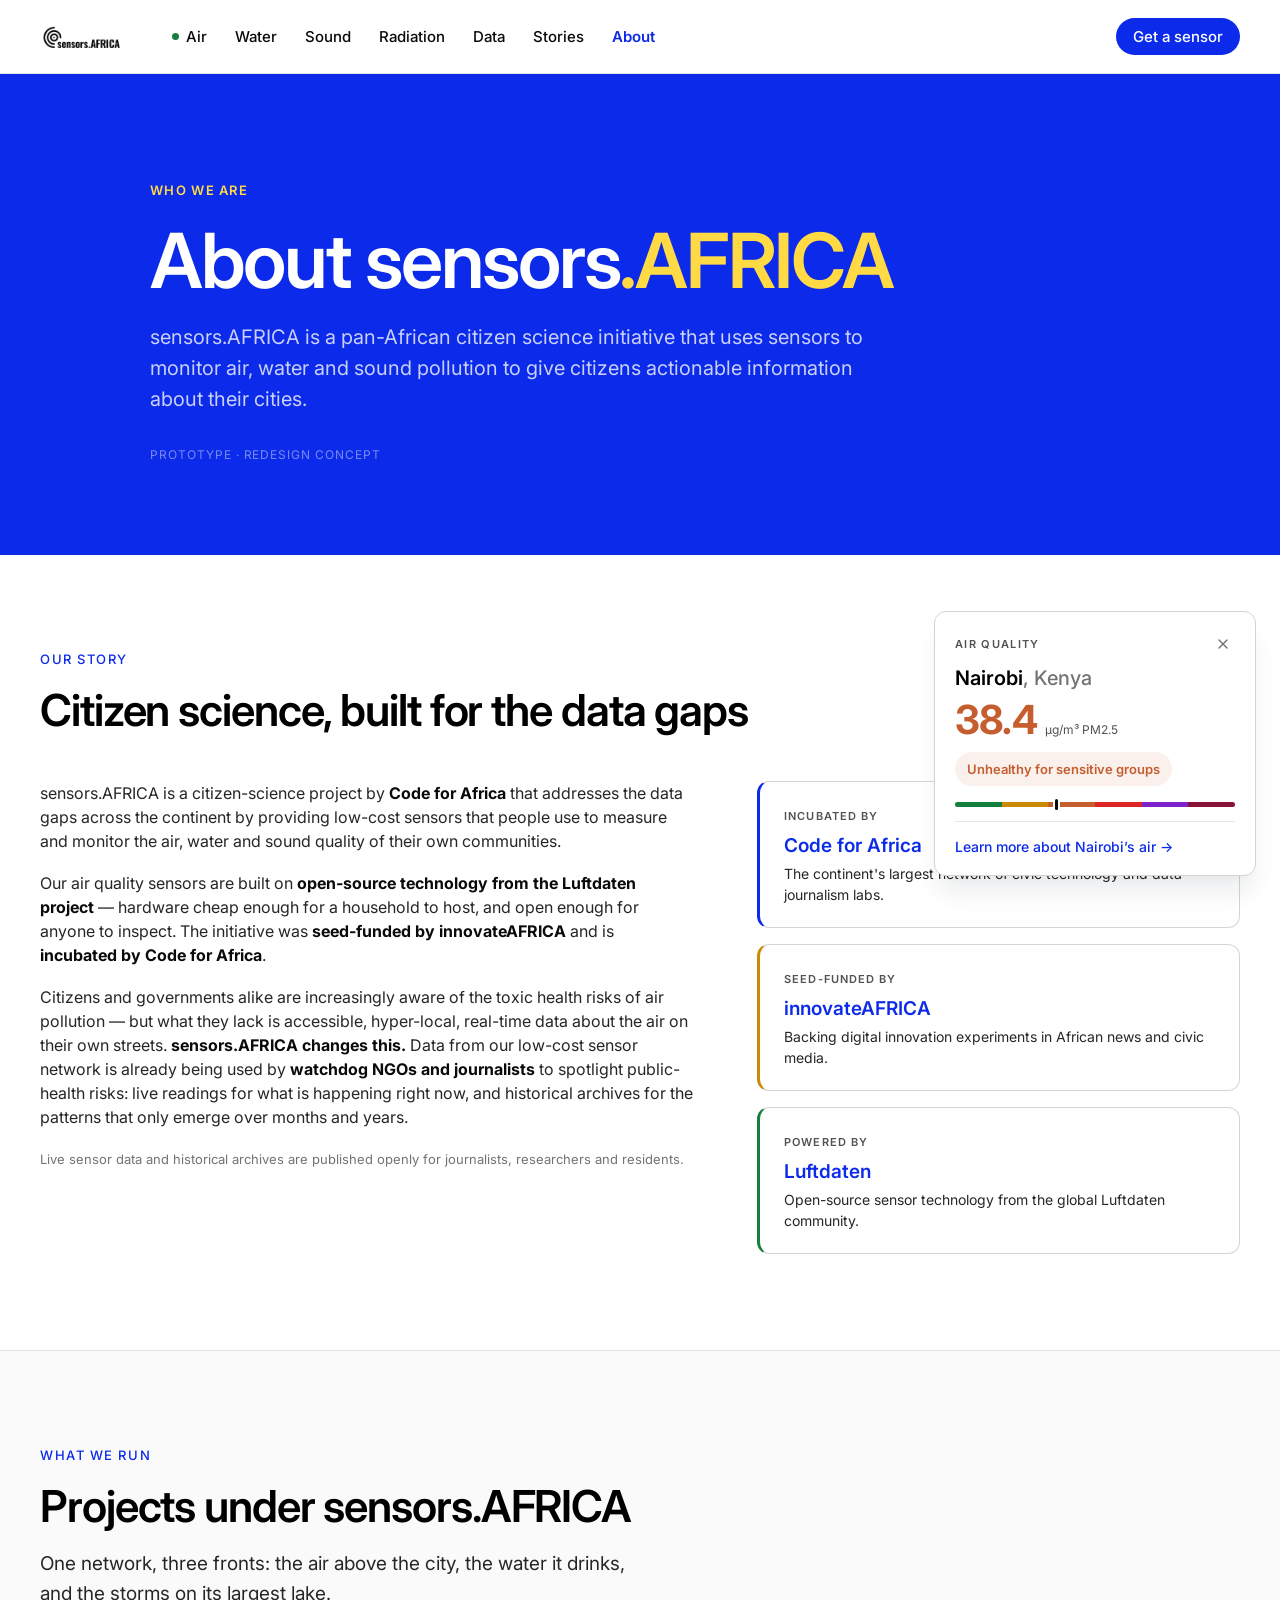
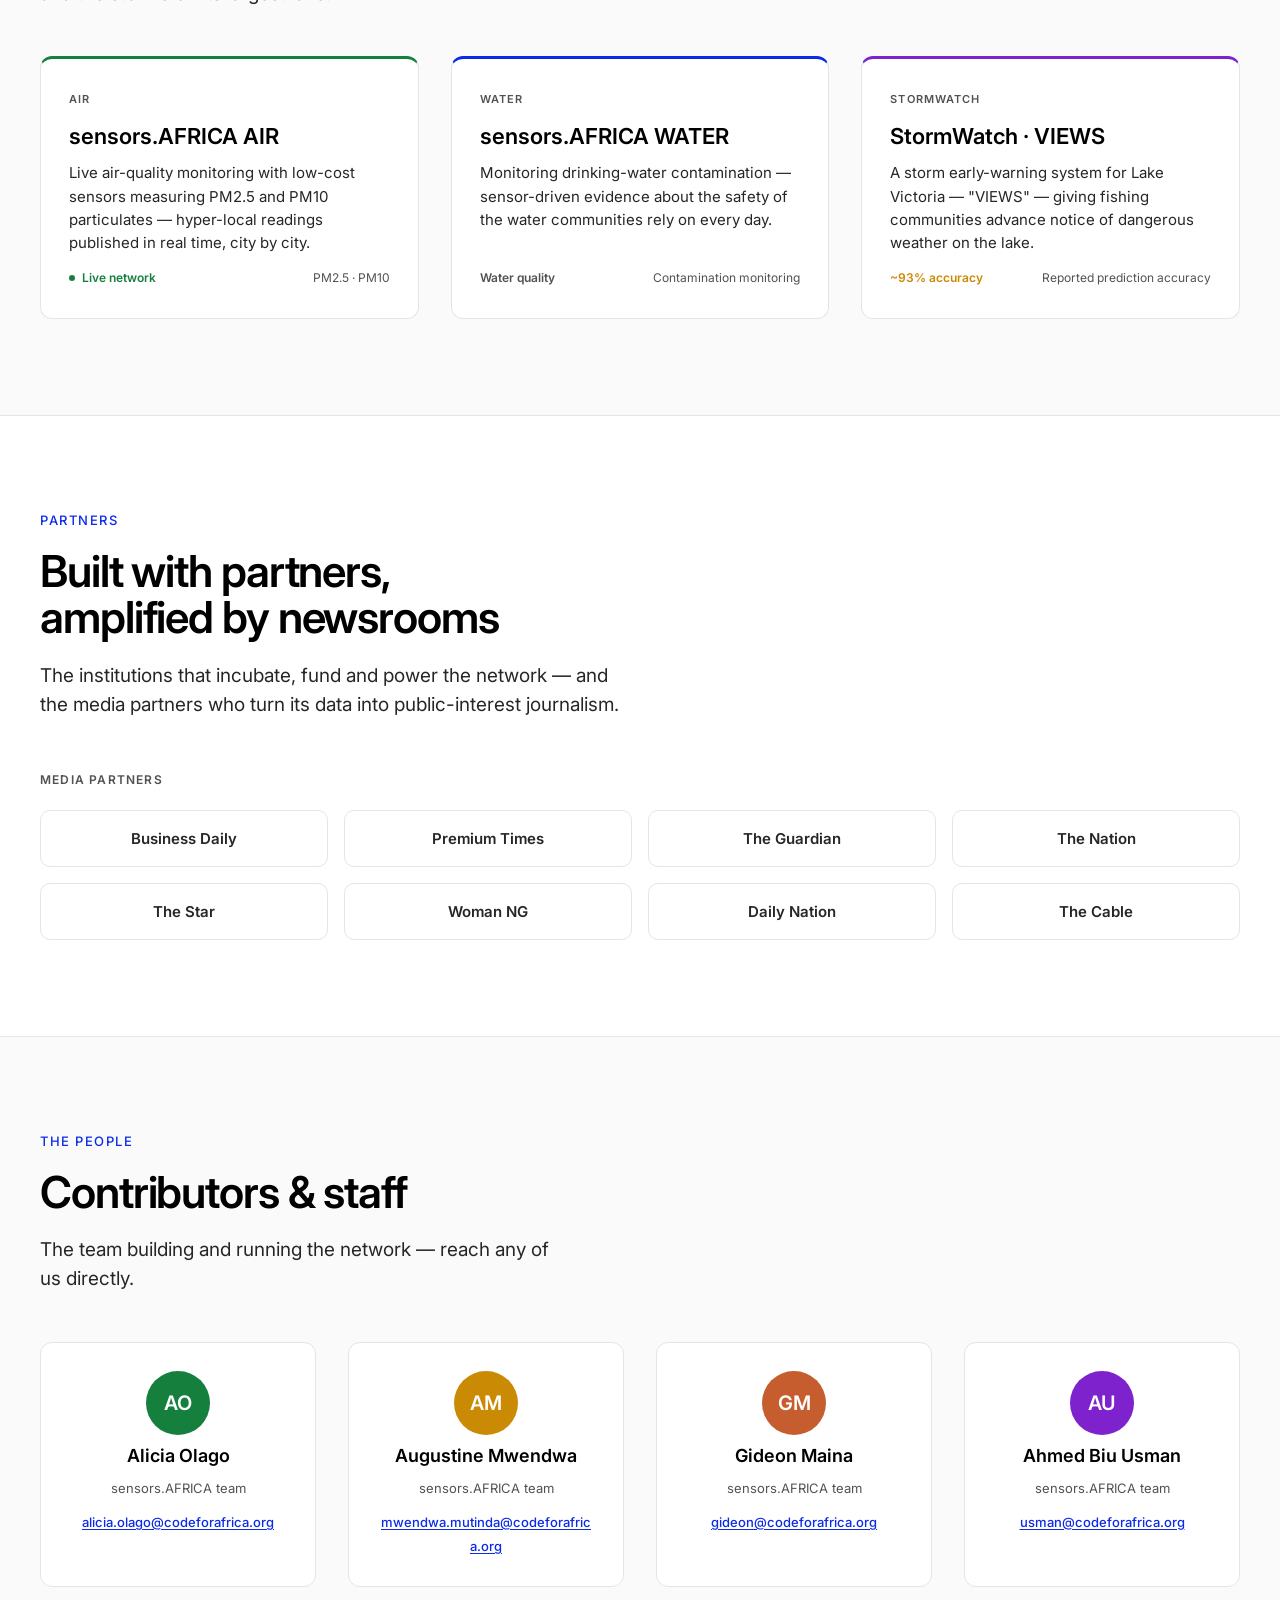
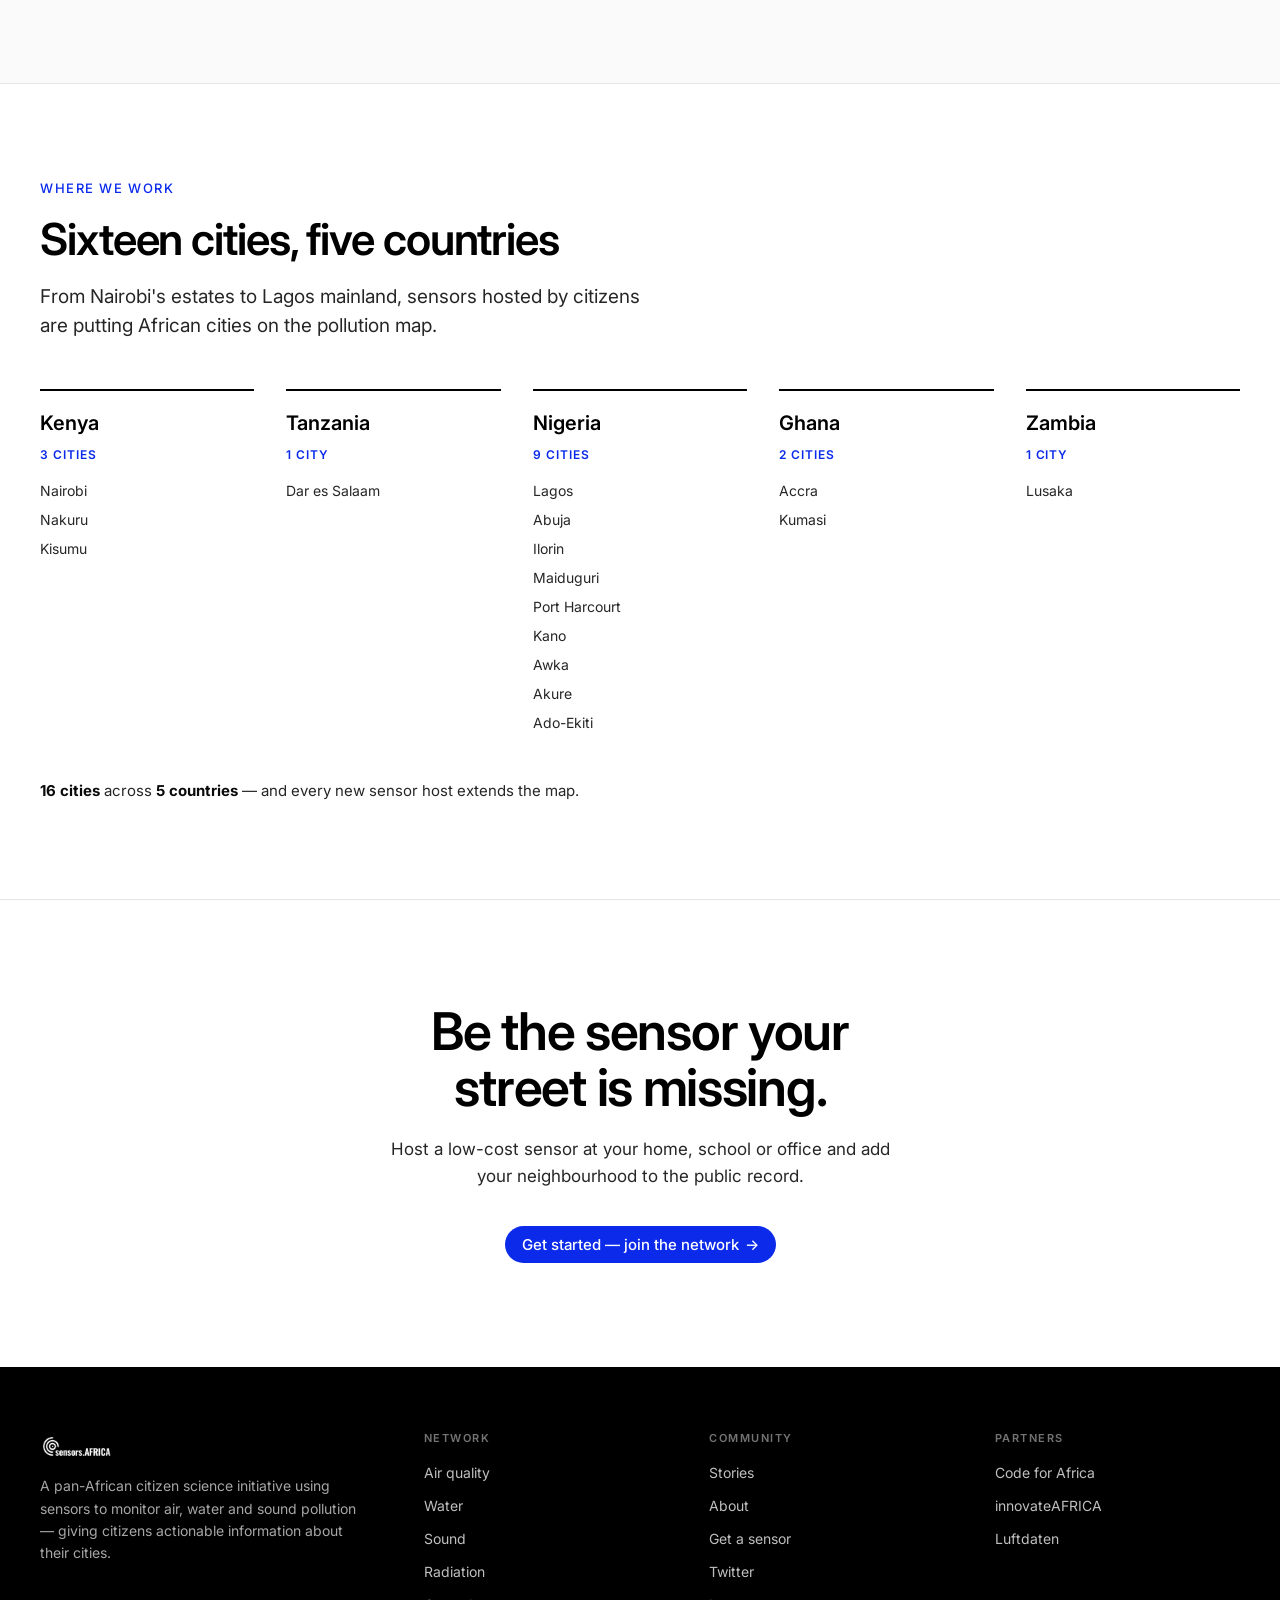
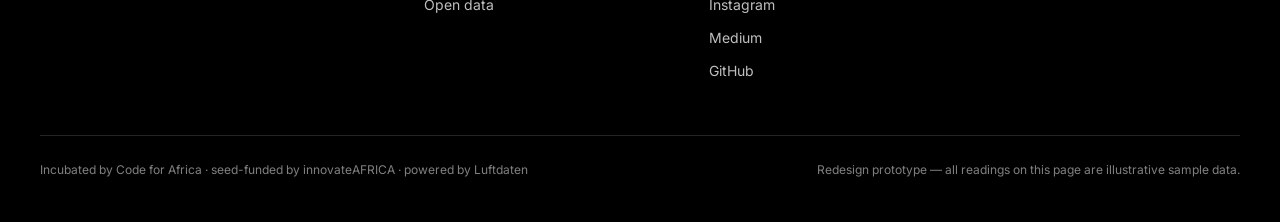
<file: redesign/about.html>
<!DOCTYPE html>
<html lang="en">
<head>
<meta charset="utf-8">
<meta name="viewport" content="width=device-width, initial-scale=1">
<title>About — sensors.AFRICA</title>
<meta name="description" content="sensors.AFRICA is a pan-African citizen science initiative by Code for Africa, using low-cost sensors to monitor air, water and sound pollution.">
<link rel="preconnect" href="https://fonts.googleapis.com">
<link rel="preconnect" href="https://fonts.gstatic.com" crossorigin>
<link href="https://fonts.googleapis.com/css2?family=Inter:ital,wght@0,400;0,500;0,600;0,700;1,400&display=swap" rel="stylesheet">
<link rel="stylesheet" href="assets/css/cfa-tokens.css">
<link rel="stylesheet" href="assets/css/cfa-site.css">
<link rel="stylesheet" href="assets/css/prototype.css">
</head>
<body data-page="about" data-footer-note="Redesign prototype — all readings on this page are illustrative sample data.">

<header id="site-header"></header>

<!-- ================= HERO ================= -->
<section class="hero-blue">
  <div class="cfa-wrap" style="max-width:980px;padding-top:104px;padding-bottom:88px">
    <p class="hero-eyebrow-gold">Who we are</p>
    <h1 style="font-size:clamp(44px,6vw,76px);line-height:1.0;letter-spacing:-0.03em;color:#ffffff;margin:0 0 24px">About sensors<span style="color:#ffda44">.AFRICA</span></h1>
    <p style="font-size:20px;line-height:1.55;color:rgba(255,255,255,0.78);max-width:56ch;margin:0">sensors.AFRICA is a pan-African citizen science initiative that uses sensors to monitor air, water and sound pollution to give citizens actionable information about their cities.</p>
    <p class="hero-note">Prototype · redesign concept</p>
  </div>
</section>

<!-- ================= OUR STORY ================= -->
<section class="cfa-section tight" style="border-bottom:1px solid var(--border-secondary)">
  <div class="cfa-wrap">
    <div class="cfa-section-head" style="margin-bottom:48px">
      <p class="cfa-section-eyebrow">Our story</p>
      <h2 class="cfa-section-title" style="font-size:44px">Citizen science, built for the data gaps</h2>
    </div>
    <div class="grid-2" style="grid-template-columns:1.15fr 0.85fr;gap:64px;align-items:start">
      <div style="display:flex;flex-direction:column;gap:18px;font-size:16px;line-height:1.65;color:var(--text-secondary)">
        <p style="margin:0">sensors.AFRICA is a citizen-science project by <strong style="color:#0a0a0a">Code for Africa</strong> that addresses the data gaps across the continent by providing low-cost sensors that people use to measure and monitor the air, water and sound quality of their own communities.</p>
        <p style="margin:0">Our air quality sensors are built on <strong style="color:#0a0a0a">open-source technology from the Luftdaten project</strong> — hardware cheap enough for a household to host, and open enough for anyone to inspect. The initiative was <strong style="color:#0a0a0a">seed-funded by innovateAFRICA</strong> and is <strong style="color:#0a0a0a">incubated by Code for Africa</strong>.</p>
        <p style="margin:0">Citizens and governments alike are increasingly aware of the toxic health risks of air pollution — but what they lack is accessible, hyper-local, real-time data about the air on their own streets. <strong style="color:#0a0a0a">sensors.AFRICA changes this.</strong> Data from our low-cost sensor network is already being used by <strong style="color:#0a0a0a">watchdog NGOs and journalists</strong> to spotlight public-health risks: live readings for what is happening right now, and historical archives for the patterns that only emerge over months and years.</p>
        <p style="margin:0;font-size:13px;color:var(--text-quaternary)">Live sensor data and historical archives are published openly for journalists, researchers and residents.</p>
      </div>
      <div style="display:flex;flex-direction:column;gap:16px">
        <a href="https://codeforafrica.org/" rel="noopener" style="text-decoration:none;color:inherit;border:1px solid var(--border-primary);border-radius:12px;padding:22px 24px;background:#fff;border-left:3px solid #0B2AEA">
          <div style="font-size:11px;font-weight:600;letter-spacing:0.1em;text-transform:uppercase;color:var(--text-tertiary);margin-bottom:6px">Incubated by</div>
          <div style="font:600 19px var(--font-display);color:#0B2AEA">Code for Africa</div>
          <div style="font-size:14px;line-height:1.5;color:var(--text-secondary);margin-top:6px">The continent's largest network of civic technology and data journalism labs.</div>
        </a>
        <a href="https://innovateafrica.fund/" rel="noopener" style="text-decoration:none;color:inherit;border:1px solid var(--border-primary);border-radius:12px;padding:22px 24px;background:#fff;border-left:3px solid #ca8a04">
          <div style="font-size:11px;font-weight:600;letter-spacing:0.1em;text-transform:uppercase;color:var(--text-tertiary);margin-bottom:6px">Seed-funded by</div>
          <div style="font:600 19px var(--font-display);color:#0B2AEA">innovateAFRICA</div>
          <div style="font-size:14px;line-height:1.5;color:var(--text-secondary);margin-top:6px">Backing digital innovation experiments in African news and civic media.</div>
        </a>
        <a href="https://luftdaten.info/" rel="noopener" style="text-decoration:none;color:inherit;border:1px solid var(--border-primary);border-radius:12px;padding:22px 24px;background:#fff;border-left:3px solid #15803d">
          <div style="font-size:11px;font-weight:600;letter-spacing:0.1em;text-transform:uppercase;color:var(--text-tertiary);margin-bottom:6px">Powered by</div>
          <div style="font:600 19px var(--font-display);color:#0B2AEA">Luftdaten</div>
          <div style="font-size:14px;line-height:1.5;color:var(--text-secondary);margin-top:6px">Open-source sensor technology from the global Luftdaten community.</div>
        </a>
      </div>
    </div>
  </div>
</section>

<!-- ================= PROJECTS ================= -->
<section class="cfa-section tight" style="border-bottom:1px solid var(--border-secondary);background:var(--bg-secondary)">
  <div class="cfa-wrap">
    <div class="cfa-section-head" style="margin-bottom:48px">
      <p class="cfa-section-eyebrow">What we run</p>
      <h2 class="cfa-section-title" style="font-size:44px">Projects under sensors.AFRICA</h2>
      <p class="cfa-section-lead">One network, three fronts: the air above the city, the water it drinks, and the storms on its largest lake.</p>
    </div>
    <div class="grid-3" style="gap:32px">
      <a class="hover-card" href="air.html" style="text-decoration:none;color:inherit;display:flex;flex-direction:column;gap:12px;background:#fff;border:1px solid var(--border-secondary);border-radius:12px;padding:28px;border-top:3px solid #15803d">
        <span style="font-size:11px;font-weight:600;letter-spacing:0.1em;text-transform:uppercase;color:var(--text-tertiary)">Air</span>
        <span style="font:600 22px var(--font-display);color:#000000">sensors.AFRICA AIR</span>
        <span style="font-size:15px;line-height:1.55;color:var(--text-secondary);flex:1">Live air-quality monitoring with low-cost sensors measuring PM2.5 and PM10 particulates — hyper-local readings published in real time, city by city.</span>
        <span style="display:flex;justify-content:space-between;gap:10px;font-size:12px;color:var(--text-tertiary)"><span style="display:inline-flex;align-items:center;gap:7px;font-weight:600;color:#15803d"><span style="width:6px;height:6px;border-radius:50%;background:#15803d"></span>Live network</span><span>PM2.5 · PM10</span></span>
      </a>
      <a class="hover-card" href="water.html" style="text-decoration:none;color:inherit;display:flex;flex-direction:column;gap:12px;background:#fff;border:1px solid var(--border-secondary);border-radius:12px;padding:28px;border-top:3px solid #0B2AEA">
        <span style="font-size:11px;font-weight:600;letter-spacing:0.1em;text-transform:uppercase;color:var(--text-tertiary)">Water</span>
        <span style="font:600 22px var(--font-display);color:#000000">sensors.AFRICA WATER</span>
        <span style="font-size:15px;line-height:1.55;color:var(--text-secondary);flex:1">Monitoring drinking-water contamination — sensor-driven evidence about the safety of the water communities rely on every day.</span>
        <span style="display:flex;justify-content:space-between;gap:10px;font-size:12px;color:var(--text-tertiary)"><span style="font-weight:600">Water quality</span><span>Contamination monitoring</span></span>
      </a>
      <a class="hover-card" href="stories.html" style="text-decoration:none;color:inherit;display:flex;flex-direction:column;gap:12px;background:#fff;border:1px solid var(--border-secondary);border-radius:12px;padding:28px;border-top:3px solid #7e22ce">
        <span style="font-size:11px;font-weight:600;letter-spacing:0.1em;text-transform:uppercase;color:var(--text-tertiary)">StormWatch</span>
        <span style="font:600 22px var(--font-display);color:#000000">StormWatch · VIEWS</span>
        <span style="font-size:15px;line-height:1.55;color:var(--text-secondary);flex:1">A storm early-warning system for Lake Victoria — "VIEWS" — giving fishing communities advance notice of dangerous weather on the lake.</span>
        <span style="display:flex;justify-content:space-between;gap:10px;font-size:12px;color:var(--text-tertiary)"><span style="font-weight:600;color:#ca8a04">~93% accuracy</span><span>Reported prediction accuracy</span></span>
      </a>
    </div>
  </div>
</section>

<!-- ================= PARTNERS & MEDIA ================= -->
<section class="cfa-section tight" style="border-bottom:1px solid var(--border-secondary)">
  <div class="cfa-wrap">
    <div class="cfa-section-head" style="margin-bottom:48px">
      <p class="cfa-section-eyebrow">Partners</p>
      <h2 class="cfa-section-title" style="font-size:44px">Built with partners, amplified by newsrooms</h2>
      <p class="cfa-section-lead">The institutions that incubate, fund and power the network — and the media partners who turn its data into public-interest journalism.</p>
    </div>
    <p style="font-size:12px;font-weight:600;letter-spacing:0.1em;text-transform:uppercase;color:var(--text-tertiary);margin:0 0 18px">Media partners</p>
    <div class="grid-4" style="gap:16px">
      <div style="border:1px solid var(--border-secondary);border-radius:10px;padding:18px 20px;background:#fff;text-align:center;font:600 15px var(--font-display);color:var(--text-secondary)">Business Daily</div>
      <div style="border:1px solid var(--border-secondary);border-radius:10px;padding:18px 20px;background:#fff;text-align:center;font:600 15px var(--font-display);color:var(--text-secondary)">Premium Times</div>
      <div style="border:1px solid var(--border-secondary);border-radius:10px;padding:18px 20px;background:#fff;text-align:center;font:600 15px var(--font-display);color:var(--text-secondary)">The Guardian</div>
      <div style="border:1px solid var(--border-secondary);border-radius:10px;padding:18px 20px;background:#fff;text-align:center;font:600 15px var(--font-display);color:var(--text-secondary)">The Nation</div>
      <div style="border:1px solid var(--border-secondary);border-radius:10px;padding:18px 20px;background:#fff;text-align:center;font:600 15px var(--font-display);color:var(--text-secondary)">The Star</div>
      <div style="border:1px solid var(--border-secondary);border-radius:10px;padding:18px 20px;background:#fff;text-align:center;font:600 15px var(--font-display);color:var(--text-secondary)">Woman NG</div>
      <div style="border:1px solid var(--border-secondary);border-radius:10px;padding:18px 20px;background:#fff;text-align:center;font:600 15px var(--font-display);color:var(--text-secondary)">Daily Nation</div>
      <div style="border:1px solid var(--border-secondary);border-radius:10px;padding:18px 20px;background:#fff;text-align:center;font:600 15px var(--font-display);color:var(--text-secondary)">The Cable</div>
    </div>
  </div>
</section>

<!-- ================= TEAM ================= -->
<section class="cfa-section tight" style="border-bottom:1px solid var(--border-secondary);background:var(--bg-secondary)">
  <div class="cfa-wrap">
    <div class="cfa-section-head" style="margin-bottom:48px">
      <p class="cfa-section-eyebrow">The people</p>
      <h2 class="cfa-section-title" style="font-size:44px">Contributors &amp; staff</h2>
      <p class="cfa-section-lead">The team building and running the network — reach any of us directly.</p>
    </div>
    <div class="grid-4" style="gap:32px">
      <div style="display:flex;flex-direction:column;gap:10px;background:#fff;border:1px solid var(--border-secondary);border-radius:12px;padding:28px;text-align:center;align-items:center">
        <span aria-hidden="true" style="width:64px;height:64px;border-radius:50%;display:flex;align-items:center;justify-content:center;font:600 20px var(--font-display);color:#ffffff;background:#15803d">AO</span>
        <span style="font:600 18px var(--font-display);color:#000000">Alicia Olago</span>
        <span style="font-size:13px;color:var(--text-tertiary)">sensors.AFRICA team</span>
        <a href="mailto:alicia.olago@codeforafrica.org" style="font-size:13px;font-weight:500;word-break:break-all">alicia.olago@codeforafrica.org</a>
      </div>
      <div style="display:flex;flex-direction:column;gap:10px;background:#fff;border:1px solid var(--border-secondary);border-radius:12px;padding:28px;text-align:center;align-items:center">
        <span aria-hidden="true" style="width:64px;height:64px;border-radius:50%;display:flex;align-items:center;justify-content:center;font:600 20px var(--font-display);color:#ffffff;background:#ca8a04">AM</span>
        <span style="font:600 18px var(--font-display);color:#000000">Augustine Mwendwa</span>
        <span style="font-size:13px;color:var(--text-tertiary)">sensors.AFRICA team</span>
        <a href="mailto:mwendwa.mutinda@codeforafrica.org" style="font-size:13px;font-weight:500;word-break:break-all">mwendwa.mutinda@codeforafrica.org</a>
      </div>
      <div style="display:flex;flex-direction:column;gap:10px;background:#fff;border:1px solid var(--border-secondary);border-radius:12px;padding:28px;text-align:center;align-items:center">
        <span aria-hidden="true" style="width:64px;height:64px;border-radius:50%;display:flex;align-items:center;justify-content:center;font:600 20px var(--font-display);color:#ffffff;background:#c65d2e">GM</span>
        <span style="font:600 18px var(--font-display);color:#000000">Gideon Maina</span>
        <span style="font-size:13px;color:var(--text-tertiary)">sensors.AFRICA team</span>
        <a href="mailto:gideon@codeforafrica.org" style="font-size:13px;font-weight:500;word-break:break-all">gideon@codeforafrica.org</a>
      </div>
      <div style="display:flex;flex-direction:column;gap:10px;background:#fff;border:1px solid var(--border-secondary);border-radius:12px;padding:28px;text-align:center;align-items:center">
        <span aria-hidden="true" style="width:64px;height:64px;border-radius:50%;display:flex;align-items:center;justify-content:center;font:600 20px var(--font-display);color:#ffffff;background:#7e22ce">AU</span>
        <span style="font:600 18px var(--font-display);color:#000000">Ahmed Biu Usman</span>
        <span style="font-size:13px;color:var(--text-tertiary)">sensors.AFRICA team</span>
        <a href="mailto:usman@codeforafrica.org" style="font-size:13px;font-weight:500;word-break:break-all">usman@codeforafrica.org</a>
      </div>
    </div>
  </div>
</section>

<!-- ================= WHERE WE WORK ================= -->
<section class="cfa-section tight" style="border-bottom:1px solid var(--border-secondary)">
  <div class="cfa-wrap">
    <div class="cfa-section-head" style="margin-bottom:48px">
      <p class="cfa-section-eyebrow">Where we work</p>
      <h2 class="cfa-section-title" style="font-size:44px">Sixteen cities, five countries</h2>
      <p class="cfa-section-lead">From Nairobi's estates to Lagos mainland, sensors hosted by citizens are putting African cities on the pollution map.</p>
    </div>
    <div class="grid-5" style="gap:32px">
      <div style="display:flex;flex-direction:column;gap:8px;padding-top:20px;border-top:2px solid #000000">
        <span style="font:600 20px var(--font-display);color:#000000">Kenya</span>
        <span style="font-size:12px;font-weight:600;letter-spacing:0.08em;text-transform:uppercase;color:#0B2AEA">3 cities</span>
        <div style="display:flex;flex-direction:column;gap:5px;margin-top:4px">
          <span style="font-size:14px;color:var(--text-secondary)">Nairobi</span>
          <span style="font-size:14px;color:var(--text-secondary)">Nakuru</span>
          <span style="font-size:14px;color:var(--text-secondary)">Kisumu</span>
        </div>
      </div>
      <div style="display:flex;flex-direction:column;gap:8px;padding-top:20px;border-top:2px solid #000000">
        <span style="font:600 20px var(--font-display);color:#000000">Tanzania</span>
        <span style="font-size:12px;font-weight:600;letter-spacing:0.08em;text-transform:uppercase;color:#0B2AEA">1 city</span>
        <div style="display:flex;flex-direction:column;gap:5px;margin-top:4px">
          <span style="font-size:14px;color:var(--text-secondary)">Dar es Salaam</span>
        </div>
      </div>
      <div style="display:flex;flex-direction:column;gap:8px;padding-top:20px;border-top:2px solid #000000">
        <span style="font:600 20px var(--font-display);color:#000000">Nigeria</span>
        <span style="font-size:12px;font-weight:600;letter-spacing:0.08em;text-transform:uppercase;color:#0B2AEA">9 cities</span>
        <div style="display:flex;flex-direction:column;gap:5px;margin-top:4px">
          <span style="font-size:14px;color:var(--text-secondary)">Lagos</span>
          <span style="font-size:14px;color:var(--text-secondary)">Abuja</span>
          <span style="font-size:14px;color:var(--text-secondary)">Ilorin</span>
          <span style="font-size:14px;color:var(--text-secondary)">Maiduguri</span>
          <span style="font-size:14px;color:var(--text-secondary)">Port Harcourt</span>
          <span style="font-size:14px;color:var(--text-secondary)">Kano</span>
          <span style="font-size:14px;color:var(--text-secondary)">Awka</span>
          <span style="font-size:14px;color:var(--text-secondary)">Akure</span>
          <span style="font-size:14px;color:var(--text-secondary)">Ado-Ekiti</span>
        </div>
      </div>
      <div style="display:flex;flex-direction:column;gap:8px;padding-top:20px;border-top:2px solid #000000">
        <span style="font:600 20px var(--font-display);color:#000000">Ghana</span>
        <span style="font-size:12px;font-weight:600;letter-spacing:0.08em;text-transform:uppercase;color:#0B2AEA">2 cities</span>
        <div style="display:flex;flex-direction:column;gap:5px;margin-top:4px">
          <span style="font-size:14px;color:var(--text-secondary)">Accra</span>
          <span style="font-size:14px;color:var(--text-secondary)">Kumasi</span>
        </div>
      </div>
      <div style="display:flex;flex-direction:column;gap:8px;padding-top:20px;border-top:2px solid #000000">
        <span style="font:600 20px var(--font-display);color:#000000">Zambia</span>
        <span style="font-size:12px;font-weight:600;letter-spacing:0.08em;text-transform:uppercase;color:#0B2AEA">1 city</span>
        <div style="display:flex;flex-direction:column;gap:5px;margin-top:4px">
          <span style="font-size:14px;color:var(--text-secondary)">Lusaka</span>
        </div>
      </div>
    </div>
    <p style="margin-top:44px;font-size:15px;color:var(--text-secondary)"><strong style="color:#0a0a0a">16 cities</strong> across <strong style="color:#0a0a0a">5 countries</strong> — and every new sensor host extends the map.</p>
  </div>
</section>

<!-- ================= CTA ================= -->
<section style="background:#fff">
  <div style="text-align:center;padding:104px 24px;max-width:760px;margin:0 auto">
    <h2 style="font:600 clamp(32px,4.4vw,52px)/1.08 var(--font-display);letter-spacing:-0.025em;color:#000000;margin:0">Be the sensor your street is missing.</h2>
    <p style="margin:20px auto 36px;color:var(--text-secondary);max-width:46ch;font-size:17px;line-height:1.6">Host a low-cost sensor at your home, school or office and add your neighbourhood to the public record.</p>
    <a class="btn primary" href="get-started.html" style="text-decoration:none">Get started — join the network <span class="arr">→</span></a>
  </div>
</section>

<footer id="site-footer"></footer>

<script src="assets/js/site.js"></script>
</body>
</html>
</file>
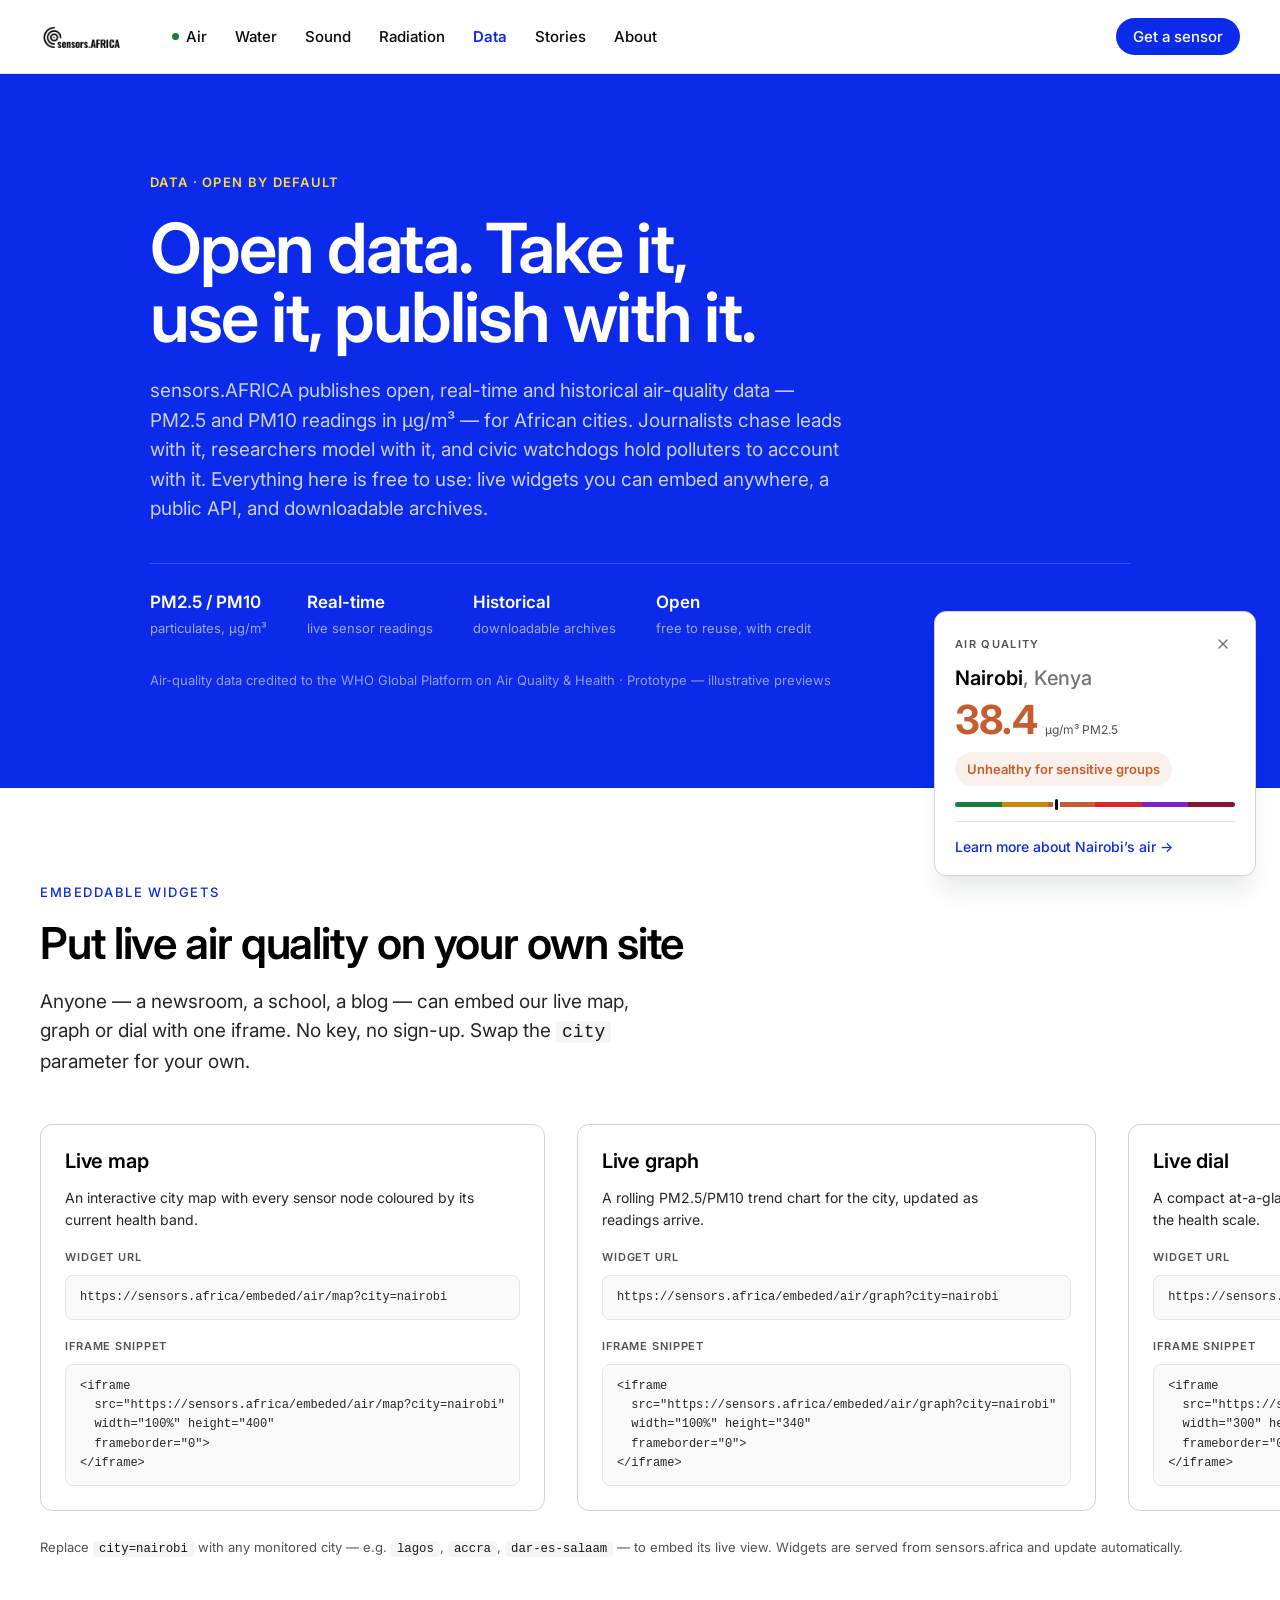
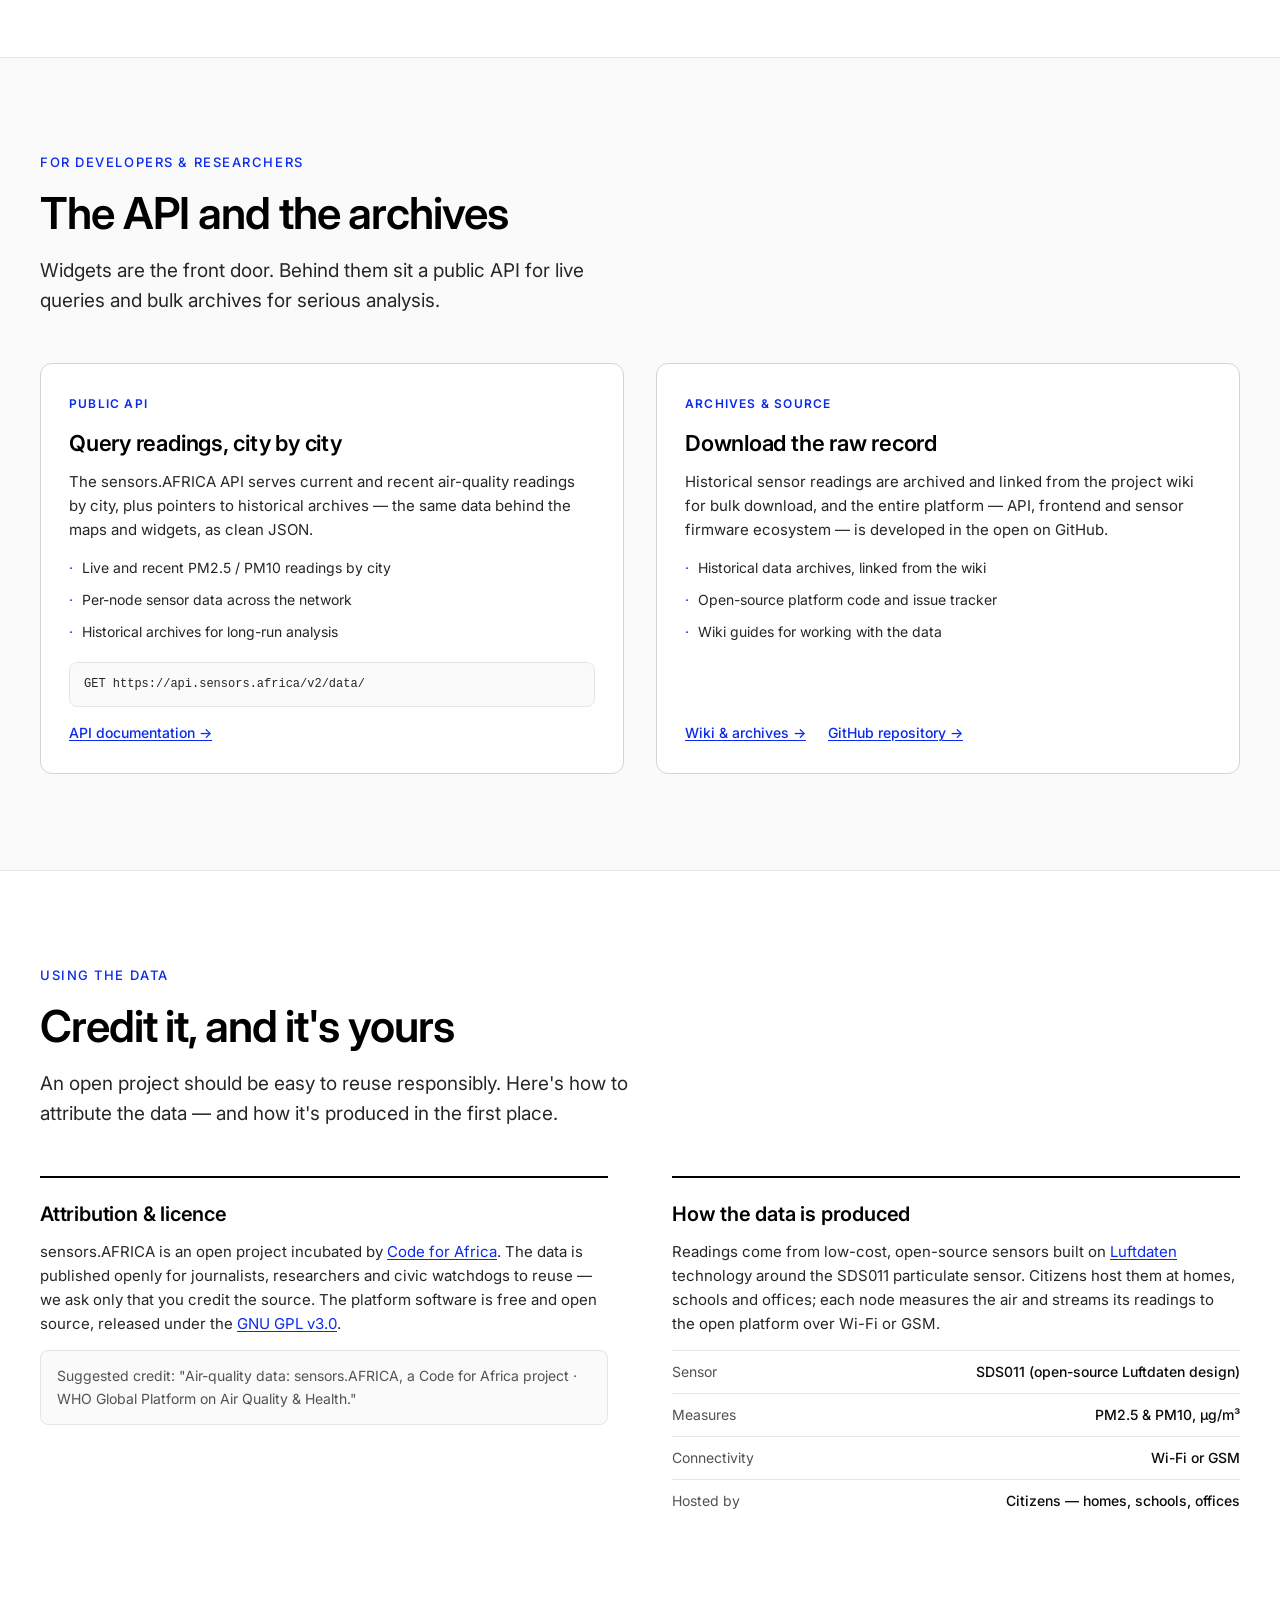
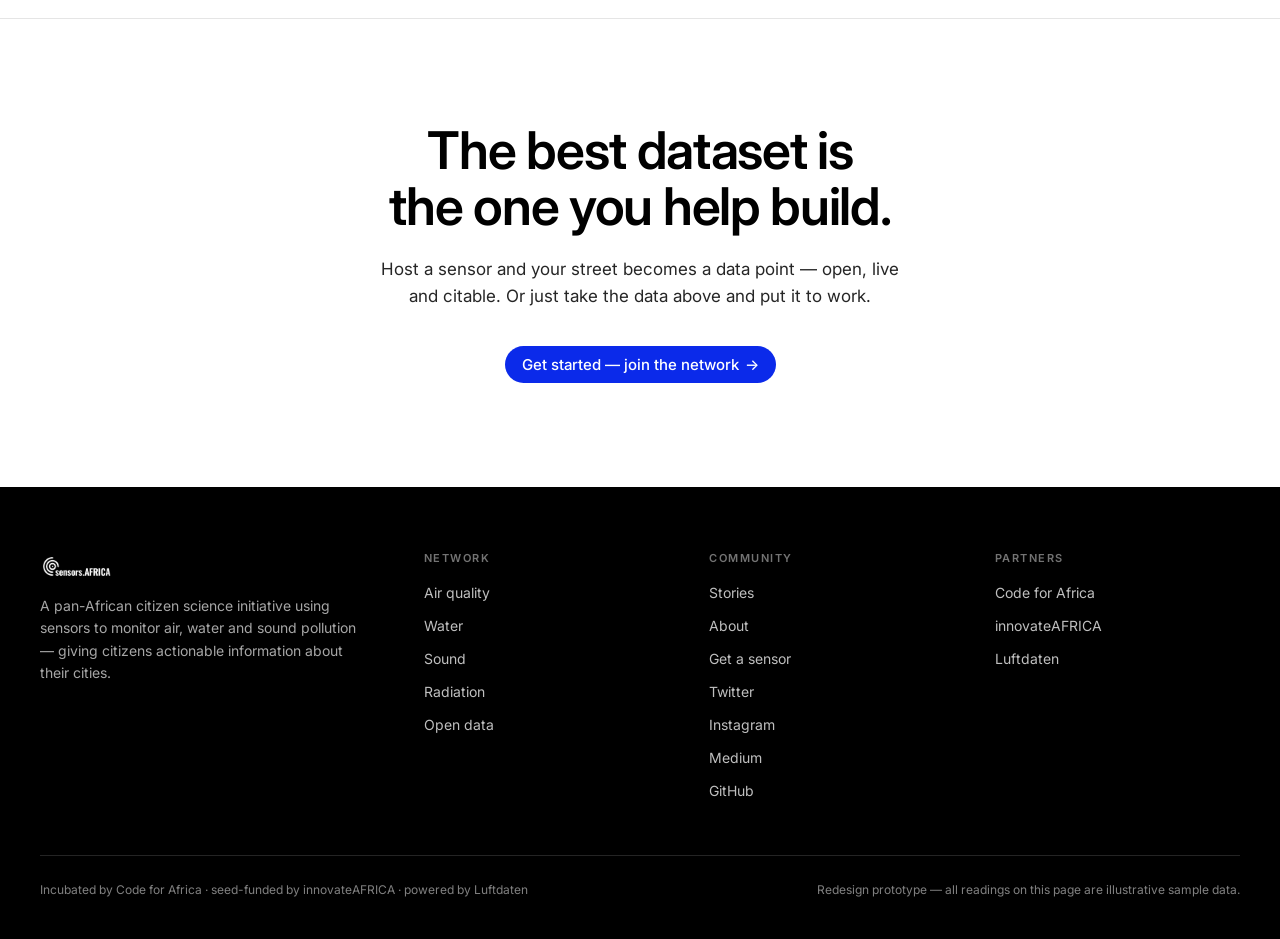
<file: redesign/data.html>
<!DOCTYPE html>
<html lang="en">
<head>
<meta charset="utf-8">
<meta name="viewport" content="width=device-width, initial-scale=1">
<title>Data — sensors.AFRICA</title>
<meta name="description" content="Open, real-time and historical air-quality data for African cities — embeddable widgets, a public API and downloadable archives from sensors.AFRICA.">
<link rel="preconnect" href="https://fonts.googleapis.com">
<link rel="preconnect" href="https://fonts.gstatic.com" crossorigin>
<link href="https://fonts.googleapis.com/css2?family=Inter:ital,wght@0,400;0,500;0,600;0,700;1,400&display=swap" rel="stylesheet">
<link rel="stylesheet" href="assets/css/cfa-tokens.css">
<link rel="stylesheet" href="assets/css/cfa-site.css">
<link rel="stylesheet" href="assets/css/prototype.css">
</head>
<body data-page="data" data-footer-note="Redesign prototype — all readings on this page are illustrative sample data.">

<header id="site-header"></header>

<!-- ================= HERO (blue) ================= -->
<section class="hero-blue">
  <div class="cfa-wrap" style="max-width:980px;padding-top:96px;padding-bottom:96px">
    <p class="hero-eyebrow-gold">Data · open by default</p>
    <h1 style="font-size:clamp(44px,5.4vw,72px);line-height:1.0;letter-spacing:-0.03em;color:#ffffff;margin:0 0 24px">Open data. Take it, use it, publish with it.</h1>
    <p style="font-size:19px;line-height:1.55;color:rgba(255,255,255,0.78);max-width:58ch;margin:0 0 40px">sensors.AFRICA publishes open, real-time and historical air-quality data — PM2.5 and PM10 readings in µg/m³ — for African cities. Journalists chase leads with it, researchers model with it, and civic watchdogs hold polluters to account with it. Everything here is free to use: live widgets you can embed anywhere, a public API, and downloadable archives.</p>
    <div style="display:flex;gap:40px;flex-wrap:wrap;padding-top:28px;border-top:1px solid rgba(255,255,255,0.2)">
      <div><div style="font:600 17px var(--font-display);color:#ffffff">PM2.5 / PM10</div><div style="font-size:13px;color:rgba(255,255,255,0.6);margin-top:4px">particulates, µg/m³</div></div>
      <div><div style="font:600 17px var(--font-display);color:#ffffff">Real-time</div><div style="font-size:13px;color:rgba(255,255,255,0.6);margin-top:4px">live sensor readings</div></div>
      <div><div style="font:600 17px var(--font-display);color:#ffffff">Historical</div><div style="font-size:13px;color:rgba(255,255,255,0.6);margin-top:4px">downloadable archives</div></div>
      <div><div style="font:600 17px var(--font-display);color:#ffffff">Open</div><div style="font-size:13px;color:rgba(255,255,255,0.6);margin-top:4px">free to reuse, with credit</div></div>
    </div>
    <p style="margin:28px 0 0;font-size:13px;color:rgba(255,255,255,0.55)">Air-quality data credited to the WHO Global Platform on Air Quality &amp; Health · Prototype — illustrative previews</p>
  </div>
</section>

<!-- ================= EMBEDDABLE WIDGETS ================= -->
<section class="cfa-section tight" id="embeds" style="border-bottom:1px solid var(--border-secondary)">
  <div class="cfa-wrap">
    <div class="cfa-section-head" style="margin-bottom:48px">
      <p class="cfa-section-eyebrow">Embeddable widgets</p>
      <h2 class="cfa-section-title" style="font-size:44px">Put live air quality on your own site</h2>
      <p class="cfa-section-lead">Anyone — a newsroom, a school, a blog — can embed our live map, graph or dial with one iframe. No key, no sign-up. Swap the <code>city</code> parameter for your own.</p>
    </div>
    <div class="grid-3" style="gap:32px">
      <article style="display:flex;flex-direction:column;gap:14px;border:1px solid var(--border-primary);border-radius:12px;padding:24px;background:#fff">
        <h3 style="font:600 20px var(--font-display);color:#000000;margin:0">Live map</h3>
        <p style="font-size:14px;line-height:1.55;color:var(--text-secondary);margin:0">An interactive city map with every sensor node coloured by its current health band.</p>
        <div>
          <div class="snippet-label">Widget URL</div>
          <pre class="snippet">https://sensors.africa/embeded/air/map?city=nairobi</pre>
        </div>
        <div style="flex:1">
          <div class="snippet-label">Iframe snippet</div>
          <pre class="snippet">&lt;iframe
  src="https://sensors.africa/embeded/air/map?city=nairobi"
  width="100%" height="400"
  frameborder="0"&gt;
&lt;/iframe&gt;</pre>
        </div>
      </article>
      <article style="display:flex;flex-direction:column;gap:14px;border:1px solid var(--border-primary);border-radius:12px;padding:24px;background:#fff">
        <h3 style="font:600 20px var(--font-display);color:#000000;margin:0">Live graph</h3>
        <p style="font-size:14px;line-height:1.55;color:var(--text-secondary);margin:0">A rolling PM2.5/PM10 trend chart for the city, updated as readings arrive.</p>
        <div>
          <div class="snippet-label">Widget URL</div>
          <pre class="snippet">https://sensors.africa/embeded/air/graph?city=nairobi</pre>
        </div>
        <div style="flex:1">
          <div class="snippet-label">Iframe snippet</div>
          <pre class="snippet">&lt;iframe
  src="https://sensors.africa/embeded/air/graph?city=nairobi"
  width="100%" height="340"
  frameborder="0"&gt;
&lt;/iframe&gt;</pre>
        </div>
      </article>
      <article style="display:flex;flex-direction:column;gap:14px;border:1px solid var(--border-primary);border-radius:12px;padding:24px;background:#fff">
        <h3 style="font:600 20px var(--font-display);color:#000000;margin:0">Live dial</h3>
        <p style="font-size:14px;line-height:1.55;color:var(--text-secondary);margin:0">A compact at-a-glance gauge showing the city's current reading on the health scale.</p>
        <div>
          <div class="snippet-label">Widget URL</div>
          <pre class="snippet">https://sensors.africa/embeded/air/dial?city=nairobi</pre>
        </div>
        <div style="flex:1">
          <div class="snippet-label">Iframe snippet</div>
          <pre class="snippet">&lt;iframe
  src="https://sensors.africa/embeded/air/dial?city=nairobi"
  width="300" height="250"
  frameborder="0"&gt;
&lt;/iframe&gt;</pre>
        </div>
      </article>
    </div>
    <p style="margin-top:24px;font-size:13px;color:var(--text-tertiary)">Replace <code>city=nairobi</code> with any monitored city — e.g. <code>lagos</code>, <code>accra</code>, <code>dar-es-salaam</code> — to embed its live view. Widgets are served from sensors.africa and update automatically.</p>
  </div>
</section>

<!-- ================= API + ARCHIVES ================= -->
<section class="cfa-section tight" id="api" style="border-bottom:1px solid var(--border-secondary);background:var(--bg-secondary)">
  <div class="cfa-wrap">
    <div class="cfa-section-head" style="margin-bottom:48px">
      <p class="cfa-section-eyebrow">For developers &amp; researchers</p>
      <h2 class="cfa-section-title" style="font-size:44px">The API and the archives</h2>
      <p class="cfa-section-lead">Widgets are the front door. Behind them sit a public API for live queries and bulk archives for serious analysis.</p>
    </div>
    <div class="grid-2" style="gap:32px">
      <article style="display:flex;flex-direction:column;gap:14px;border:1px solid var(--border-primary);border-radius:12px;padding:28px;background:#fff">
        <p style="margin:0;font-size:12px;font-weight:600;letter-spacing:0.1em;text-transform:uppercase;color:#0B2AEA">Public API</p>
        <h3 style="font:600 22px var(--font-display);color:#000000;margin:0">Query readings, city by city</h3>
        <p style="font-size:15px;line-height:1.6;color:var(--text-secondary);margin:0">The sensors.AFRICA API serves current and recent air-quality readings by city, plus pointers to historical archives — the same data behind the maps and widgets, as clean JSON.</p>
        <div style="display:flex;flex-direction:column;gap:8px;font-size:14px;color:var(--text-secondary)">
          <span style="display:flex;gap:9px"><span style="color:#0B2AEA">·</span>Live and recent PM2.5 / PM10 readings by city</span>
          <span style="display:flex;gap:9px"><span style="color:#0B2AEA">·</span>Per-node sensor data across the network</span>
          <span style="display:flex;gap:9px"><span style="color:#0B2AEA">·</span>Historical archives for long-run analysis</span>
        </div>
        <pre class="snippet" style="margin:4px 0 0">GET https://api.sensors.africa/v2/data/</pre>
        <a href="https://github.com/CodeForAfrica/sensors.AFRICA/wiki/APIs" rel="noopener" style="font-size:14px;font-weight:500;margin-top:auto">API documentation →</a>
      </article>
      <article style="display:flex;flex-direction:column;gap:14px;border:1px solid var(--border-primary);border-radius:12px;padding:28px;background:#fff">
        <p style="margin:0;font-size:12px;font-weight:600;letter-spacing:0.1em;text-transform:uppercase;color:#0B2AEA">Archives &amp; source</p>
        <h3 style="font:600 22px var(--font-display);color:#000000;margin:0">Download the raw record</h3>
        <p style="font-size:15px;line-height:1.6;color:var(--text-secondary);margin:0">Historical sensor readings are archived and linked from the project wiki for bulk download, and the entire platform — API, frontend and sensor firmware ecosystem — is developed in the open on GitHub.</p>
        <div style="display:flex;flex-direction:column;gap:8px;font-size:14px;color:var(--text-secondary)">
          <span style="display:flex;gap:9px"><span style="color:#0B2AEA">·</span>Historical data archives, linked from the wiki</span>
          <span style="display:flex;gap:9px"><span style="color:#0B2AEA">·</span>Open-source platform code and issue tracker</span>
          <span style="display:flex;gap:9px"><span style="color:#0B2AEA">·</span>Wiki guides for working with the data</span>
        </div>
        <div style="display:flex;gap:22px;flex-wrap:wrap;margin-top:auto">
          <a href="https://github.com/CodeForAfrica/sensors.AFRICA/wiki" rel="noopener" style="font-size:14px;font-weight:500">Wiki &amp; archives →</a>
          <a href="https://github.com/CodeForAfrica/sensors.AFRICA" rel="noopener" style="font-size:14px;font-weight:500">GitHub repository →</a>
        </div>
      </article>
    </div>
  </div>
</section>

<!-- ================= LICENCE + PROVENANCE ================= -->
<section class="cfa-section tight" id="use" style="border-bottom:1px solid var(--border-secondary)">
  <div class="cfa-wrap">
    <div class="cfa-section-head" style="margin-bottom:48px">
      <p class="cfa-section-eyebrow">Using the data</p>
      <h2 class="cfa-section-title" style="font-size:44px">Credit it, and it's yours</h2>
      <p class="cfa-section-lead">An open project should be easy to reuse responsibly. Here's how to attribute the data — and how it's produced in the first place.</p>
    </div>
    <div class="grid-2" style="gap:64px">
      <div style="display:flex;flex-direction:column;gap:14px;padding-top:24px;border-top:2px solid #000000">
        <h3 style="font:600 20px var(--font-display);color:#000000;margin:0">Attribution &amp; licence</h3>
        <p style="font-size:15px;line-height:1.6;color:var(--text-secondary);margin:0">sensors.AFRICA is an open project incubated by <a href="https://codeforafrica.org/" rel="noopener">Code for Africa</a>. The data is published openly for journalists, researchers and civic watchdogs to reuse — we ask only that you credit the source. The platform software is free and open source, released under the <a href="https://github.com/CodeForAfrica/sensors.AFRICA/blob/master/LICENSE" rel="noopener">GNU GPL v3.0</a>.</p>
        <p style="font-size:14px;line-height:1.6;color:var(--text-tertiary);margin:0;padding:14px 16px;background:var(--gray-25);border-radius:8px;border:1px solid var(--border-secondary)">Suggested credit: "Air-quality data: sensors.AFRICA, a Code for Africa project · WHO Global Platform on Air Quality &amp; Health."</p>
      </div>
      <div style="display:flex;flex-direction:column;gap:14px;padding-top:24px;border-top:2px solid #000000">
        <h3 style="font:600 20px var(--font-display);color:#000000;margin:0">How the data is produced</h3>
        <p style="font-size:15px;line-height:1.6;color:var(--text-secondary);margin:0">Readings come from low-cost, open-source sensors built on <a href="https://luftdaten.info/" rel="noopener">Luftdaten</a> technology around the SDS011 particulate sensor. Citizens host them at homes, schools and offices; each node measures the air and streams its readings to the open platform over Wi-Fi or GSM.</p>
        <div style="display:flex;flex-direction:column">
          <div class="spec-row" style="padding:9px 0;border-top:1px solid var(--border-secondary)"><span class="k">Sensor</span><span class="v">SDS011 (open-source Luftdaten design)</span></div>
          <div class="spec-row" style="padding:9px 0"><span class="k">Measures</span><span class="v">PM2.5 &amp; PM10, µg/m³</span></div>
          <div class="spec-row" style="padding:9px 0"><span class="k">Connectivity</span><span class="v">Wi-Fi or GSM</span></div>
          <div class="spec-row" style="padding:9px 0"><span class="k">Hosted by</span><span class="v">Citizens — homes, schools, offices</span></div>
        </div>
      </div>
    </div>
  </div>
</section>

<!-- ================= CTA ================= -->
<section style="background:#fff">
  <div style="text-align:center;padding:104px 24px;max-width:760px;margin:0 auto">
    <h2 style="font:600 clamp(32px,4.4vw,52px)/1.08 var(--font-display);letter-spacing:-0.025em;color:#000000;margin:0">The best dataset is the one you help build.</h2>
    <p style="margin:20px auto 36px;color:var(--text-secondary);max-width:48ch;font-size:17px;line-height:1.6">Host a sensor and your street becomes a data point — open, live and citable. Or just take the data above and put it to work.</p>
    <a class="btn primary" href="get-started.html" style="text-decoration:none">Get started — join the network <span class="arr">→</span></a>
  </div>
</section>

<footer id="site-footer"></footer>

<script src="assets/js/site.js"></script>
</body>
</html>
</file>
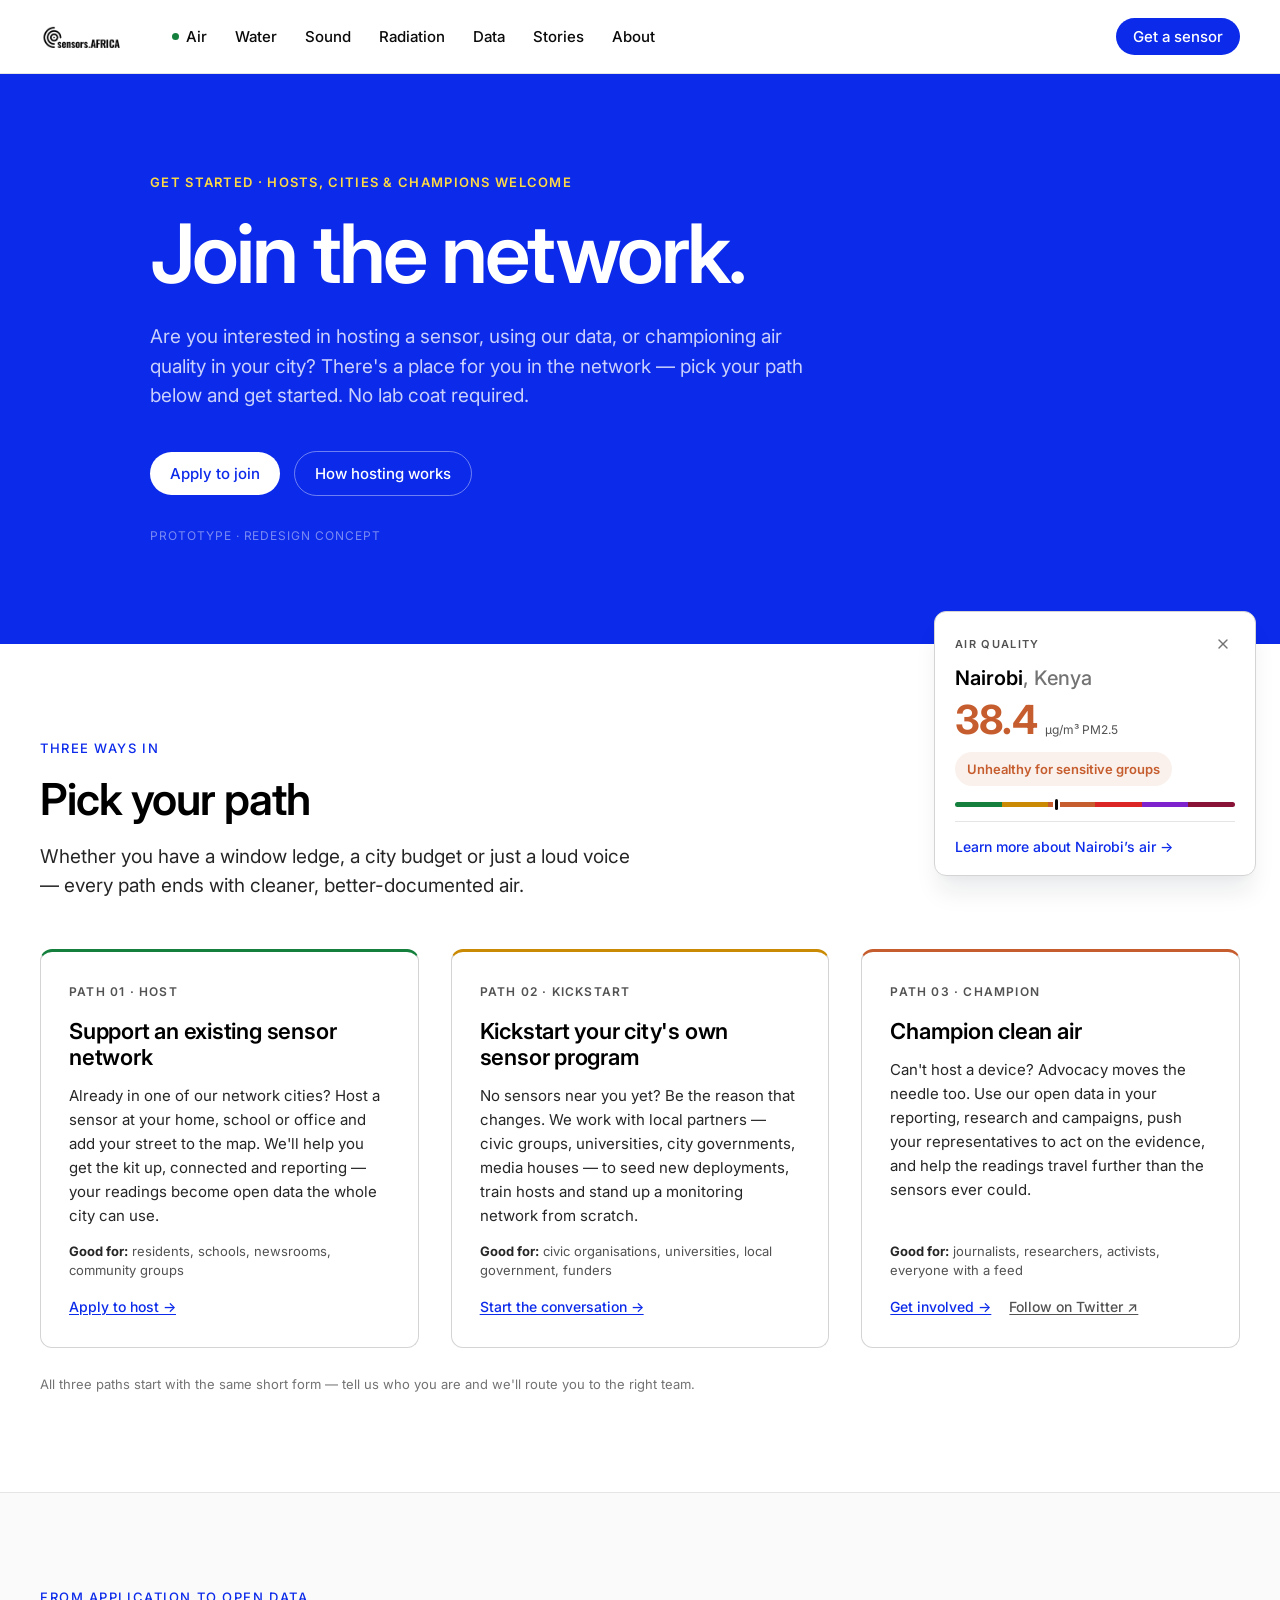
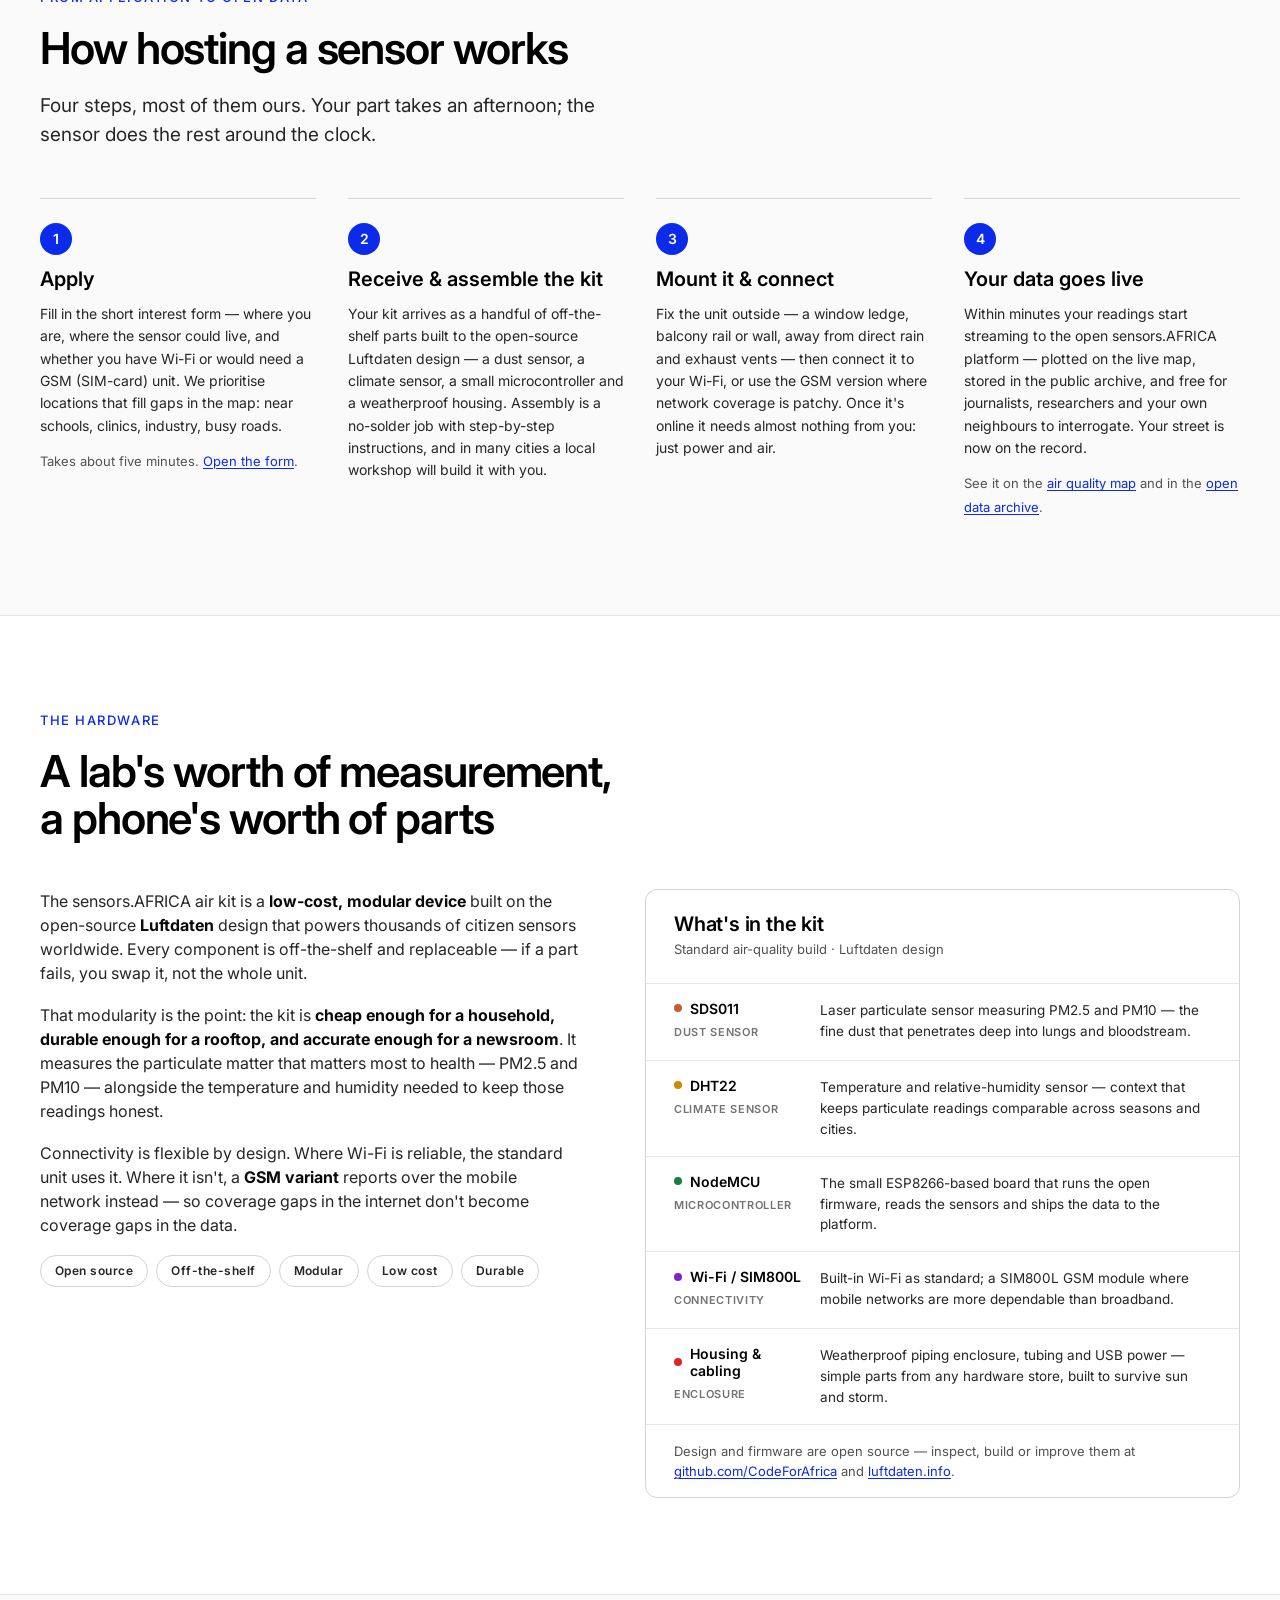
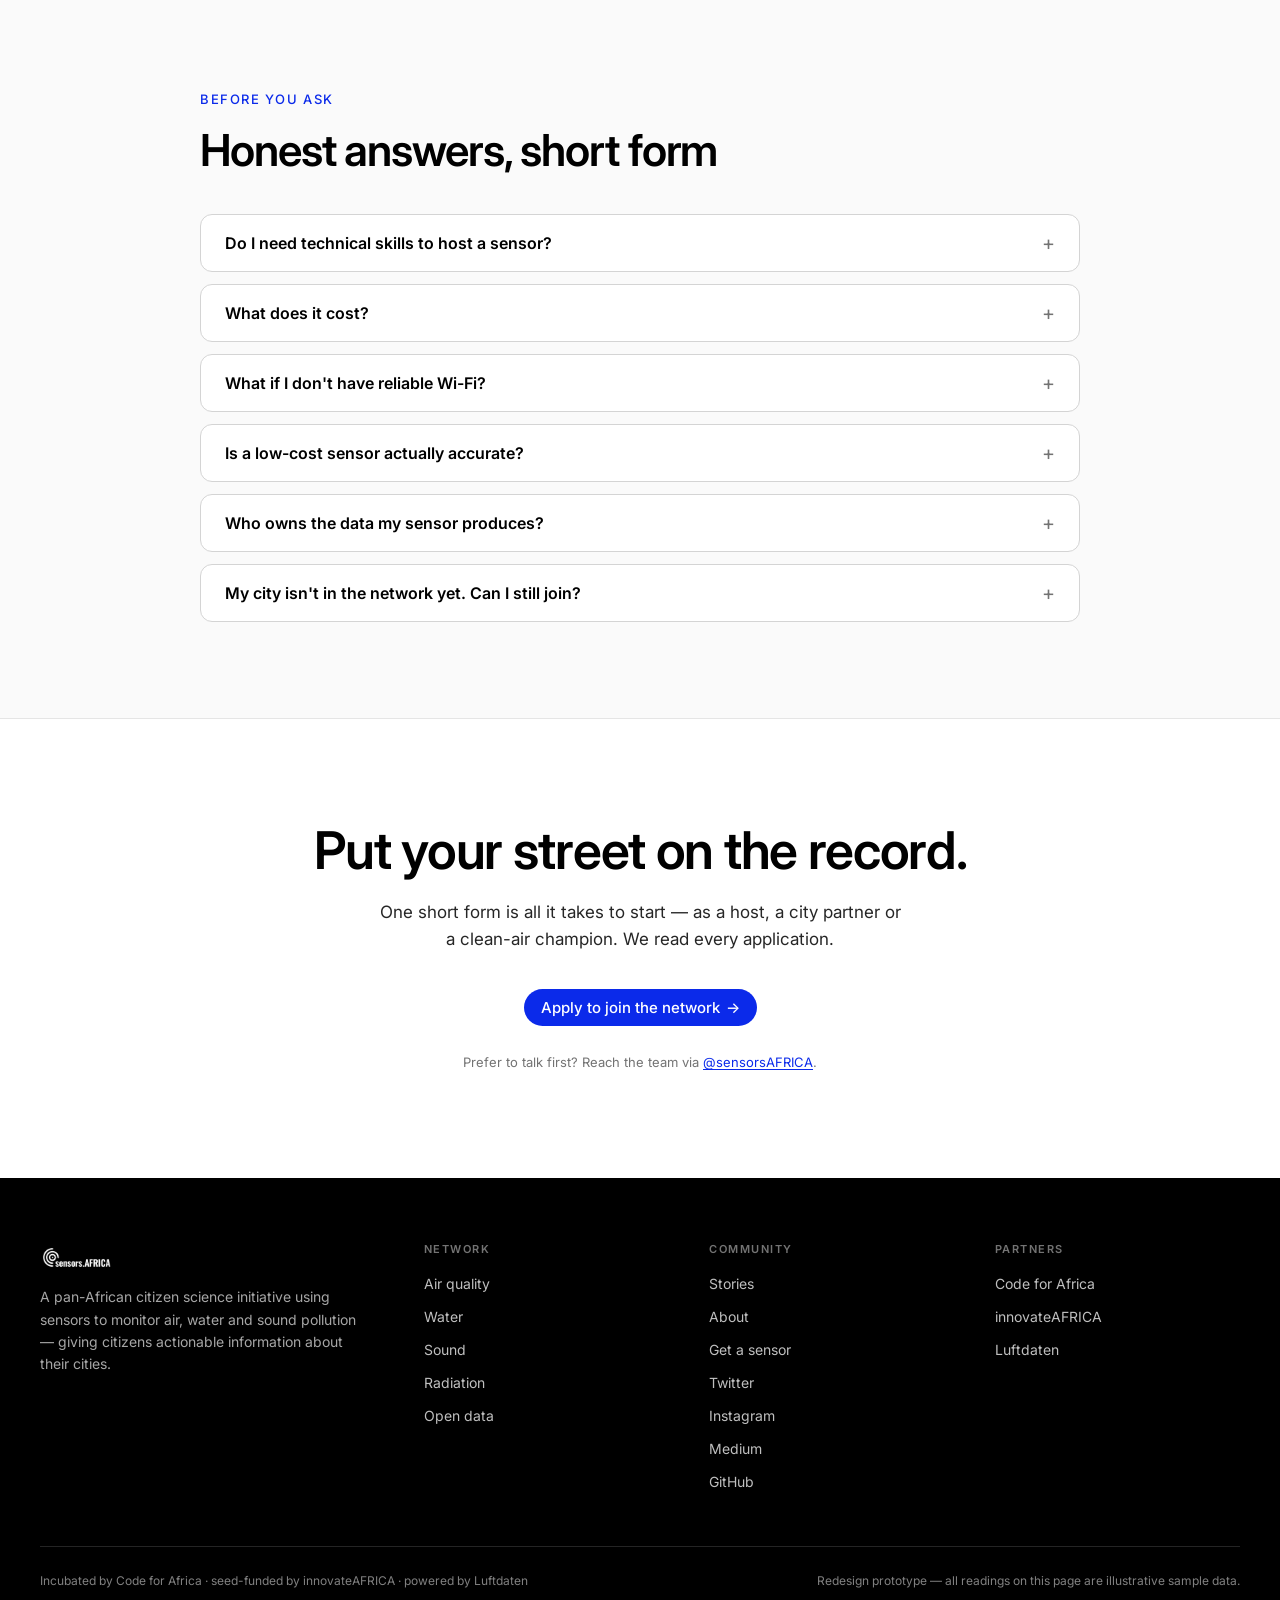
<file: redesign/get-started.html>
<!DOCTYPE html>
<html lang="en">
<head>
<meta charset="utf-8">
<meta name="viewport" content="width=device-width, initial-scale=1">
<title>Get started — sensors.AFRICA</title>
<meta name="description" content="Join the sensors.AFRICA network — host a sensor, kickstart your city's monitoring program, or champion clean air with open data.">
<link rel="preconnect" href="https://fonts.googleapis.com">
<link rel="preconnect" href="https://fonts.gstatic.com" crossorigin>
<link href="https://fonts.googleapis.com/css2?family=Inter:ital,wght@0,400;0,500;0,600;0,700;1,400&display=swap" rel="stylesheet">
<link rel="stylesheet" href="assets/css/cfa-tokens.css">
<link rel="stylesheet" href="assets/css/cfa-site.css">
<link rel="stylesheet" href="assets/css/prototype.css">
<style>
  .faq-item{border:1px solid var(--border-primary);border-radius:12px;background:#fff;overflow:hidden}
  .faq-q{width:100%;display:flex;justify-content:space-between;align-items:center;gap:16px;text-align:left;font:600 16px var(--font-display);color:#000000;background:transparent;border:0;cursor:pointer;padding:18px 24px}
  .faq-q:hover{color:#0B2AEA}
  .faq-q .ind{font:400 20px/1 Inter,sans-serif;color:var(--text-quaternary);flex:none}
  .faq-a{font-size:15px;line-height:1.6;color:var(--text-secondary);margin:0;padding:0 24px 20px}
</style>
</head>
<body data-page="get-started" data-footer-note="Redesign prototype — all readings on this page are illustrative sample data.">

<header id="site-header"></header>

<!-- ================= HERO (blue) ================= -->
<section class="hero-blue">
  <div class="cfa-wrap" style="max-width:980px;padding-top:96px;padding-bottom:96px">
    <p class="hero-eyebrow-gold">Get started · hosts, cities &amp; champions welcome</p>
    <h1 style="font-size:clamp(48px,6.4vw,84px);line-height:0.98;letter-spacing:-0.035em;color:#ffffff;margin:0 0 28px">Join the network.</h1>
    <p style="font-size:19px;line-height:1.55;color:rgba(255,255,255,0.78);max-width:56ch;margin:0 0 40px">Are you interested in hosting a sensor, using our data, or championing air quality in your city? There's a place for you in the network — pick your path below and get started. No lab coat required.</p>
    <div style="display:flex;gap:14px;flex-wrap:wrap;align-items:center">
      <a class="btn-white" href="https://docs.google.com/forms/d/e/1FAIpQLSdYwUWsyj5VQggCmpVh4O92VWt6NQ-J6kX-jN7uAa1FOELq0w/viewform" rel="noopener">Apply to join</a>
      <a class="btn-outline-light" href="#how-it-works">How hosting works</a>
    </div>
    <p class="hero-note">Prototype · redesign concept</p>
  </div>
</section>

<!-- ================= THREE PATHWAYS ================= -->
<section class="cfa-section tight" id="pathways" style="border-bottom:1px solid var(--border-secondary)">
  <div class="cfa-wrap">
    <div class="cfa-section-head" style="margin-bottom:48px">
      <p class="cfa-section-eyebrow">Three ways in</p>
      <h2 class="cfa-section-title" style="font-size:44px">Pick your path</h2>
      <p class="cfa-section-lead">Whether you have a window ledge, a city budget or just a loud voice — every path ends with cleaner, better-documented air.</p>
    </div>
    <div class="grid-3" style="gap:32px">
      <article style="display:flex;flex-direction:column;gap:14px;border:1px solid var(--border-primary);border-radius:12px;padding:28px;background:#fff;border-top:3px solid #15803d">
        <p style="margin:0;font-size:12px;font-weight:600;letter-spacing:0.1em;text-transform:uppercase;color:var(--text-tertiary)">Path 01 · Host</p>
        <h3 style="font:600 22px var(--font-display);color:#000000;margin:0">Support an existing sensor network</h3>
        <p style="font-size:15px;line-height:1.6;color:var(--text-secondary);margin:0;flex:1">Already in one of our network cities? Host a sensor at your home, school or office and add your street to the map. We'll help you get the kit up, connected and reporting — your readings become open data the whole city can use.</p>
        <p style="font-size:13px;line-height:1.5;color:var(--text-tertiary);margin:0"><strong style="color:var(--text-secondary)">Good for:</strong> residents, schools, newsrooms, community groups</p>
        <a href="https://docs.google.com/forms/d/e/1FAIpQLSdYwUWsyj5VQggCmpVh4O92VWt6NQ-J6kX-jN7uAa1FOELq0w/viewform" rel="noopener" style="font-size:14px;font-weight:500">Apply to host →</a>
      </article>
      <article style="display:flex;flex-direction:column;gap:14px;border:1px solid var(--border-primary);border-radius:12px;padding:28px;background:#fff;border-top:3px solid #ca8a04">
        <p style="margin:0;font-size:12px;font-weight:600;letter-spacing:0.1em;text-transform:uppercase;color:var(--text-tertiary)">Path 02 · Kickstart</p>
        <h3 style="font:600 22px var(--font-display);color:#000000;margin:0">Kickstart your city's own sensor program</h3>
        <p style="font-size:15px;line-height:1.6;color:var(--text-secondary);margin:0;flex:1">No sensors near you yet? Be the reason that changes. We work with local partners — civic groups, universities, city governments, media houses — to seed new deployments, train hosts and stand up a monitoring network from scratch.</p>
        <p style="font-size:13px;line-height:1.5;color:var(--text-tertiary);margin:0"><strong style="color:var(--text-secondary)">Good for:</strong> civic organisations, universities, local government, funders</p>
        <a href="https://docs.google.com/forms/d/e/1FAIpQLSdYwUWsyj5VQggCmpVh4O92VWt6NQ-J6kX-jN7uAa1FOELq0w/viewform" rel="noopener" style="font-size:14px;font-weight:500">Start the conversation →</a>
      </article>
      <article style="display:flex;flex-direction:column;gap:14px;border:1px solid var(--border-primary);border-radius:12px;padding:28px;background:#fff;border-top:3px solid #c65d2e">
        <p style="margin:0;font-size:12px;font-weight:600;letter-spacing:0.1em;text-transform:uppercase;color:var(--text-tertiary)">Path 03 · Champion</p>
        <h3 style="font:600 22px var(--font-display);color:#000000;margin:0">Champion clean air</h3>
        <p style="font-size:15px;line-height:1.6;color:var(--text-secondary);margin:0;flex:1">Can't host a device? Advocacy moves the needle too. Use our open data in your reporting, research and campaigns, push your representatives to act on the evidence, and help the readings travel further than the sensors ever could.</p>
        <p style="font-size:13px;line-height:1.5;color:var(--text-tertiary);margin:0"><strong style="color:var(--text-secondary)">Good for:</strong> journalists, researchers, activists, everyone with a feed</p>
        <div style="display:flex;gap:18px;flex-wrap:wrap">
          <a href="https://docs.google.com/forms/d/e/1FAIpQLSdYwUWsyj5VQggCmpVh4O92VWt6NQ-J6kX-jN7uAa1FOELq0w/viewform" rel="noopener" style="font-size:14px;font-weight:500">Get involved →</a>
          <a href="https://twitter.com/sensorsAFRICA/" rel="noopener" style="font-size:14px;font-weight:500;color:var(--text-tertiary)">Follow on Twitter ↗</a>
        </div>
      </article>
    </div>
    <p style="margin-top:24px;font-size:13px;color:var(--text-quaternary)">All three paths start with the same short form — tell us who you are and we'll route you to the right team.</p>
  </div>
</section>

<!-- ================= HOW HOSTING WORKS ================= -->
<section class="cfa-section tight" id="how-it-works" style="border-bottom:1px solid var(--border-secondary);background:var(--bg-secondary)">
  <div class="cfa-wrap">
    <div class="cfa-section-head" style="margin-bottom:48px">
      <p class="cfa-section-eyebrow">From application to open data</p>
      <h2 class="cfa-section-title" style="font-size:44px">How hosting a sensor works</h2>
      <p class="cfa-section-lead">Four steps, most of them ours. Your part takes an afternoon; the sensor does the rest around the clock.</p>
    </div>
    <div class="grid-4" style="gap:32px">
      <div style="display:flex;flex-direction:column;gap:12px;padding-top:24px;border-top:1px solid var(--border-primary)">
        <span style="font:600 14px/1 var(--font-sans);color:#fff;width:32px;height:32px;border-radius:50%;display:flex;align-items:center;justify-content:center;background:#0B2AEA">1</span>
        <span style="font:600 20px var(--font-display);color:#000000">Apply</span>
        <span style="font-size:14px;line-height:1.6;color:var(--text-secondary)">Fill in the short interest form — where you are, where the sensor could live, and whether you have Wi-Fi or would need a GSM (SIM-card) unit. We prioritise locations that fill gaps in the map: near schools, clinics, industry, busy roads.</span>
        <span style="font-size:13px;color:var(--text-tertiary)">Takes about five minutes. <a href="https://docs.google.com/forms/d/e/1FAIpQLSdYwUWsyj5VQggCmpVh4O92VWt6NQ-J6kX-jN7uAa1FOELq0w/viewform" rel="noopener">Open the form</a>.</span>
      </div>
      <div style="display:flex;flex-direction:column;gap:12px;padding-top:24px;border-top:1px solid var(--border-primary)">
        <span style="font:600 14px/1 var(--font-sans);color:#fff;width:32px;height:32px;border-radius:50%;display:flex;align-items:center;justify-content:center;background:#0B2AEA">2</span>
        <span style="font:600 20px var(--font-display);color:#000000">Receive &amp; assemble the kit</span>
        <span style="font-size:14px;line-height:1.6;color:var(--text-secondary)">Your kit arrives as a handful of off-the-shelf parts built to the open-source Luftdaten design — a dust sensor, a climate sensor, a small microcontroller and a weatherproof housing. Assembly is a no-solder job with step-by-step instructions, and in many cities a local workshop will build it with you.</span>
      </div>
      <div style="display:flex;flex-direction:column;gap:12px;padding-top:24px;border-top:1px solid var(--border-primary)">
        <span style="font:600 14px/1 var(--font-sans);color:#fff;width:32px;height:32px;border-radius:50%;display:flex;align-items:center;justify-content:center;background:#0B2AEA">3</span>
        <span style="font:600 20px var(--font-display);color:#000000">Mount it &amp; connect</span>
        <span style="font-size:14px;line-height:1.6;color:var(--text-secondary)">Fix the unit outside — a window ledge, balcony rail or wall, away from direct rain and exhaust vents — then connect it to your Wi-Fi, or use the GSM version where network coverage is patchy. Once it's online it needs almost nothing from you: just power and air.</span>
      </div>
      <div style="display:flex;flex-direction:column;gap:12px;padding-top:24px;border-top:1px solid var(--border-primary)">
        <span style="font:600 14px/1 var(--font-sans);color:#fff;width:32px;height:32px;border-radius:50%;display:flex;align-items:center;justify-content:center;background:#0B2AEA">4</span>
        <span style="font:600 20px var(--font-display);color:#000000">Your data goes live</span>
        <span style="font-size:14px;line-height:1.6;color:var(--text-secondary)">Within minutes your readings start streaming to the open sensors.AFRICA platform — plotted on the live map, stored in the public archive, and free for journalists, researchers and your own neighbours to interrogate. Your street is now on the record.</span>
        <span style="font-size:13px;color:var(--text-tertiary)">See it on the <a href="air.html">air quality map</a> and in the <a href="data.html">open data archive</a>.</span>
      </div>
    </div>
  </div>
</section>

<!-- ================= HARDWARE ================= -->
<section class="cfa-section tight" id="hardware" style="border-bottom:1px solid var(--border-secondary)">
  <div class="cfa-wrap">
    <div class="cfa-section-head" style="margin-bottom:48px">
      <p class="cfa-section-eyebrow">The hardware</p>
      <h2 class="cfa-section-title" style="font-size:44px">A lab's worth of measurement, a phone's worth of parts</h2>
    </div>
    <div class="grid-2" style="grid-template-columns:1fr 1.1fr;gap:64px;align-items:start">
      <div style="display:flex;flex-direction:column;gap:18px;font-size:16px;line-height:1.65;color:var(--text-secondary)">
        <p style="margin:0">The sensors.AFRICA air kit is a <strong style="color:#0a0a0a">low-cost, modular device</strong> built on the open-source <strong style="color:#0a0a0a">Luftdaten</strong> design that powers thousands of citizen sensors worldwide. Every component is off-the-shelf and replaceable — if a part fails, you swap it, not the whole unit.</p>
        <p style="margin:0">That modularity is the point: the kit is <strong style="color:#0a0a0a">cheap enough for a household, durable enough for a rooftop, and accurate enough for a newsroom</strong>. It measures the particulate matter that matters most to health — PM2.5 and PM10 — alongside the temperature and humidity needed to keep those readings honest.</p>
        <p style="margin:0">Connectivity is flexible by design. Where Wi-Fi is reliable, the standard unit uses it. Where it isn't, a <strong style="color:#0a0a0a">GSM variant</strong> reports over the mobile network instead — so coverage gaps in the internet don't become coverage gaps in the data.</p>
        <div style="display:flex;gap:8px;flex-wrap:wrap" aria-label="Kit qualities">
          <span style="font-size:12px;font-weight:600;letter-spacing:0.04em;color:var(--text-secondary);border:1px solid var(--border-primary);border-radius:9999px;padding:5px 14px">Open source</span>
          <span style="font-size:12px;font-weight:600;letter-spacing:0.04em;color:var(--text-secondary);border:1px solid var(--border-primary);border-radius:9999px;padding:5px 14px">Off-the-shelf</span>
          <span style="font-size:12px;font-weight:600;letter-spacing:0.04em;color:var(--text-secondary);border:1px solid var(--border-primary);border-radius:9999px;padding:5px 14px">Modular</span>
          <span style="font-size:12px;font-weight:600;letter-spacing:0.04em;color:var(--text-secondary);border:1px solid var(--border-primary);border-radius:9999px;padding:5px 14px">Low cost</span>
          <span style="font-size:12px;font-weight:600;letter-spacing:0.04em;color:var(--text-secondary);border:1px solid var(--border-primary);border-radius:9999px;padding:5px 14px">Durable</span>
        </div>
      </div>
      <div style="border:1px solid var(--border-primary);border-radius:12px;background:#fff;overflow:hidden">
        <div style="padding:22px 28px;border-bottom:1px solid var(--border-secondary)">
          <h3 style="font:600 20px var(--font-display);color:#000000;margin:0">What's in the kit</h3>
          <span style="font-size:13px;color:var(--text-tertiary)">Standard air-quality build · Luftdaten design</span>
        </div>
        <div style="display:flex;flex-direction:column">
          <div style="display:grid;grid-template-columns:130px 1fr;gap:16px;padding:16px 28px;border-bottom:1px solid var(--border-secondary)">
            <div style="display:flex;flex-direction:column;gap:3px">
              <span style="display:flex;align-items:center;gap:8px;font:600 14px var(--font-display);color:#000000"><span style="width:8px;height:8px;border-radius:50%;flex:none;background:#c65d2e"></span>SDS011</span>
              <span style="font-size:11px;font-weight:600;letter-spacing:0.06em;text-transform:uppercase;color:var(--text-quaternary)">Dust sensor</span>
            </div>
            <span style="font-size:13.5px;line-height:1.55;color:var(--text-secondary)">Laser particulate sensor measuring PM2.5 and PM10 — the fine dust that penetrates deep into lungs and bloodstream.</span>
          </div>
          <div style="display:grid;grid-template-columns:130px 1fr;gap:16px;padding:16px 28px;border-bottom:1px solid var(--border-secondary)">
            <div style="display:flex;flex-direction:column;gap:3px">
              <span style="display:flex;align-items:center;gap:8px;font:600 14px var(--font-display);color:#000000"><span style="width:8px;height:8px;border-radius:50%;flex:none;background:#ca8a04"></span>DHT22</span>
              <span style="font-size:11px;font-weight:600;letter-spacing:0.06em;text-transform:uppercase;color:var(--text-quaternary)">Climate sensor</span>
            </div>
            <span style="font-size:13.5px;line-height:1.55;color:var(--text-secondary)">Temperature and relative-humidity sensor — context that keeps particulate readings comparable across seasons and cities.</span>
          </div>
          <div style="display:grid;grid-template-columns:130px 1fr;gap:16px;padding:16px 28px;border-bottom:1px solid var(--border-secondary)">
            <div style="display:flex;flex-direction:column;gap:3px">
              <span style="display:flex;align-items:center;gap:8px;font:600 14px var(--font-display);color:#000000"><span style="width:8px;height:8px;border-radius:50%;flex:none;background:#15803d"></span>NodeMCU</span>
              <span style="font-size:11px;font-weight:600;letter-spacing:0.06em;text-transform:uppercase;color:var(--text-quaternary)">Microcontroller</span>
            </div>
            <span style="font-size:13.5px;line-height:1.55;color:var(--text-secondary)">The small ESP8266-based board that runs the open firmware, reads the sensors and ships the data to the platform.</span>
          </div>
          <div style="display:grid;grid-template-columns:130px 1fr;gap:16px;padding:16px 28px;border-bottom:1px solid var(--border-secondary)">
            <div style="display:flex;flex-direction:column;gap:3px">
              <span style="display:flex;align-items:center;gap:8px;font:600 14px var(--font-display);color:#000000"><span style="width:8px;height:8px;border-radius:50%;flex:none;background:#7e22ce"></span>Wi-Fi / SIM800L</span>
              <span style="font-size:11px;font-weight:600;letter-spacing:0.06em;text-transform:uppercase;color:var(--text-quaternary)">Connectivity</span>
            </div>
            <span style="font-size:13.5px;line-height:1.55;color:var(--text-secondary)">Built-in Wi-Fi as standard; a SIM800L GSM module where mobile networks are more dependable than broadband.</span>
          </div>
          <div style="display:grid;grid-template-columns:130px 1fr;gap:16px;padding:16px 28px;border-bottom:1px solid var(--border-secondary)">
            <div style="display:flex;flex-direction:column;gap:3px">
              <span style="display:flex;align-items:center;gap:8px;font:600 14px var(--font-display);color:#000000"><span style="width:8px;height:8px;border-radius:50%;flex:none;background:#dc2626"></span>Housing &amp; cabling</span>
              <span style="font-size:11px;font-weight:600;letter-spacing:0.06em;text-transform:uppercase;color:var(--text-quaternary)">Enclosure</span>
            </div>
            <span style="font-size:13.5px;line-height:1.55;color:var(--text-secondary)">Weatherproof piping enclosure, tubing and USB power — simple parts from any hardware store, built to survive sun and storm.</span>
          </div>
        </div>
        <div style="padding:16px 28px;font-size:13px;line-height:1.55;color:var(--text-tertiary)">Design and firmware are open source — inspect, build or improve them at <a href="https://github.com/CodeForAfrica/sensors.AFRICA" rel="noopener">github.com/CodeForAfrica</a> and <a href="https://luftdaten.info/" rel="noopener">luftdaten.info</a>.</div>
      </div>
    </div>
  </div>
</section>

<!-- ================= FAQ ================= -->
<section class="cfa-section tight" id="faq" style="border-bottom:1px solid var(--border-secondary);background:var(--bg-secondary)">
  <div class="cfa-wrap" style="max-width:880px">
    <div class="cfa-section-head" style="margin-bottom:40px">
      <p class="cfa-section-eyebrow">Before you ask</p>
      <h2 class="cfa-section-title" style="font-size:44px">Honest answers, short form</h2>
    </div>
    <div id="faq-list" style="display:flex;flex-direction:column;gap:12px"></div>
  </div>
</section>

<!-- ================= CTA ================= -->
<section style="background:#fff">
  <div style="text-align:center;padding:104px 24px;max-width:760px;margin:0 auto">
    <h2 style="font:600 clamp(32px,4.4vw,52px)/1.08 var(--font-display);letter-spacing:-0.025em;color:#000000;margin:0">Put your street on the record.</h2>
    <p style="margin:20px auto 36px;color:var(--text-secondary);max-width:48ch;font-size:17px;line-height:1.6">One short form is all it takes to start — as a host, a city partner or a clean-air champion. We read every application.</p>
    <a class="btn primary" href="https://docs.google.com/forms/d/e/1FAIpQLSdYwUWsyj5VQggCmpVh4O92VWt6NQ-J6kX-jN7uAa1FOELq0w/viewform" rel="noopener" style="text-decoration:none">Apply to join the network <span class="arr">→</span></a>
    <p style="margin:24px 0 0;font-size:13px;color:var(--text-quaternary)">Prefer to talk first? Reach the team via <a href="https://twitter.com/sensorsAFRICA/" rel="noopener">@sensorsAFRICA</a>.</p>
  </div>
</section>

<footer id="site-footer"></footer>

<script src="assets/js/site.js"></script>
<script>
(function () {
  'use strict';

  var FAQS = [
    { q: 'Do I need technical skills to host a sensor?', a: 'No. If you can plug in a phone charger and join a Wi-Fi network, you can host a sensor. Assembly needs no soldering, and in many network cities we run build workshops or deliver pre-assembled units.' },
    { q: 'What does it cost?', a: "The kit is deliberately built from low-cost, off-the-shelf parts — a fraction of the price of a reference monitoring station. Costs vary by city and program: some deployments are grant-funded and free to hosts, others ask hosts or partners to cover the hardware. Tell us your situation in the form and we'll be straight with you about what's possible." },
    { q: "What if I don't have reliable Wi-Fi?", a: "That's exactly why the GSM variant exists. Units fitted with a SIM800L module report over the mobile network instead, so a sensor can live anywhere with phone signal and power — no broadband required." },
    { q: 'Is a low-cost sensor actually accurate?', a: "Honestly: it's not a reference-grade instrument, and we don't pretend it is. What the SDS011 is very good at is trends and patterns — rush-hour spikes, seasonal shifts, block-by-block differences — across a network dense enough that no single reading has to carry the story alone. That's the evidence journalists and policymakers actually need, at a price cities can actually afford." },
    { q: 'Who owns the data my sensor produces?', a: "Everyone. Readings are published as open data — mapped live and stored in a public archive that anyone can download and analyse. Your sensor's location is shown at neighbourhood level on the public map." },
    { q: "My city isn't in the network yet. Can I still join?", a: "Yes — that's Path 02. New cities usually start with a local partner and a handful of committed hosts. If that could be you, fill in the form and tell us about your city; pioneering applications are the ones we're most excited to read." }
  ];

  var openIndex = -1;
  var host = document.getElementById('faq-list');

  /* Single-open accordion: toggling an item closes the others. */
  function render() {
    host.innerHTML = FAQS.map(function (f, i) {
      var open = i === openIndex;
      return '<div class="faq-item">' +
        '<button class="faq-q" data-i="' + i + '" aria-expanded="' + open + '">' + f.q +
        '<span class="ind" aria-hidden="true">' + (open ? '−' : '+') + '</span></button>' +
        (open ? '<p class="faq-a">' + f.a + '</p>' : '') +
        '</div>';
    }).join('');
    host.querySelectorAll('.faq-q').forEach(function (btn) {
      btn.addEventListener('click', function () {
        var i = parseInt(btn.getAttribute('data-i'), 10);
        openIndex = openIndex === i ? -1 : i;
        render();
      });
    });
  }
  render();
})();
</script>
</body>
</html>
</file>
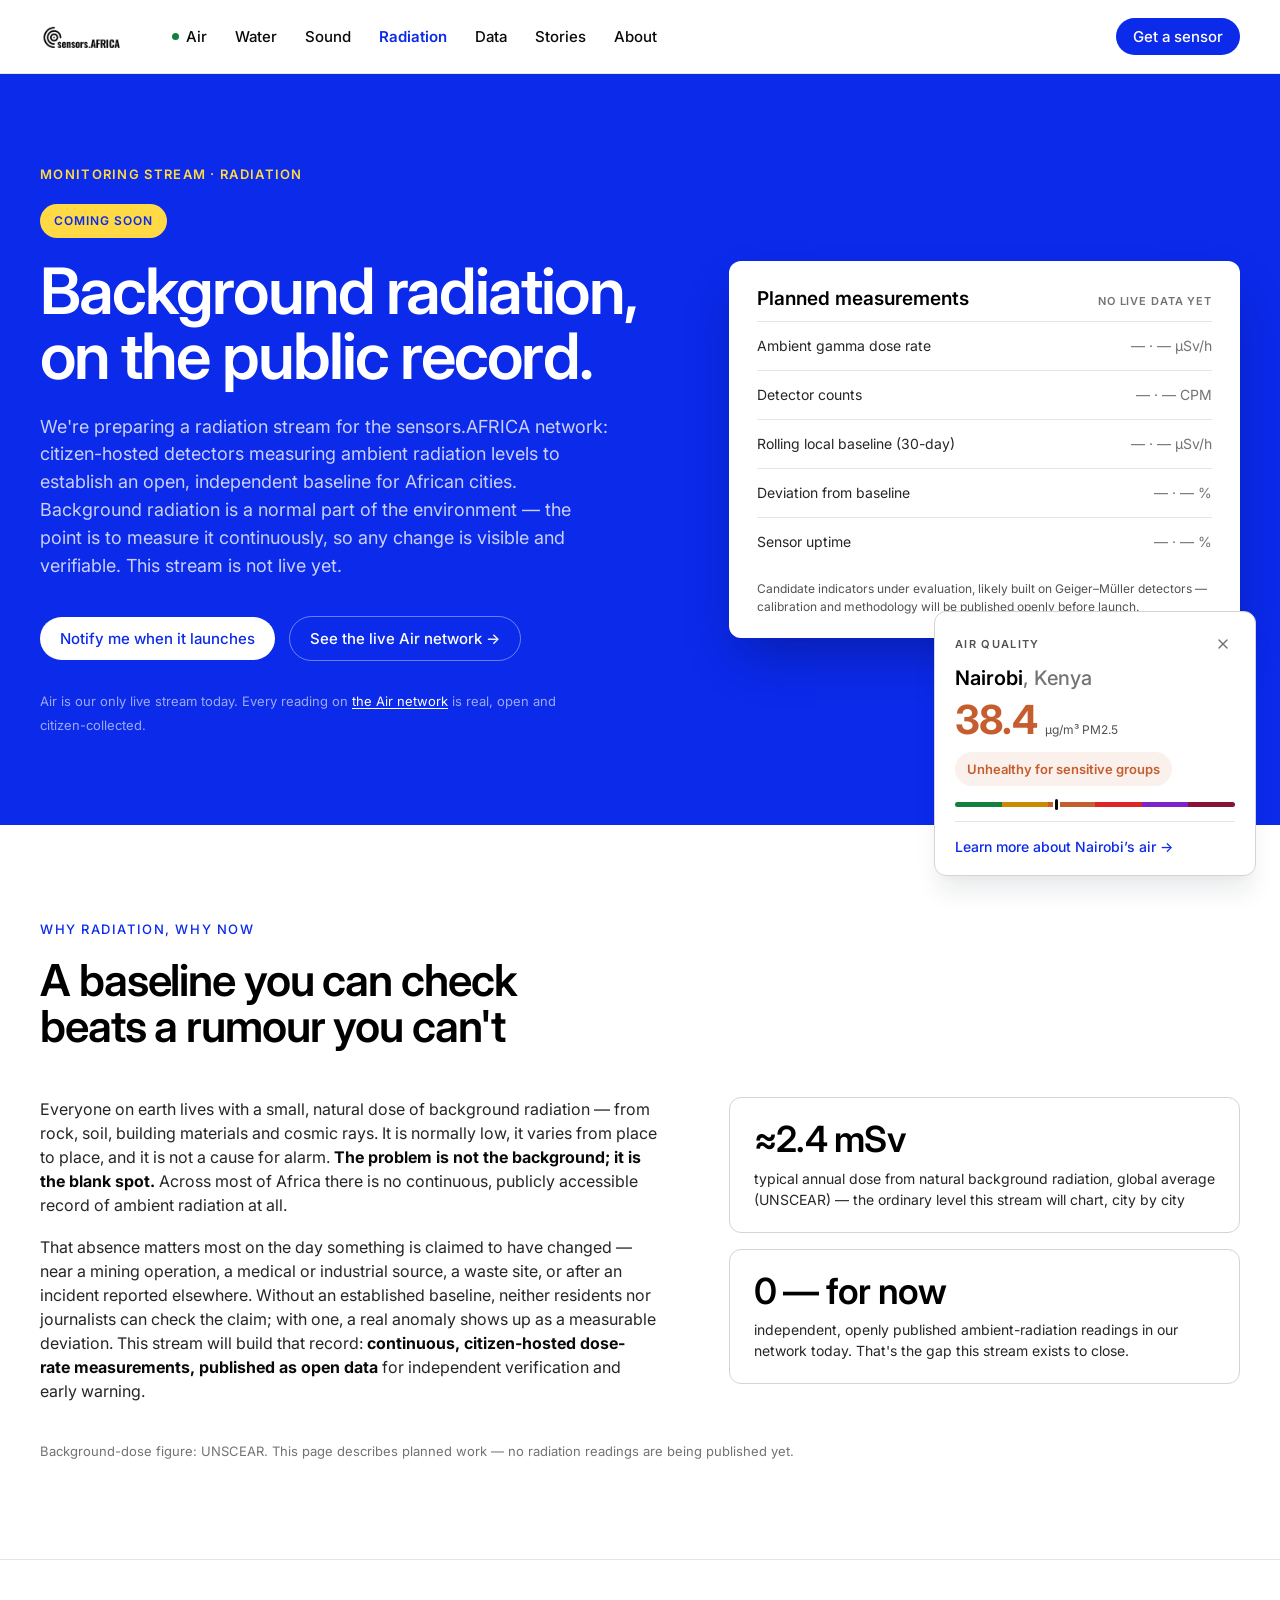
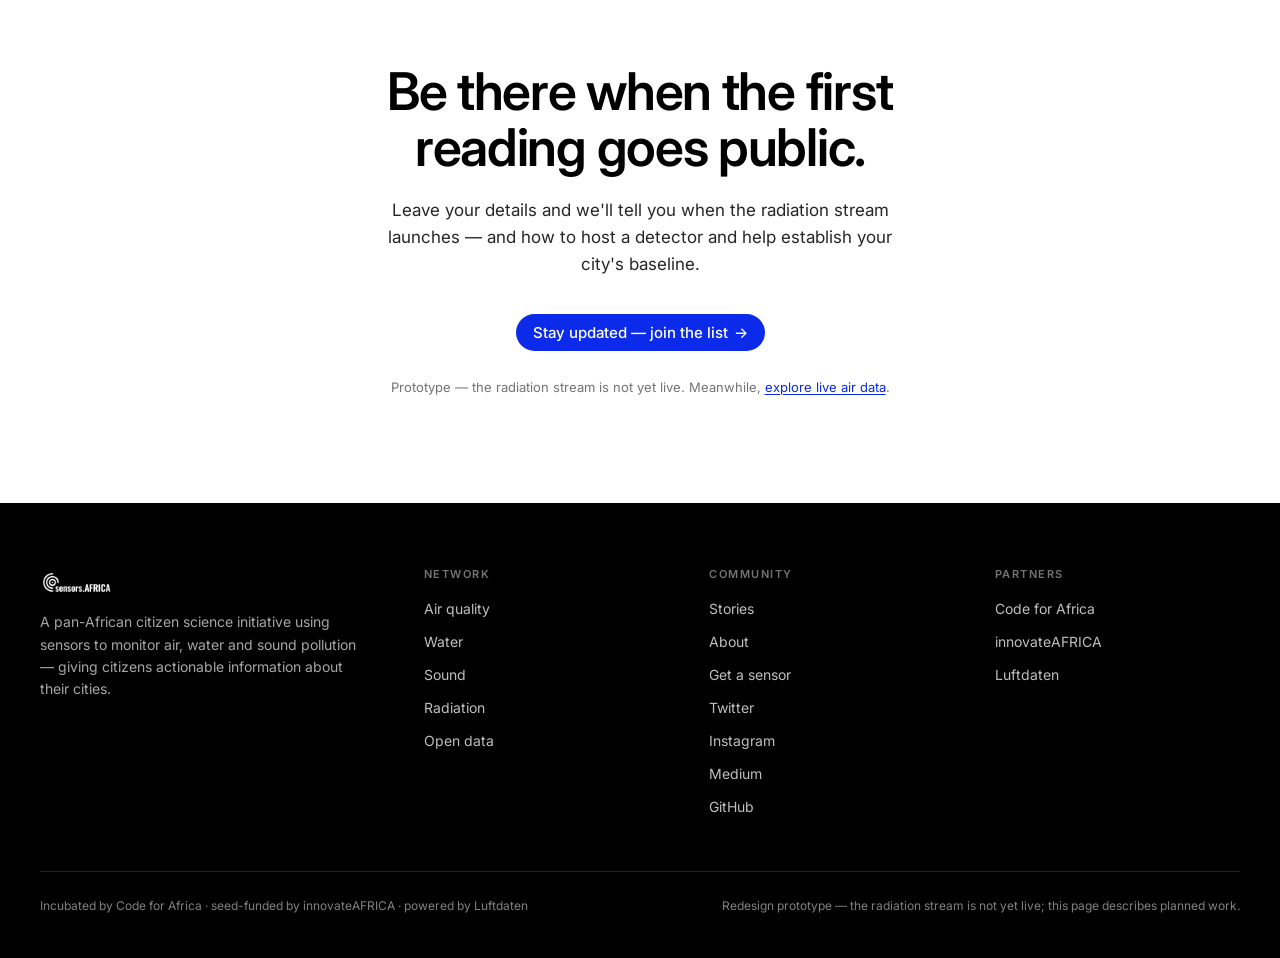
<file: redesign/radiation.html>
<!DOCTYPE html>
<html lang="en">
<head>
<meta charset="utf-8">
<meta name="viewport" content="width=device-width, initial-scale=1">
<title>Radiation — sensors.AFRICA</title>
<meta name="description" content="A background-radiation monitoring stream for the sensors.AFRICA network is in preparation — open plans, published before launch.">
<link rel="preconnect" href="https://fonts.googleapis.com">
<link rel="preconnect" href="https://fonts.gstatic.com" crossorigin>
<link href="https://fonts.googleapis.com/css2?family=Inter:ital,wght@0,400;0,500;0,600;0,700;1,400&display=swap" rel="stylesheet">
<link rel="stylesheet" href="assets/css/cfa-tokens.css">
<link rel="stylesheet" href="assets/css/cfa-site.css">
<link rel="stylesheet" href="assets/css/prototype.css">
</head>
<body data-page="radiation" data-footer-note="Redesign prototype — the radiation stream is not yet live; this page describes planned work.">

<header id="site-header"></header>

<!-- ================= HERO (blue, coming soon) ================= -->
<section class="hero-blue">
  <div class="cfa-wrap hero-grid">
    <div>
      <p class="hero-eyebrow-gold" style="margin-bottom:18px">Monitoring stream · Radiation</p>
      <span style="display:inline-block;font-size:12px;font-weight:600;letter-spacing:0.08em;text-transform:uppercase;color:#0B2AEA;background:#ffda44;border-radius:9999px;padding:5px 14px;margin-bottom:20px">Coming soon</span>
      <h1 style="font-size:clamp(42px,5vw,64px);line-height:1.02;letter-spacing:-0.03em;color:#ffffff;margin:0 0 24px">Background radiation, on the public record.</h1>
      <p style="font-size:18px;line-height:1.55;color:rgba(255,255,255,0.78);max-width:52ch;margin:0 0 36px">We're preparing a radiation stream for the sensors.AFRICA network: citizen-hosted detectors measuring ambient radiation levels to establish an open, independent baseline for African cities. Background radiation is a normal part of the environment — the point is to measure it continuously, so any change is visible and verifiable. This stream is not live yet.</p>
      <div style="display:flex;gap:14px;flex-wrap:wrap;align-items:center">
        <a class="btn-white" href="https://docs.google.com/forms/d/e/1FAIpQLSdYwUWsyj5VQggCmpVh4O92VWt6NQ-J6kX-jN7uAa1FOELq0w/viewform" rel="noopener">Notify me when it launches</a>
        <a class="btn-outline-light" href="air.html">See the live Air network →</a>
      </div>
      <p style="margin:28px 0 0;font-size:13px;color:rgba(255,255,255,0.6)">Air is our only live stream today. Every reading on <a href="air.html" style="color:#ffffff">the Air network</a> is real, open and citizen-collected.</p>
    </div>
    <aside class="reading-card" aria-label="Planned radiation metrics — no live data yet" style="padding:26px 28px 22px">
      <div style="display:flex;justify-content:space-between;align-items:baseline;gap:12px;margin-bottom:8px">
        <span style="font-family:var(--font-display);font-weight:600;font-size:19px;color:#000000">Planned measurements</span>
        <span style="font-size:11px;font-weight:600;letter-spacing:0.08em;text-transform:uppercase;color:var(--text-quaternary)">No live data yet</span>
      </div>
      <div style="display:flex;flex-direction:column">
        <div class="spec-row" style="border-top:1px solid var(--border-secondary);padding:12px 0"><span style="color:var(--text-secondary)">Ambient gamma dose rate</span><span style="color:var(--text-quaternary)">— · — µSv/h</span></div>
        <div class="spec-row" style="padding:12px 0"><span style="color:var(--text-secondary)">Detector counts</span><span style="color:var(--text-quaternary)">— · — CPM</span></div>
        <div class="spec-row" style="padding:12px 0"><span style="color:var(--text-secondary)">Rolling local baseline (30-day)</span><span style="color:var(--text-quaternary)">— · — µSv/h</span></div>
        <div class="spec-row" style="padding:12px 0"><span style="color:var(--text-secondary)">Deviation from baseline</span><span style="color:var(--text-quaternary)">— · — %</span></div>
        <div class="spec-row" style="padding:12px 0"><span style="color:var(--text-secondary)">Sensor uptime</span><span style="color:var(--text-quaternary)">— · — %</span></div>
      </div>
      <p style="margin:14px 0 0;font-size:12px;line-height:1.5;color:var(--text-tertiary)">Candidate indicators under evaluation, likely built on Geiger–Müller detectors — calibration and methodology will be published openly before launch.</p>
    </aside>
  </div>
</section>

<!-- ================= WHY IT MATTERS ================= -->
<section class="cfa-section tight" style="border-bottom:1px solid var(--border-secondary)">
  <div class="cfa-wrap">
    <div class="cfa-section-head" style="margin-bottom:48px">
      <p class="cfa-section-eyebrow">Why radiation, why now</p>
      <h2 class="cfa-section-title" style="font-size:44px">A baseline you can check beats a rumour you can't</h2>
    </div>
    <div class="grid-2" style="grid-template-columns:1.1fr 0.9fr;gap:64px;align-items:start">
      <div style="display:flex;flex-direction:column;gap:18px;font-size:16px;line-height:1.65;color:var(--text-secondary)">
        <p style="margin:0">Everyone on earth lives with a small, natural dose of background radiation — from rock, soil, building materials and cosmic rays. It is normally low, it varies from place to place, and it is not a cause for alarm. <strong style="color:#0a0a0a">The problem is not the background; it is the blank spot.</strong> Across most of Africa there is no continuous, publicly accessible record of ambient radiation at all.</p>
        <p style="margin:0">That absence matters most on the day something is claimed to have changed — near a mining operation, a medical or industrial source, a waste site, or after an incident reported elsewhere. Without an established baseline, neither residents nor journalists can check the claim; with one, a real anomaly shows up as a measurable deviation. This stream will build that record: <strong style="color:#0a0a0a">continuous, citizen-hosted dose-rate measurements, published as open data</strong> for independent verification and early warning.</p>
      </div>
      <div style="display:grid;grid-template-columns:1fr;gap:16px">
        <div style="border:1px solid var(--border-primary);border-radius:12px;padding:22px 24px;background:#fff">
          <div style="font:600 36px/1.1 var(--font-display);letter-spacing:-0.02em;color:#000000">≈2.4 mSv</div>
          <div style="font-size:14px;line-height:1.5;color:var(--text-secondary);margin-top:8px">typical annual dose from natural background radiation, global average (UNSCEAR) — the ordinary level this stream will chart, city by city</div>
        </div>
        <div style="border:1px solid var(--border-primary);border-radius:12px;padding:22px 24px;background:#fff">
          <div style="font:600 36px/1.1 var(--font-display);letter-spacing:-0.02em;color:#000000">0 — for now</div>
          <div style="font-size:14px;line-height:1.5;color:var(--text-secondary);margin-top:8px">independent, openly published ambient-radiation readings in our network today. That's the gap this stream exists to close.</div>
        </div>
      </div>
    </div>
    <p style="margin-top:36px;font-size:13px;color:var(--text-quaternary)">Background-dose figure: UNSCEAR. This page describes planned work — no radiation readings are being published yet.</p>
  </div>
</section>

<!-- ================= CTA ================= -->
<section style="background:#fff">
  <div style="text-align:center;padding:104px 24px;max-width:760px;margin:0 auto">
    <h2 style="font:600 clamp(32px,4.4vw,52px)/1.08 var(--font-display);letter-spacing:-0.025em;color:#000000;margin:0">Be there when the first reading goes public.</h2>
    <p style="margin:20px auto 36px;color:var(--text-secondary);max-width:48ch;font-size:17px;line-height:1.6">Leave your details and we'll tell you when the radiation stream launches — and how to host a detector and help establish your city's baseline.</p>
    <a class="btn primary" href="https://docs.google.com/forms/d/e/1FAIpQLSdYwUWsyj5VQggCmpVh4O92VWt6NQ-J6kX-jN7uAa1FOELq0w/viewform" rel="noopener" style="text-decoration:none">Stay updated — join the list <span class="arr">→</span></a>
    <p style="margin:24px 0 0;font-size:13px;color:var(--text-quaternary)">Prototype — the radiation stream is not yet live. Meanwhile, <a href="air.html">explore live air data</a>.</p>
  </div>
</section>

<footer id="site-footer"></footer>

<script src="assets/js/site.js"></script>
</body>
</html>
</file>
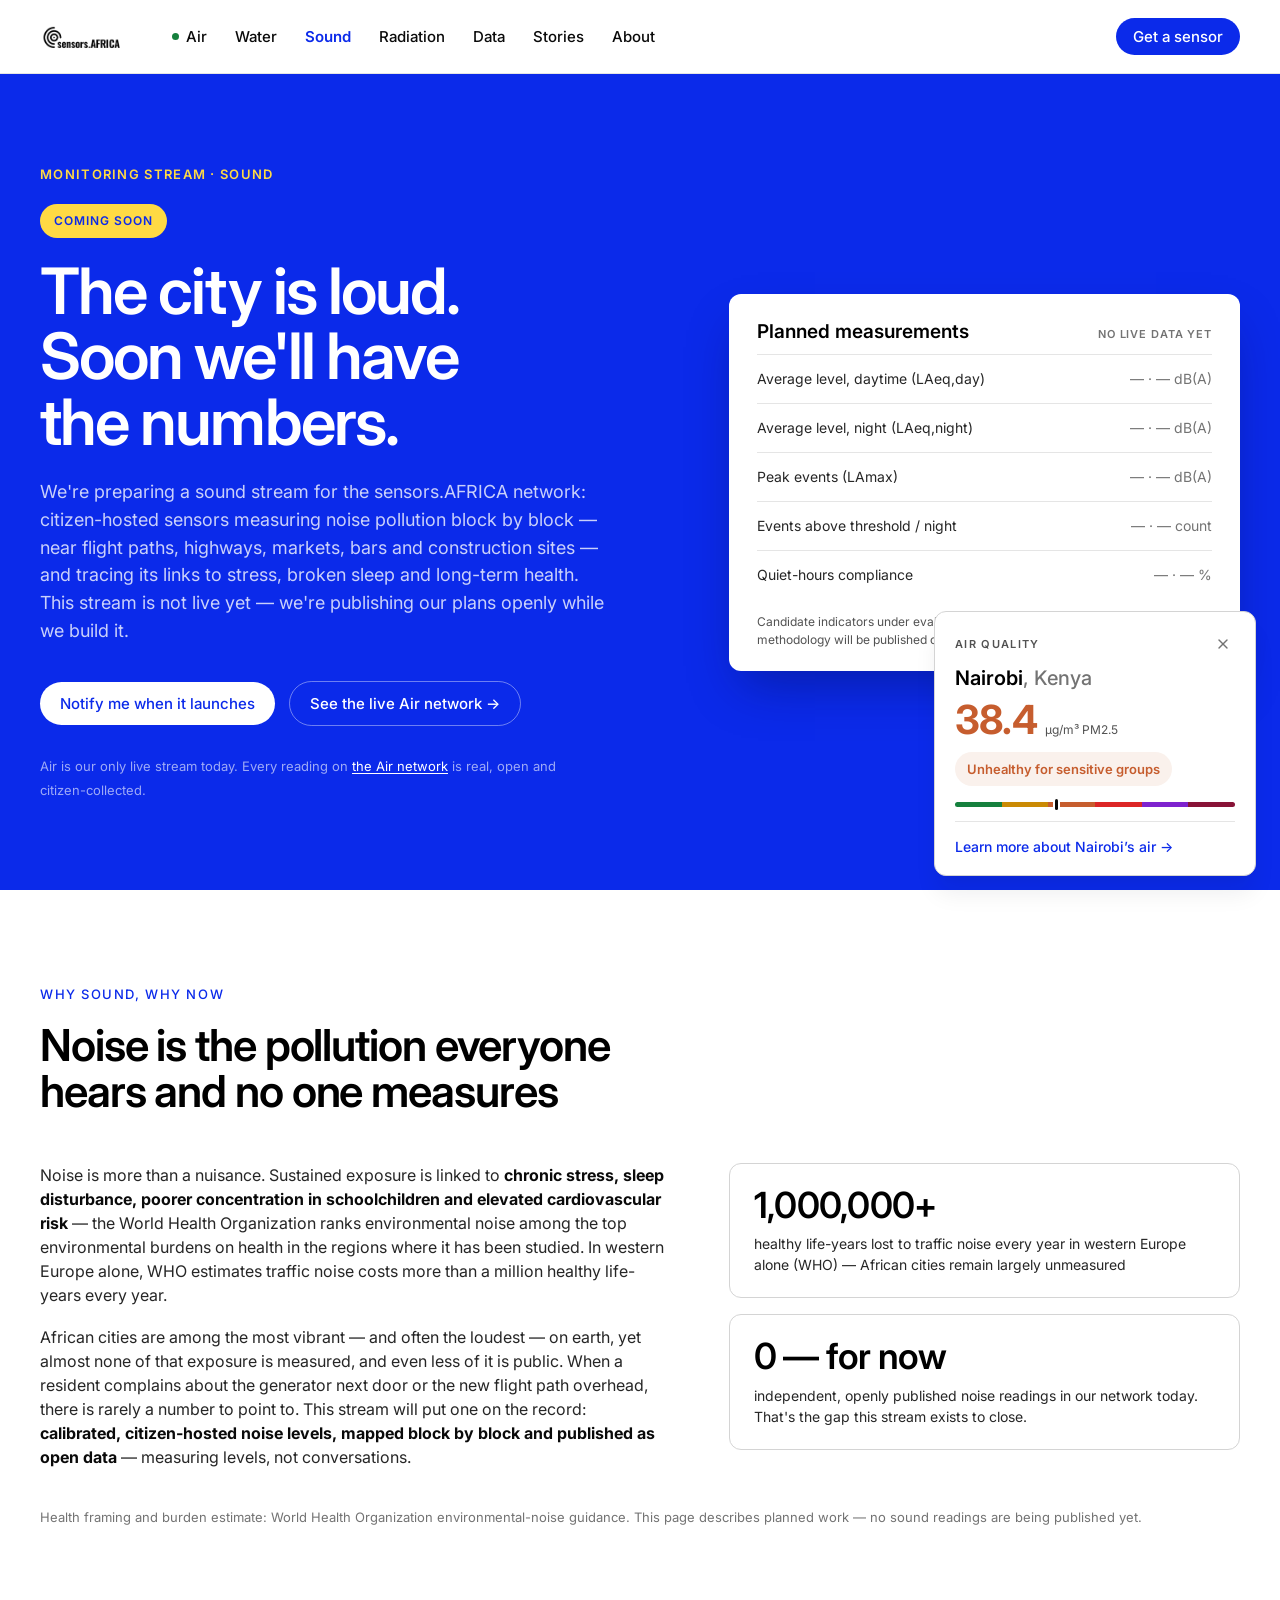
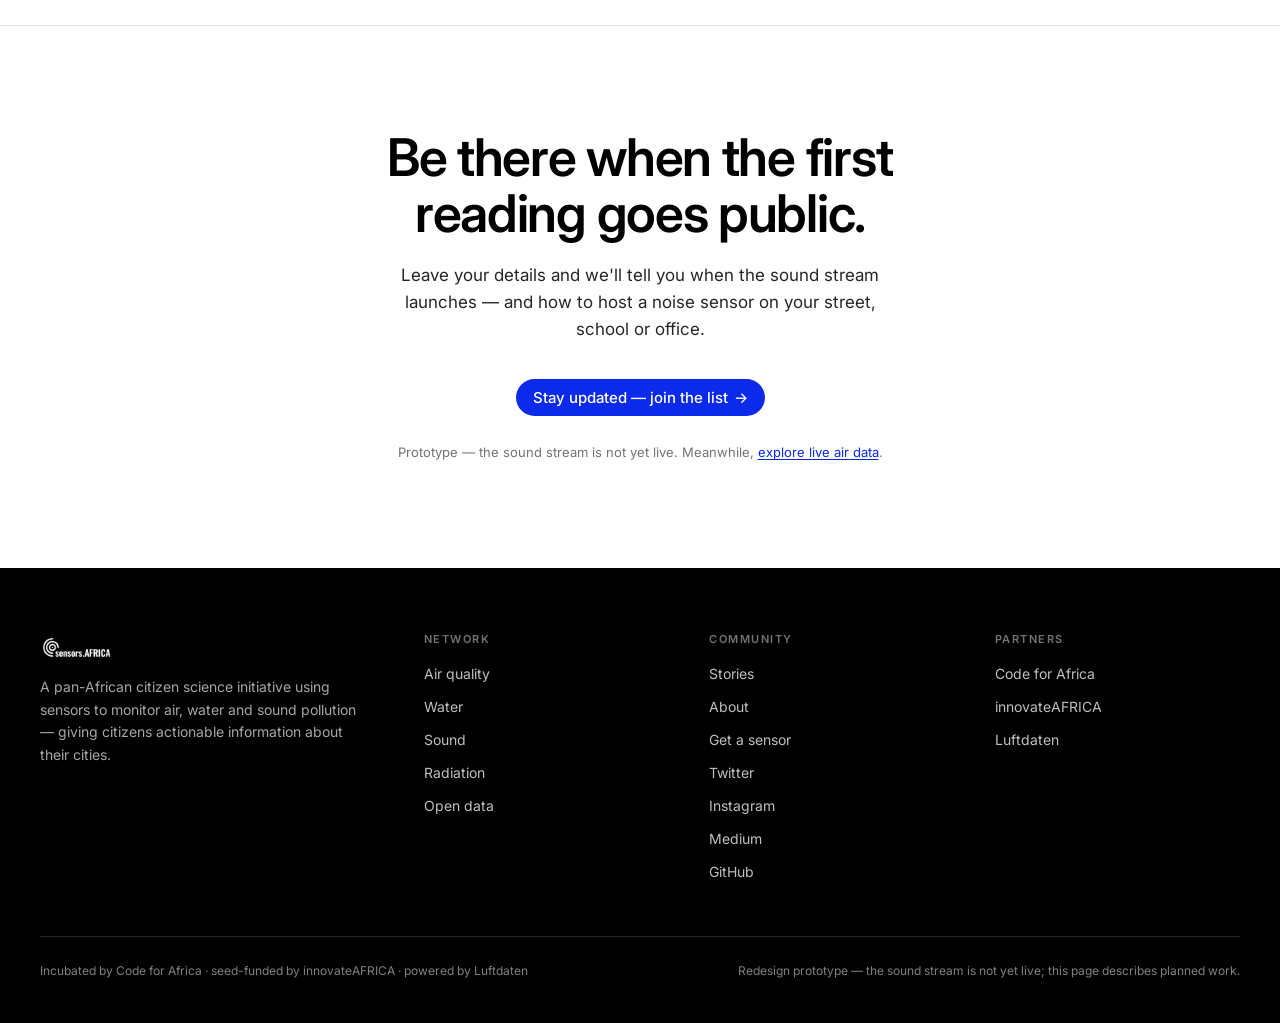
<file: redesign/sound.html>
<!DOCTYPE html>
<html lang="en">
<head>
<meta charset="utf-8">
<meta name="viewport" content="width=device-width, initial-scale=1">
<title>Sound — sensors.AFRICA</title>
<meta name="description" content="A noise-pollution monitoring stream for the sensors.AFRICA network is in preparation — open plans, published before launch.">
<link rel="preconnect" href="https://fonts.googleapis.com">
<link rel="preconnect" href="https://fonts.gstatic.com" crossorigin>
<link href="https://fonts.googleapis.com/css2?family=Inter:ital,wght@0,400;0,500;0,600;0,700;1,400&display=swap" rel="stylesheet">
<link rel="stylesheet" href="assets/css/cfa-tokens.css">
<link rel="stylesheet" href="assets/css/cfa-site.css">
<link rel="stylesheet" href="assets/css/prototype.css">
</head>
<body data-page="sound" data-footer-note="Redesign prototype — the sound stream is not yet live; this page describes planned work.">

<header id="site-header"></header>

<!-- ================= HERO (blue, coming soon) ================= -->
<section class="hero-blue">
  <div class="cfa-wrap hero-grid">
    <div>
      <p class="hero-eyebrow-gold" style="margin-bottom:18px">Monitoring stream · Sound</p>
      <span style="display:inline-block;font-size:12px;font-weight:600;letter-spacing:0.08em;text-transform:uppercase;color:#0B2AEA;background:#ffda44;border-radius:9999px;padding:5px 14px;margin-bottom:20px">Coming soon</span>
      <h1 style="font-size:clamp(42px,5vw,64px);line-height:1.02;letter-spacing:-0.03em;color:#ffffff;margin:0 0 24px">The city is loud. Soon we'll have the numbers.</h1>
      <p style="font-size:18px;line-height:1.55;color:rgba(255,255,255,0.78);max-width:52ch;margin:0 0 36px">We're preparing a sound stream for the sensors.AFRICA network: citizen-hosted sensors measuring noise pollution block by block — near flight paths, highways, markets, bars and construction sites — and tracing its links to stress, broken sleep and long-term health. This stream is not live yet — we're publishing our plans openly while we build it.</p>
      <div style="display:flex;gap:14px;flex-wrap:wrap;align-items:center">
        <a class="btn-white" href="https://docs.google.com/forms/d/e/1FAIpQLSdYwUWsyj5VQggCmpVh4O92VWt6NQ-J6kX-jN7uAa1FOELq0w/viewform" rel="noopener">Notify me when it launches</a>
        <a class="btn-outline-light" href="air.html">See the live Air network →</a>
      </div>
      <p style="margin:28px 0 0;font-size:13px;color:rgba(255,255,255,0.6)">Air is our only live stream today. Every reading on <a href="air.html" style="color:#ffffff">the Air network</a> is real, open and citizen-collected.</p>
    </div>
    <aside class="reading-card" aria-label="Planned noise metrics — no live data yet" style="padding:26px 28px 22px">
      <div style="display:flex;justify-content:space-between;align-items:baseline;gap:12px;margin-bottom:8px">
        <span style="font-family:var(--font-display);font-weight:600;font-size:19px;color:#000000">Planned measurements</span>
        <span style="font-size:11px;font-weight:600;letter-spacing:0.08em;text-transform:uppercase;color:var(--text-quaternary)">No live data yet</span>
      </div>
      <div style="display:flex;flex-direction:column">
        <div class="spec-row" style="border-top:1px solid var(--border-secondary);padding:12px 0"><span style="color:var(--text-secondary)">Average level, daytime (LAeq,day)</span><span style="color:var(--text-quaternary)">— · — dB(A)</span></div>
        <div class="spec-row" style="padding:12px 0"><span style="color:var(--text-secondary)">Average level, night (LAeq,night)</span><span style="color:var(--text-quaternary)">— · — dB(A)</span></div>
        <div class="spec-row" style="padding:12px 0"><span style="color:var(--text-secondary)">Peak events (LAmax)</span><span style="color:var(--text-quaternary)">— · — dB(A)</span></div>
        <div class="spec-row" style="padding:12px 0"><span style="color:var(--text-secondary)">Events above threshold / night</span><span style="color:var(--text-quaternary)">— · — count</span></div>
        <div class="spec-row" style="padding:12px 0"><span style="color:var(--text-secondary)">Quiet-hours compliance</span><span style="color:var(--text-quaternary)">— · — %</span></div>
      </div>
      <p style="margin:14px 0 0;font-size:12px;line-height:1.5;color:var(--text-tertiary)">Candidate indicators under evaluation — levels only, never recordings. The methodology will be published openly before launch.</p>
    </aside>
  </div>
</section>

<!-- ================= WHY IT MATTERS ================= -->
<section class="cfa-section tight" style="border-bottom:1px solid var(--border-secondary)">
  <div class="cfa-wrap">
    <div class="cfa-section-head" style="margin-bottom:48px">
      <p class="cfa-section-eyebrow">Why sound, why now</p>
      <h2 class="cfa-section-title" style="font-size:44px">Noise is the pollution everyone hears and no one measures</h2>
    </div>
    <div class="grid-2" style="grid-template-columns:1.1fr 0.9fr;gap:64px;align-items:start">
      <div style="display:flex;flex-direction:column;gap:18px;font-size:16px;line-height:1.65;color:var(--text-secondary)">
        <p style="margin:0">Noise is more than a nuisance. Sustained exposure is linked to <strong style="color:#0a0a0a">chronic stress, sleep disturbance, poorer concentration in schoolchildren and elevated cardiovascular risk</strong> — the World Health Organization ranks environmental noise among the top environmental burdens on health in the regions where it has been studied. In western Europe alone, WHO estimates traffic noise costs more than a million healthy life-years every year.</p>
        <p style="margin:0">African cities are among the most vibrant — and often the loudest — on earth, yet almost none of that exposure is measured, and even less of it is public. When a resident complains about the generator next door or the new flight path overhead, there is rarely a number to point to. This stream will put one on the record: <strong style="color:#0a0a0a">calibrated, citizen-hosted noise levels, mapped block by block and published as open data</strong> — measuring levels, not conversations.</p>
      </div>
      <div style="display:grid;grid-template-columns:1fr;gap:16px">
        <div style="border:1px solid var(--border-primary);border-radius:12px;padding:22px 24px;background:#fff">
          <div style="font:600 36px/1.1 var(--font-display);letter-spacing:-0.02em;color:#000000">1,000,000+</div>
          <div style="font-size:14px;line-height:1.5;color:var(--text-secondary);margin-top:8px">healthy life-years lost to traffic noise every year in western Europe alone (WHO) — African cities remain largely unmeasured</div>
        </div>
        <div style="border:1px solid var(--border-primary);border-radius:12px;padding:22px 24px;background:#fff">
          <div style="font:600 36px/1.1 var(--font-display);letter-spacing:-0.02em;color:#000000">0 — for now</div>
          <div style="font-size:14px;line-height:1.5;color:var(--text-secondary);margin-top:8px">independent, openly published noise readings in our network today. That's the gap this stream exists to close.</div>
        </div>
      </div>
    </div>
    <p style="margin-top:36px;font-size:13px;color:var(--text-quaternary)">Health framing and burden estimate: World Health Organization environmental-noise guidance. This page describes planned work — no sound readings are being published yet.</p>
  </div>
</section>

<!-- ================= CTA ================= -->
<section style="background:#fff">
  <div style="text-align:center;padding:104px 24px;max-width:760px;margin:0 auto">
    <h2 style="font:600 clamp(32px,4.4vw,52px)/1.08 var(--font-display);letter-spacing:-0.025em;color:#000000;margin:0">Be there when the first reading goes public.</h2>
    <p style="margin:20px auto 36px;color:var(--text-secondary);max-width:48ch;font-size:17px;line-height:1.6">Leave your details and we'll tell you when the sound stream launches — and how to host a noise sensor on your street, school or office.</p>
    <a class="btn primary" href="https://docs.google.com/forms/d/e/1FAIpQLSdYwUWsyj5VQggCmpVh4O92VWt6NQ-J6kX-jN7uAa1FOELq0w/viewform" rel="noopener" style="text-decoration:none">Stay updated — join the list <span class="arr">→</span></a>
    <p style="margin:24px 0 0;font-size:13px;color:var(--text-quaternary)">Prototype — the sound stream is not yet live. Meanwhile, <a href="air.html">explore live air data</a>.</p>
  </div>
</section>

<footer id="site-footer"></footer>

<script src="assets/js/site.js"></script>
</body>
</html>
</file>
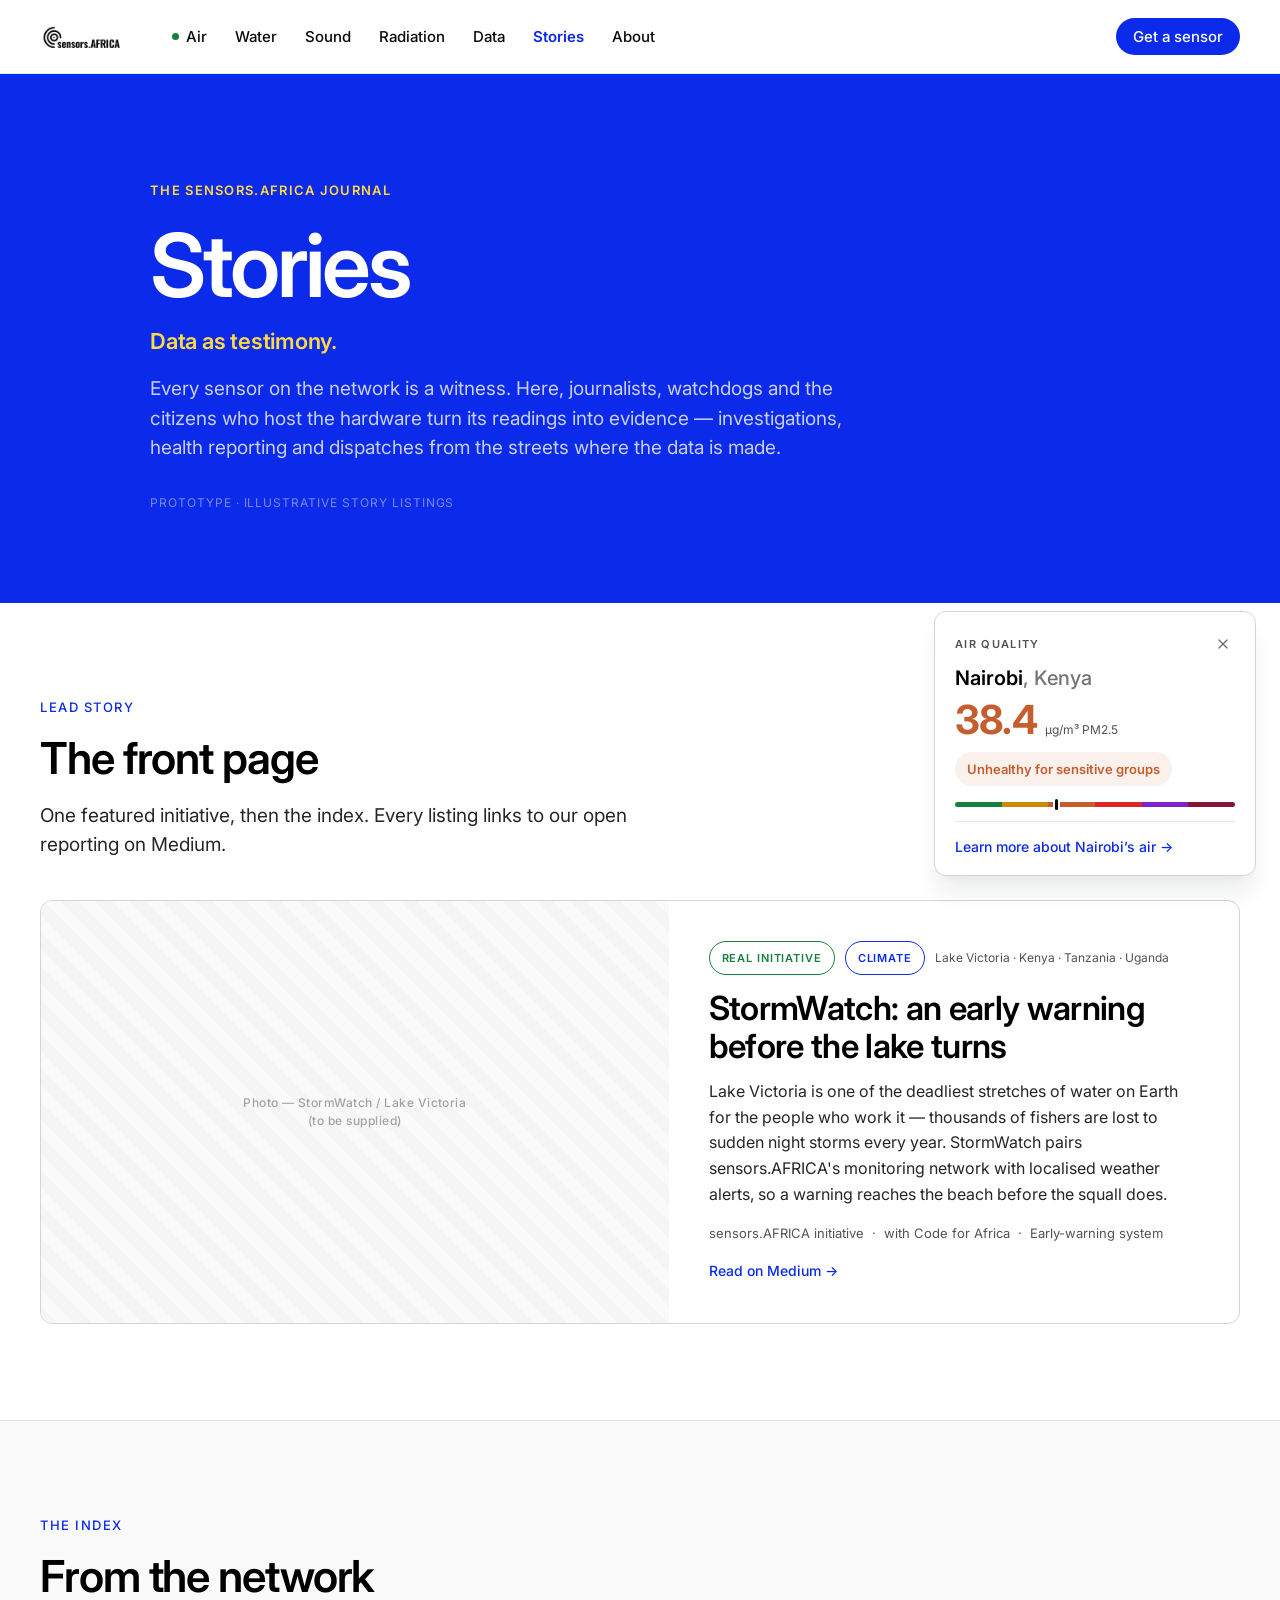
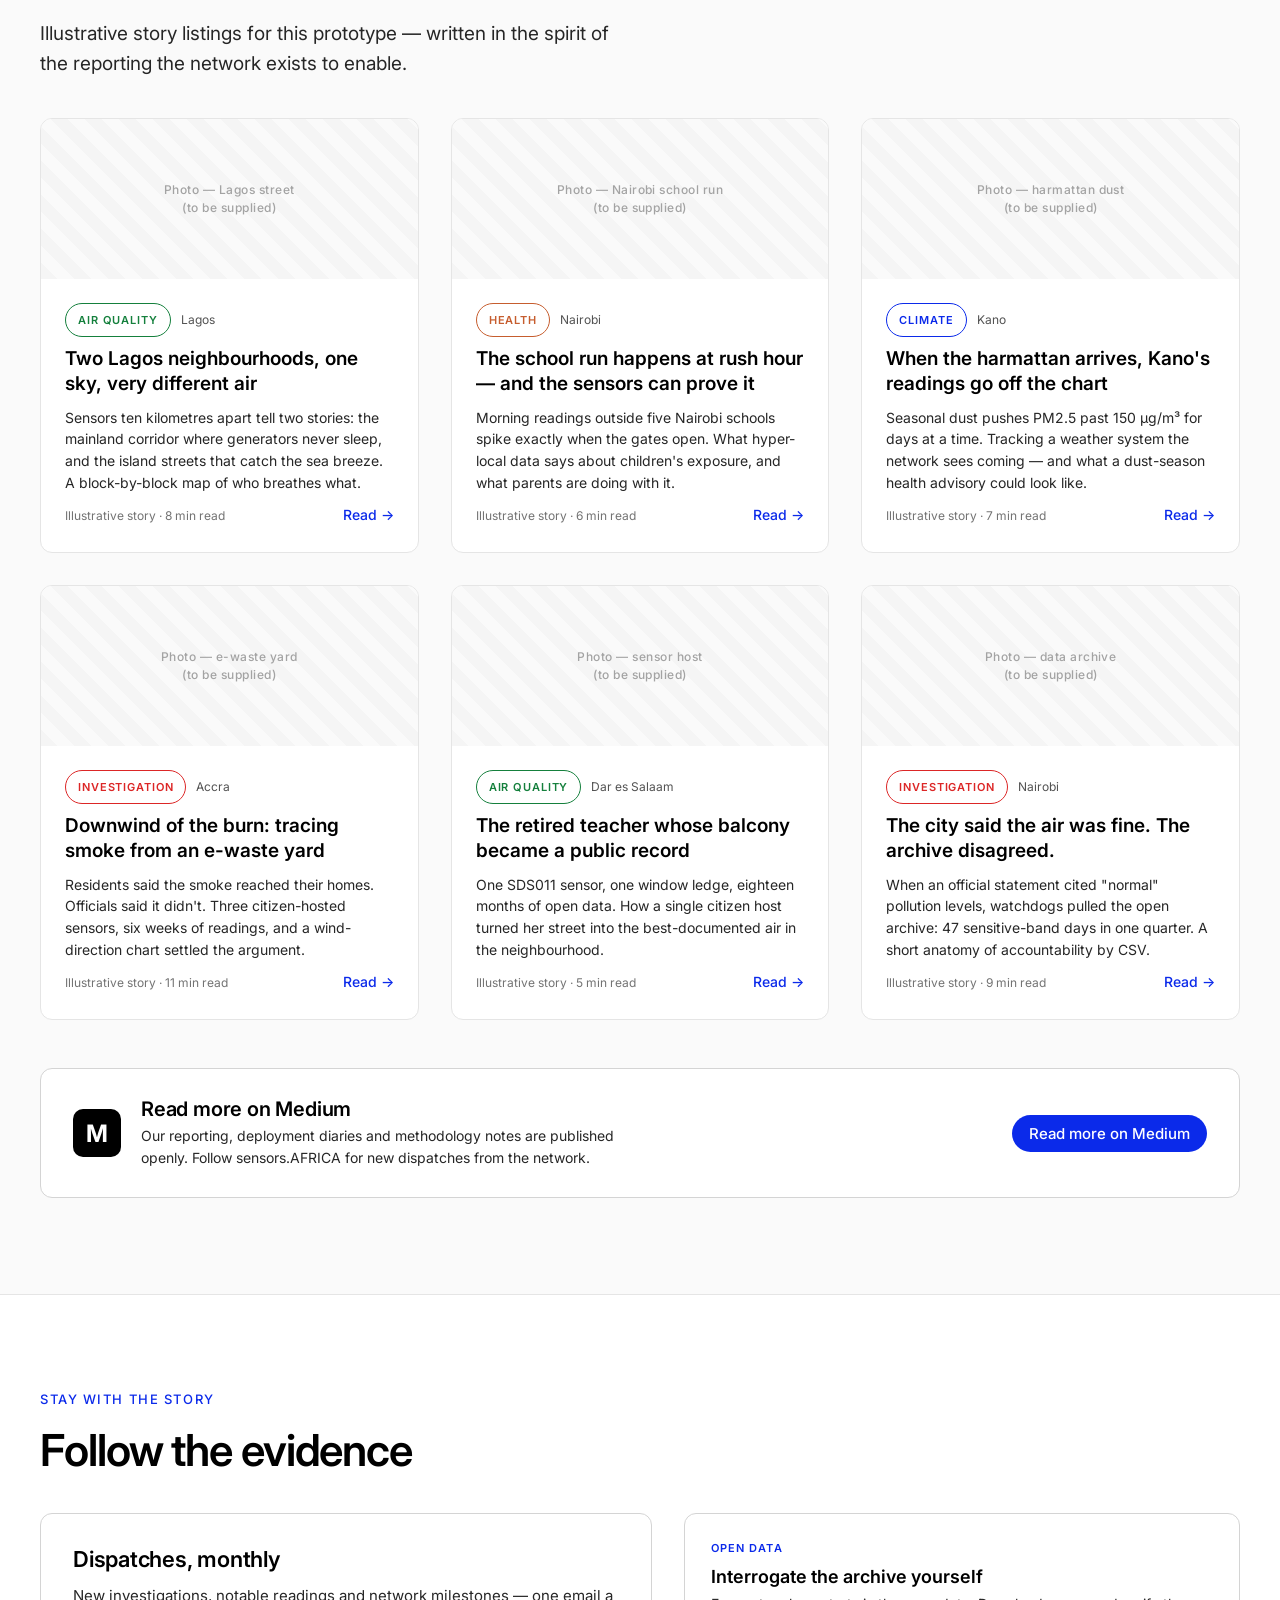
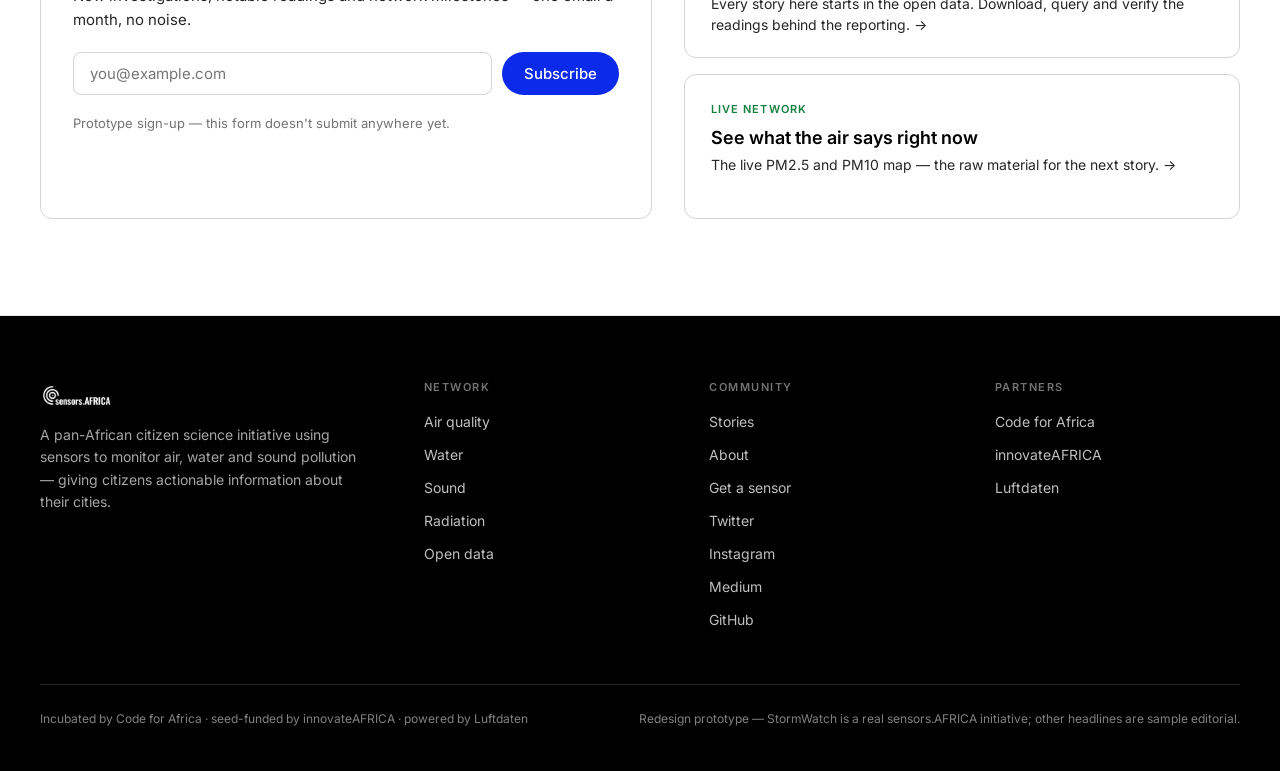
<file: redesign/stories.html>
<!DOCTYPE html>
<html lang="en">
<head>
<meta charset="utf-8">
<meta name="viewport" content="width=device-width, initial-scale=1">
<title>Stories — sensors.AFRICA</title>
<meta name="description" content="The sensors.AFRICA journal — investigations, health reporting and dispatches from the citizen-sensing network. Data as testimony.">
<link rel="preconnect" href="https://fonts.googleapis.com">
<link rel="preconnect" href="https://fonts.gstatic.com" crossorigin>
<link href="https://fonts.googleapis.com/css2?family=Inter:ital,wght@0,400;0,500;0,600;0,700;1,400&display=swap" rel="stylesheet">
<link rel="stylesheet" href="assets/css/cfa-tokens.css">
<link rel="stylesheet" href="assets/css/cfa-site.css">
<link rel="stylesheet" href="assets/css/prototype.css">
</head>
<body data-page="stories" data-footer-note="Redesign prototype — StormWatch is a real sensors.AFRICA initiative; other headlines are sample editorial.">

<header id="site-header"></header>

<!-- ================= MASTHEAD ================= -->
<section class="hero-blue">
  <div class="cfa-wrap" style="max-width:980px;padding-top:104px;padding-bottom:88px">
    <p class="hero-eyebrow-gold">The sensors.AFRICA journal</p>
    <h1 style="font-size:clamp(52px,7vw,88px);line-height:0.98;letter-spacing:-0.035em;color:#ffffff;margin:0 0 20px">Stories</h1>
    <p style="font:600 22px var(--font-display);letter-spacing:-0.01em;color:#ffda44;margin:0 0 20px">Data as testimony.</p>
    <p style="font-size:19px;line-height:1.55;color:rgba(255,255,255,0.78);max-width:58ch;margin:0">Every sensor on the network is a witness. Here, journalists, watchdogs and the citizens who host the hardware turn its readings into evidence — investigations, health reporting and dispatches from the streets where the data is made.</p>
    <p class="hero-note">Prototype · illustrative story listings</p>
  </div>
</section>

<!-- ================= LEAD STORY — StormWatch ================= -->
<section class="cfa-section tight" style="border-bottom:1px solid var(--border-secondary)">
  <div class="cfa-wrap">
    <div class="cfa-section-head" style="margin-bottom:40px">
      <p class="cfa-section-eyebrow">Lead story</p>
      <h2 class="cfa-section-title" style="font-size:44px">The front page</h2>
      <p class="cfa-section-lead">One featured initiative, then the index. Every listing links to our open reporting on Medium.</p>
    </div>
    <a class="hover-card grid-2" href="https://medium.com/@sensors.AFRICA" rel="noopener" style="text-decoration:none;color:inherit;display:grid;grid-template-columns:1.1fr 1fr;background:#fff;border:1px solid var(--border-primary);border-radius:12px;overflow:hidden">
      <div style="min-height:340px"><div class="img-slot">Photo — StormWatch / Lake Victoria<br>(to be supplied)</div></div>
      <div style="display:flex;flex-direction:column;gap:14px;padding:40px">
        <div style="display:flex;gap:10px;flex-wrap:wrap;align-items:center">
          <span style="font-size:11px;font-weight:600;letter-spacing:0.08em;text-transform:uppercase;color:#15803d;border:1px solid #15803d;border-radius:9999px;padding:4px 12px">Real initiative</span>
          <span style="font-size:11px;font-weight:600;letter-spacing:0.08em;text-transform:uppercase;color:#0B2AEA;border:1px solid #0B2AEA;border-radius:9999px;padding:4px 12px">Climate</span>
          <span style="font-size:12px;color:var(--text-tertiary)">Lake Victoria · Kenya · Tanzania · Uganda</span>
        </div>
        <h3 style="font:600 clamp(26px,2.6vw,34px)/1.15 var(--font-display);letter-spacing:-0.02em;color:#000000;margin:0">StormWatch: an early warning before the lake turns</h3>
        <p style="font-size:16px;line-height:1.6;color:var(--text-secondary);margin:0;flex:1">Lake Victoria is one of the deadliest stretches of water on Earth for the people who work it — thousands of fishers are lost to sudden night storms every year. StormWatch pairs sensors.AFRICA's monitoring network with localised weather alerts, so a warning reaches the beach before the squall does.</p>
        <div style="display:flex;gap:8px;flex-wrap:wrap;font-size:13px;color:var(--text-tertiary)">
          <span>sensors.AFRICA initiative</span><span>·</span><span>with Code for Africa</span><span>·</span><span>Early-warning system</span>
        </div>
        <span style="font-size:14px;font-weight:500;color:#0B2AEA">Read on Medium →</span>
      </div>
    </a>
  </div>
</section>

<!-- ================= STORY INDEX ================= -->
<section class="cfa-section tight" style="border-bottom:1px solid var(--border-secondary);background:var(--bg-secondary)">
  <div class="cfa-wrap">
    <div class="cfa-section-head" style="margin-bottom:40px">
      <p class="cfa-section-eyebrow">The index</p>
      <h2 class="cfa-section-title" style="font-size:44px">From the network</h2>
      <p class="cfa-section-lead">Illustrative story listings for this prototype — written in the spirit of the reporting the network exists to enable.</p>
    </div>
    <div class="grid-3" id="story-index" style="gap:32px"></div>

    <div style="display:flex;justify-content:space-between;align-items:center;gap:24px;flex-wrap:wrap;margin-top:48px;border:1px solid var(--border-primary);border-radius:12px;background:#fff;padding:28px 32px">
      <div style="display:flex;gap:20px;align-items:center;min-width:0">
        <span aria-hidden="true" style="width:48px;height:48px;border-radius:10px;background:#000000;color:#ffffff;display:flex;align-items:center;justify-content:center;font:700 24px var(--font-display);flex:none">M</span>
        <div>
          <h3 style="font:600 20px var(--font-display);color:#000000;margin:0 0 4px">Read more on Medium</h3>
          <p style="font-size:14px;line-height:1.55;color:var(--text-secondary);margin:0;max-width:56ch">Our reporting, deployment diaries and methodology notes are published openly. Follow sensors.AFRICA for new dispatches from the network.</p>
        </div>
      </div>
      <a class="btn primary" href="https://medium.com/@sensors.AFRICA" rel="noopener" style="text-decoration:none;flex:none">Read more on Medium</a>
    </div>
  </div>
</section>

<!-- ================= STAY UPDATED ================= -->
<section class="cfa-section tight" style="border-bottom:1px solid var(--border-secondary)">
  <div class="cfa-wrap">
    <div class="cfa-section-head" style="margin-bottom:40px">
      <p class="cfa-section-eyebrow">Stay with the story</p>
      <h2 class="cfa-section-title" style="font-size:44px">Follow the evidence</h2>
    </div>
    <div class="grid-2" style="grid-template-columns:1.1fr 1fr;gap:32px;align-items:stretch">
      <div style="border:1px solid var(--border-primary);border-radius:12px;padding:32px;background:#fff;display:flex;flex-direction:column;gap:12px">
        <h3 style="font:600 22px var(--font-display);color:#000000;margin:0">Dispatches, monthly</h3>
        <p style="font-size:15px;line-height:1.6;color:var(--text-secondary);margin:0">New investigations, notable readings and network milestones — one email a month, no noise.</p>
        <div style="display:flex;gap:10px;flex-wrap:wrap;margin-top:8px">
          <input id="newsletter-email" type="email" placeholder="you@example.com" aria-label="Email address" style="flex:1;min-width:220px;font:400 15px Inter,sans-serif;padding:11px 16px;border:1px solid var(--border-primary);border-radius:8px;color:#0a0a0a;background:#fff;outline:none">
          <button id="newsletter-subscribe" style="font:500 15px Inter,sans-serif;padding:11px 22px;border-radius:9999px;border:0;background:#0B2AEA;color:#fff;cursor:pointer">Subscribe</button>
        </div>
        <p id="newsletter-confirm" style="font-size:13px;color:var(--text-quaternary);margin:4px 0 0" role="status">Prototype sign-up — this form doesn't submit anywhere yet.</p>
      </div>
      <div style="display:grid;grid-template-rows:1fr 1fr;gap:16px">
        <a class="hover-shadow" href="data.html" style="text-decoration:none;color:inherit;display:flex;flex-direction:column;gap:6px;border:1px solid var(--border-primary);border-radius:12px;padding:22px 26px;background:#fff">
          <span style="font-size:11px;font-weight:600;letter-spacing:0.1em;text-transform:uppercase;color:#0B2AEA">Open data</span>
          <span style="font:600 18px var(--font-display);color:#000000">Interrogate the archive yourself</span>
          <span style="font-size:14px;line-height:1.5;color:var(--text-secondary)">Every story here starts in the open data. Download, query and verify the readings behind the reporting. →</span>
        </a>
        <a class="hover-shadow" href="air.html" style="text-decoration:none;color:inherit;display:flex;flex-direction:column;gap:6px;border:1px solid var(--border-primary);border-radius:12px;padding:22px 26px;background:#fff">
          <span style="font-size:11px;font-weight:600;letter-spacing:0.1em;text-transform:uppercase;color:#15803d">Live network</span>
          <span style="font:600 18px var(--font-display);color:#000000">See what the air says right now</span>
          <span style="font-size:14px;line-height:1.5;color:var(--text-secondary)">The live PM2.5 and PM10 map — the raw material for the next story. →</span>
        </a>
      </div>
    </div>
  </div>
</section>

<footer id="site-footer"></footer>

<script src="assets/js/site.js"></script>
<script>
(function () {
  'use strict';

  var STORIES = [
    { photo: 'Lagos street', tag: 'Air quality', tagColor: '#15803d', place: 'Lagos',
      title: 'Two Lagos neighbourhoods, one sky, very different air',
      deck: 'Sensors ten kilometres apart tell two stories: the mainland corridor where generators never sleep, and the island streets that catch the sea breeze. A block-by-block map of who breathes what.', read: '8 min read' },
    { photo: 'Nairobi school run', tag: 'Health', tagColor: '#c65d2e', place: 'Nairobi',
      title: 'The school run happens at rush hour — and the sensors can prove it',
      deck: "Morning readings outside five Nairobi schools spike exactly when the gates open. What hyper-local data says about children's exposure, and what parents are doing with it.", read: '6 min read' },
    { photo: 'harmattan dust', tag: 'Climate', tagColor: '#0B2AEA', place: 'Kano',
      title: "When the harmattan arrives, Kano's readings go off the chart",
      deck: 'Seasonal dust pushes PM2.5 past 150 µg/m³ for days at a time. Tracking a weather system the network sees coming — and what a dust-season health advisory could look like.', read: '7 min read' },
    { photo: 'e-waste yard', tag: 'Investigation', tagColor: '#dc2626', place: 'Accra',
      title: 'Downwind of the burn: tracing smoke from an e-waste yard',
      deck: "Residents said the smoke reached their homes. Officials said it didn't. Three citizen-hosted sensors, six weeks of readings, and a wind-direction chart settled the argument.", read: '11 min read' },
    { photo: 'sensor host', tag: 'Air quality', tagColor: '#15803d', place: 'Dar es Salaam',
      title: 'The retired teacher whose balcony became a public record',
      deck: 'One SDS011 sensor, one window ledge, eighteen months of open data. How a single citizen host turned her street into the best-documented air in the neighbourhood.', read: '5 min read' },
    { photo: 'data archive', tag: 'Investigation', tagColor: '#dc2626', place: 'Nairobi',
      title: 'The city said the air was fine. The archive disagreed.',
      deck: 'When an official statement cited "normal" pollution levels, watchdogs pulled the open archive: 47 sensitive-band days in one quarter. A short anatomy of accountability by CSV.', read: '9 min read' }
  ];

  document.getElementById('story-index').innerHTML = STORIES.map(function (s) {
    return '<a class="hover-card" href="https://medium.com/@sensors.AFRICA" rel="noopener" style="text-decoration:none;color:inherit;display:flex;flex-direction:column;background:#fff;border:1px solid var(--border-secondary);border-radius:12px;overflow:hidden">' +
      '<div style="height:160px"><div class="img-slot">Photo — ' + s.photo + '<br>(to be supplied)</div></div>' +
      '<div style="display:flex;flex-direction:column;gap:10px;padding:24px;flex:1">' +
      '<div style="display:flex;gap:10px;align-items:center;flex-wrap:wrap">' +
      '<span style="font-size:11px;font-weight:600;letter-spacing:0.08em;text-transform:uppercase;border-radius:9999px;padding:4px 12px;border:1px solid ' + s.tagColor + ';color:' + s.tagColor + '">' + s.tag + '</span>' +
      '<span style="font-size:12px;color:var(--text-tertiary)">' + s.place + '</span></div>' +
      '<span style="font:600 19px/1.3 var(--font-display);color:#000000">' + s.title + '</span>' +
      '<span style="font-size:14px;line-height:1.55;color:var(--text-secondary);flex:1">' + s.deck + '</span>' +
      '<div style="display:flex;justify-content:space-between;gap:10px;align-items:baseline">' +
      '<span style="font-size:12px;color:var(--text-quaternary)">Illustrative story · ' + s.read + '</span>' +
      '<span style="font-size:14px;font-weight:500;color:#0B2AEA;white-space:nowrap">Read →</span>' +
      '</div></div></a>';
  }).join('');

  /* Prototype-only newsletter: shows a confirmation, sends and stores nothing. */
  document.getElementById('newsletter-subscribe').addEventListener('click', function () {
    var confirm = document.getElementById('newsletter-confirm');
    confirm.textContent = 'Prototype only — no email was sent or stored. Thanks for trying it.';
    confirm.style.color = '#15803d';
  });
  var input = document.getElementById('newsletter-email');
  input.addEventListener('focus', function () { input.style.borderColor = '#0B2AEA'; });
  input.addEventListener('blur', function () { input.style.borderColor = 'var(--border-primary)'; });
})();
</script>
</body>
</html>
</file>
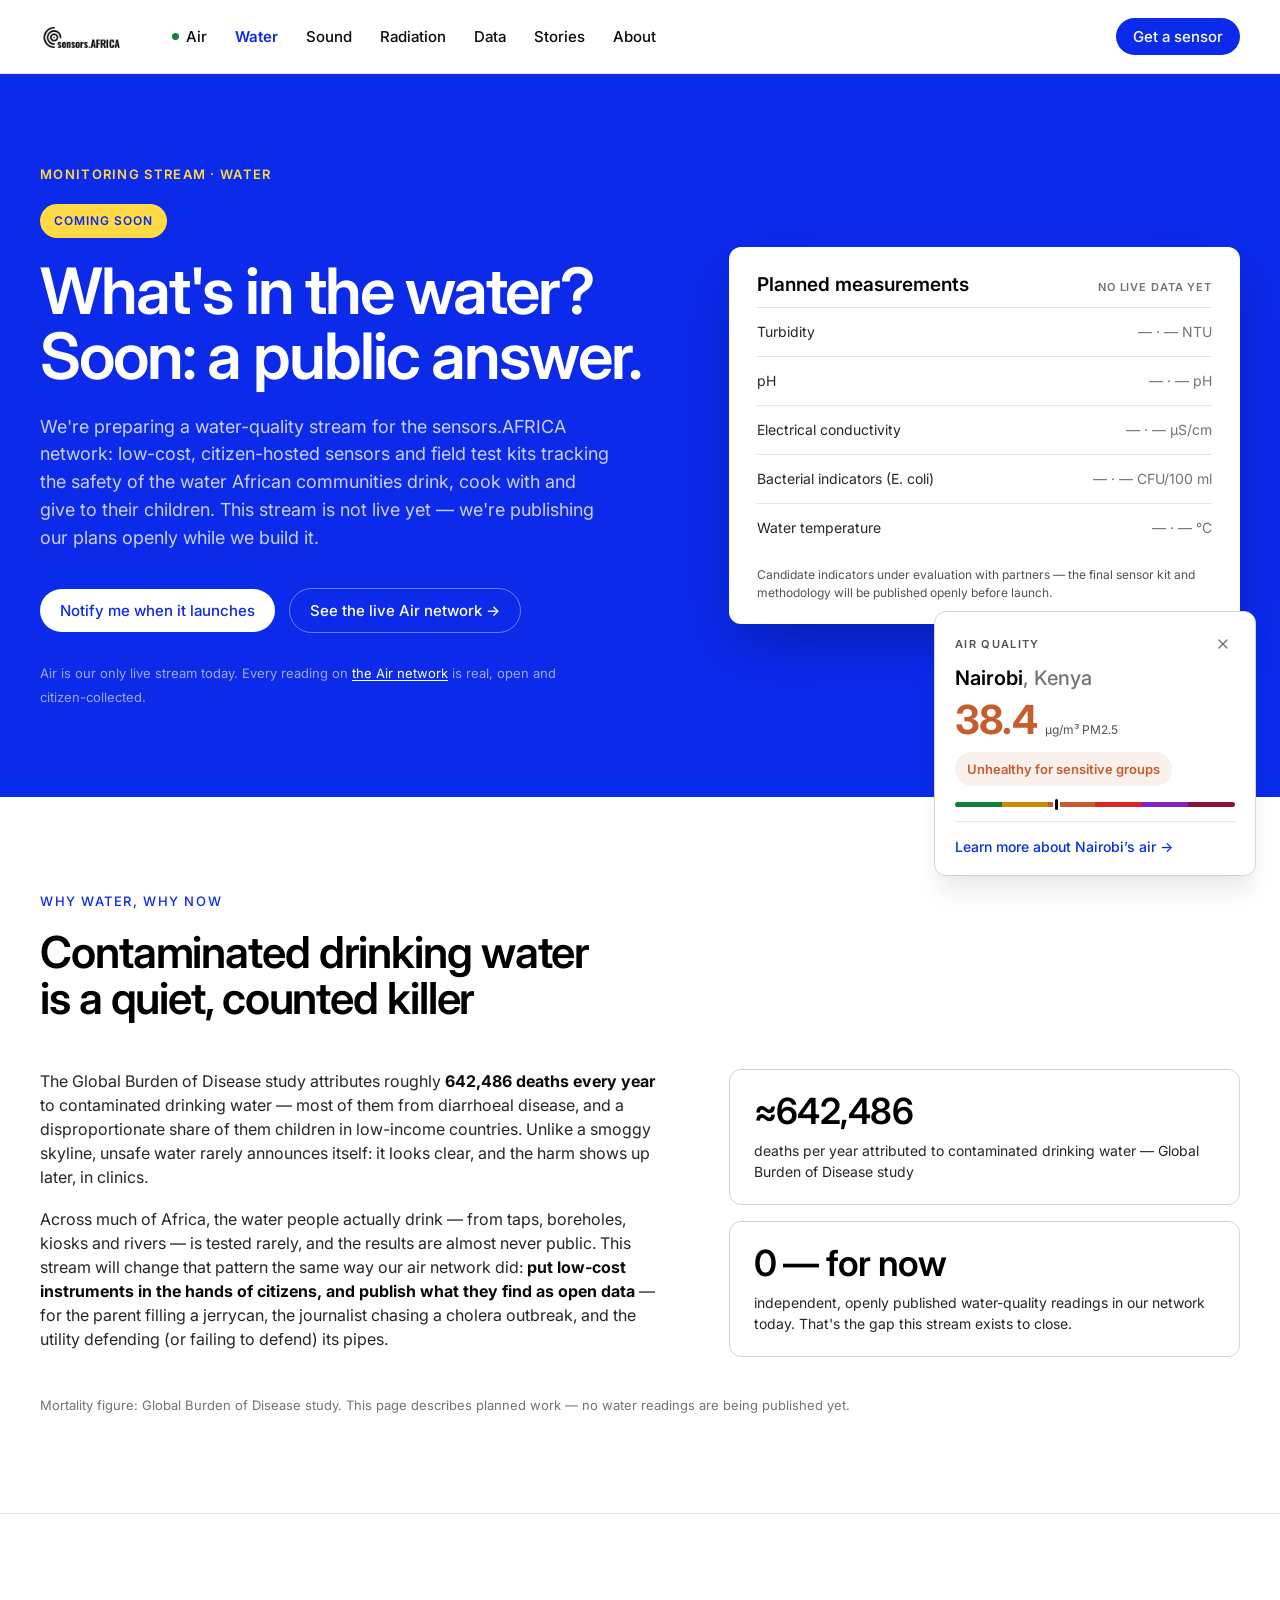
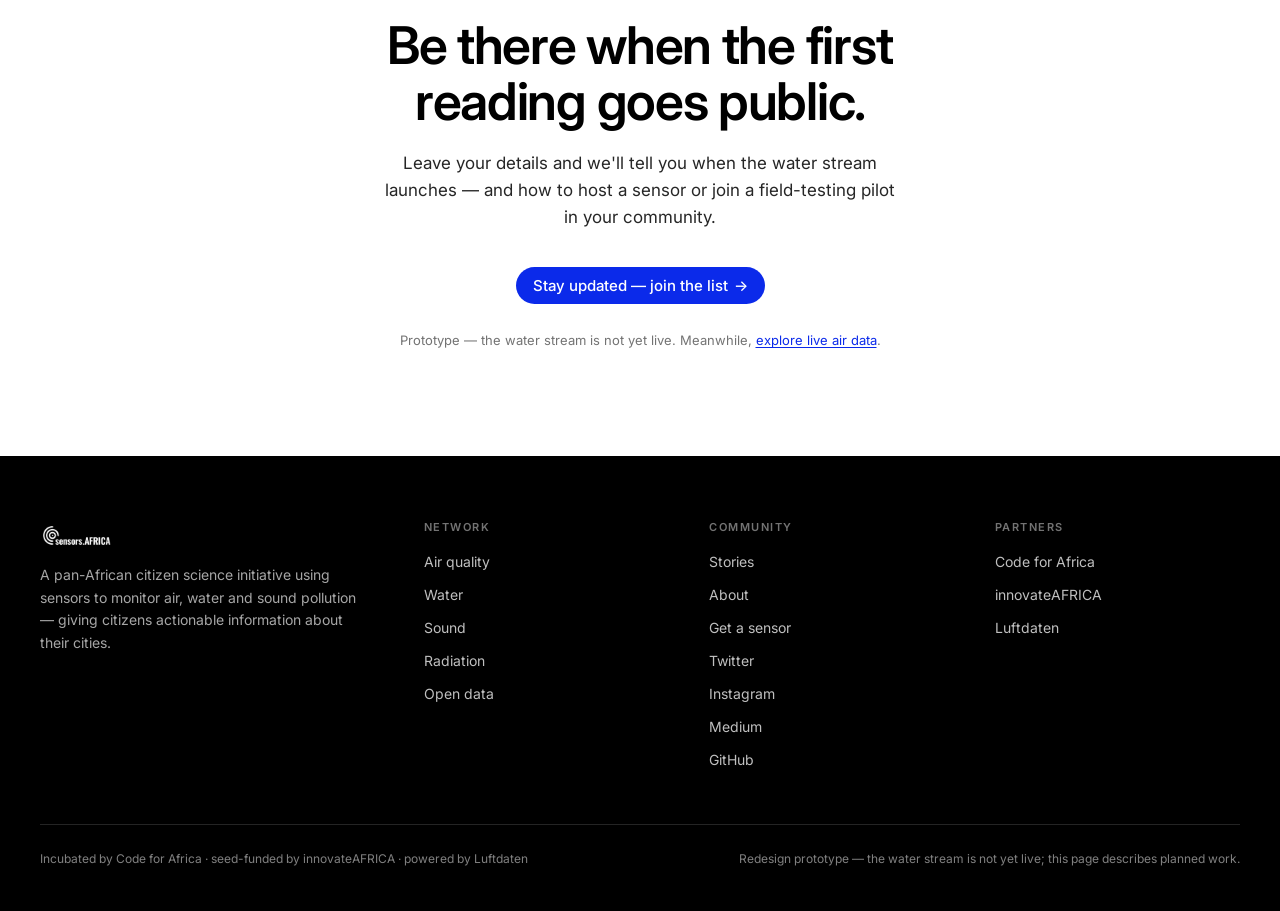
<file: redesign/water.html>
<!DOCTYPE html>
<html lang="en">
<head>
<meta charset="utf-8">
<meta name="viewport" content="width=device-width, initial-scale=1">
<title>Water — sensors.AFRICA</title>
<meta name="description" content="A water-quality monitoring stream for the sensors.AFRICA network is in preparation — open plans, published before launch.">
<link rel="preconnect" href="https://fonts.googleapis.com">
<link rel="preconnect" href="https://fonts.gstatic.com" crossorigin>
<link href="https://fonts.googleapis.com/css2?family=Inter:ital,wght@0,400;0,500;0,600;0,700;1,400&display=swap" rel="stylesheet">
<link rel="stylesheet" href="assets/css/cfa-tokens.css">
<link rel="stylesheet" href="assets/css/cfa-site.css">
<link rel="stylesheet" href="assets/css/prototype.css">
</head>
<body data-page="water" data-footer-note="Redesign prototype — the water stream is not yet live; this page describes planned work.">

<header id="site-header"></header>

<!-- ================= HERO (blue, coming soon) ================= -->
<section class="hero-blue">
  <div class="cfa-wrap hero-grid">
    <div>
      <p class="hero-eyebrow-gold" style="margin-bottom:18px">Monitoring stream · Water</p>
      <span style="display:inline-block;font-size:12px;font-weight:600;letter-spacing:0.08em;text-transform:uppercase;color:#0B2AEA;background:#ffda44;border-radius:9999px;padding:5px 14px;margin-bottom:20px">Coming soon</span>
      <h1 style="font-size:clamp(42px,5vw,64px);line-height:1.02;letter-spacing:-0.03em;color:#ffffff;margin:0 0 24px">What's in the water? Soon: a public answer.</h1>
      <p style="font-size:18px;line-height:1.55;color:rgba(255,255,255,0.78);max-width:52ch;margin:0 0 36px">We're preparing a water-quality stream for the sensors.AFRICA network: low-cost, citizen-hosted sensors and field test kits tracking the safety of the water African communities drink, cook with and give to their children. This stream is not live yet — we're publishing our plans openly while we build it.</p>
      <div style="display:flex;gap:14px;flex-wrap:wrap;align-items:center">
        <a class="btn-white" href="https://docs.google.com/forms/d/e/1FAIpQLSdYwUWsyj5VQggCmpVh4O92VWt6NQ-J6kX-jN7uAa1FOELq0w/viewform" rel="noopener">Notify me when it launches</a>
        <a class="btn-outline-light" href="air.html">See the live Air network →</a>
      </div>
      <p style="margin:28px 0 0;font-size:13px;color:rgba(255,255,255,0.6)">Air is our only live stream today. Every reading on <a href="air.html" style="color:#ffffff">the Air network</a> is real, open and citizen-collected.</p>
    </div>
    <aside class="reading-card" aria-label="Planned water-quality metrics — no live data yet" style="padding:26px 28px 22px">
      <div style="display:flex;justify-content:space-between;align-items:baseline;gap:12px;margin-bottom:8px">
        <span style="font-family:var(--font-display);font-weight:600;font-size:19px;color:#000000">Planned measurements</span>
        <span style="font-size:11px;font-weight:600;letter-spacing:0.08em;text-transform:uppercase;color:var(--text-quaternary)">No live data yet</span>
      </div>
      <div style="display:flex;flex-direction:column">
        <div class="spec-row" style="border-top:1px solid var(--border-secondary);padding:12px 0"><span style="color:var(--text-secondary)">Turbidity</span><span style="color:var(--text-quaternary);font-variant-numeric:tabular-nums">— · — NTU</span></div>
        <div class="spec-row" style="padding:12px 0"><span style="color:var(--text-secondary)">pH</span><span style="color:var(--text-quaternary)">— · — pH</span></div>
        <div class="spec-row" style="padding:12px 0"><span style="color:var(--text-secondary)">Electrical conductivity</span><span style="color:var(--text-quaternary)">— · — µS/cm</span></div>
        <div class="spec-row" style="padding:12px 0"><span style="color:var(--text-secondary)">Bacterial indicators (E. coli)</span><span style="color:var(--text-quaternary)">— · — CFU/100 ml</span></div>
        <div class="spec-row" style="padding:12px 0"><span style="color:var(--text-secondary)">Water temperature</span><span style="color:var(--text-quaternary)">— · — °C</span></div>
      </div>
      <p style="margin:14px 0 0;font-size:12px;line-height:1.5;color:var(--text-tertiary)">Candidate indicators under evaluation with partners — the final sensor kit and methodology will be published openly before launch.</p>
    </aside>
  </div>
</section>

<!-- ================= WHY IT MATTERS ================= -->
<section class="cfa-section tight" style="border-bottom:1px solid var(--border-secondary)">
  <div class="cfa-wrap">
    <div class="cfa-section-head" style="margin-bottom:48px">
      <p class="cfa-section-eyebrow">Why water, why now</p>
      <h2 class="cfa-section-title" style="font-size:44px">Contaminated drinking water is a quiet, counted killer</h2>
    </div>
    <div class="grid-2" style="grid-template-columns:1.1fr 0.9fr;gap:64px;align-items:start">
      <div style="display:flex;flex-direction:column;gap:18px;font-size:16px;line-height:1.65;color:var(--text-secondary)">
        <p style="margin:0">The Global Burden of Disease study attributes roughly <strong style="color:#0a0a0a">642,486 deaths every year</strong> to contaminated drinking water — most of them from diarrhoeal disease, and a disproportionate share of them children in low-income countries. Unlike a smoggy skyline, unsafe water rarely announces itself: it looks clear, and the harm shows up later, in clinics.</p>
        <p style="margin:0">Across much of Africa, the water people actually drink — from taps, boreholes, kiosks and rivers — is tested rarely, and the results are almost never public. This stream will change that pattern the same way our air network did: <strong style="color:#0a0a0a">put low-cost instruments in the hands of citizens, and publish what they find as open data</strong> — for the parent filling a jerrycan, the journalist chasing a cholera outbreak, and the utility defending (or failing to defend) its pipes.</p>
      </div>
      <div style="display:grid;grid-template-columns:1fr;gap:16px">
        <div style="border:1px solid var(--border-primary);border-radius:12px;padding:22px 24px;background:#fff">
          <div style="font:600 36px/1.1 var(--font-display);letter-spacing:-0.02em;color:#000000">≈642,486</div>
          <div style="font-size:14px;line-height:1.5;color:var(--text-secondary);margin-top:8px">deaths per year attributed to contaminated drinking water — Global Burden of Disease study</div>
        </div>
        <div style="border:1px solid var(--border-primary);border-radius:12px;padding:22px 24px;background:#fff">
          <div style="font:600 36px/1.1 var(--font-display);letter-spacing:-0.02em;color:#000000">0 — for now</div>
          <div style="font-size:14px;line-height:1.5;color:var(--text-secondary);margin-top:8px">independent, openly published water-quality readings in our network today. That's the gap this stream exists to close.</div>
        </div>
      </div>
    </div>
    <p style="margin-top:36px;font-size:13px;color:var(--text-quaternary)">Mortality figure: Global Burden of Disease study. This page describes planned work — no water readings are being published yet.</p>
  </div>
</section>

<!-- ================= CTA ================= -->
<section style="background:#fff">
  <div style="text-align:center;padding:104px 24px;max-width:760px;margin:0 auto">
    <h2 style="font:600 clamp(32px,4.4vw,52px)/1.08 var(--font-display);letter-spacing:-0.025em;color:#000000;margin:0">Be there when the first reading goes public.</h2>
    <p style="margin:20px auto 36px;color:var(--text-secondary);max-width:48ch;font-size:17px;line-height:1.6">Leave your details and we'll tell you when the water stream launches — and how to host a sensor or join a field-testing pilot in your community.</p>
    <a class="btn primary" href="https://docs.google.com/forms/d/e/1FAIpQLSdYwUWsyj5VQggCmpVh4O92VWt6NQ-J6kX-jN7uAa1FOELq0w/viewform" rel="noopener" style="text-decoration:none">Stay updated — join the list <span class="arr">→</span></a>
    <p style="margin:24px 0 0;font-size:13px;color:var(--text-quaternary)">Prototype — the water stream is not yet live. Meanwhile, <a href="air.html">explore live air data</a>.</p>
  </div>
</section>

<footer id="site-footer"></footer>

<script src="assets/js/site.js"></script>
</body>
</html>
</file>
<file: redesign/assets/css/cfa-site.css>
/* Marketing site — Stripe-inspired restraint. Layers on cfa-tokens.css */

/* ---- Page base ---- */
body{background:#fff;color:var(--fg-1)}
.cfa-wrap{max-width:1200px;margin:0 auto;padding:0 32px}
@media (max-width:720px){.cfa-wrap{padding:0 20px}}

/* ---- Buttons ---- */
.btn{font:500 15px/1 var(--font-sans);padding:10px 16px;border-radius:999px;border:1px solid transparent;cursor:pointer;display:inline-flex;align-items:center;gap:6px;transition:background var(--dur-2) var(--ease-standard),color var(--dur-2) var(--ease-standard),border-color var(--dur-2) var(--ease-standard);white-space:nowrap}
.btn.primary{background:var(--brand-600);color:#fff}
.btn.primary:hover{background:var(--brand-700)}
.btn.dark{background:var(--cfa-black);color:#fff}
.btn.dark:hover{background:var(--gray-800)}
.btn.secondary{background:transparent;color:var(--fg-1);border-color:var(--border)}
.btn.secondary:hover{border-color:var(--border-strong)}
.btn.ghost{background:transparent;color:var(--fg-1);padding:10px 0}
.btn.ghost:hover{color:var(--brand-600)}
.btn.ghost-light{background:transparent;color:#fff;padding:10px 0}
.btn.ghost-light:hover{color:var(--cfa-gold)}
.btn.sm{padding:7px 14px;font-size:14px}
.btn .arr{display:inline-block;transition:transform var(--dur-2) var(--ease-standard)}
.btn:hover .arr{transform:translateX(2px)}

/* ---- Header ---- */
.cfa-header{position:sticky;top:0;z-index:20;background:rgba(255,255,255,.88);backdrop-filter:saturate(180%) blur(12px);border-bottom:1px solid var(--border)}
.cfa-header-inner{display:flex;align-items:center;gap:40px;padding:18px 0}
.cfa-brand{display:inline-flex;margin-right:8px}
.cfa-nav{display:flex;gap:28px;flex:1}
.cfa-nav a{font:500 15px var(--font-sans);color:var(--fg-1);text-decoration:none;transition:color var(--dur-2)}
.cfa-nav a:hover{color:var(--brand-600)}
.cfa-header-cta{display:flex;gap:14px;align-items:center}
.cfa-link-sm{font:500 15px var(--font-sans);color:var(--fg-1);text-decoration:none}
.cfa-link-sm:hover{color:var(--brand-600)}
.cfa-burger{display:none;background:transparent;border:0;cursor:pointer;padding:6px;margin-left:auto}
.cfa-mobile-nav{display:none;flex-direction:column;padding:12px 0 18px;border-top:1px solid var(--border)}
.cfa-mobile-nav a{padding:12px 0;font-size:16px;color:var(--fg-1);text-decoration:none}
@media (max-width:820px){
  .cfa-nav,.cfa-header-cta{display:none}
  .cfa-burger{display:block}
  .cfa-header.open .cfa-mobile-nav{display:flex}
}

/* ---- Hero ---- */
.cfa-hero{background:#fff;border-bottom:1px solid var(--border);overflow:hidden;position:relative}
.cfa-hero-inner{padding:120px 0 132px;max-width:980px}
.cfa-hero-eyebrow{font:500 15px var(--font-sans);color:var(--brand-600);margin:0 0 24px;display:inline-flex;align-items:center;gap:10px}
.cfa-hero-eyebrow::before{content:"";width:8px;height:8px;border-radius:50%;background:var(--brand-600)}
.cfa-hero-title{font-family:var(--font-display);font-weight:600;font-size:96px;line-height:.96;letter-spacing:-.035em;margin:0 0 32px;text-wrap:balance;color:var(--cfa-black)}
.cfa-hero-title em{font-style:normal;color:var(--brand-600)}
.cfa-hero-lead{font-size:22px;line-height:32px;color:var(--fg-2);max-width:640px;margin:0 0 40px;font-weight:400}
.cfa-hero-cta{display:flex;gap:16px;flex-wrap:wrap;align-items:center}
@media (max-width:820px){.cfa-hero-title{font-size:56px}.cfa-hero-inner{padding:72px 0 80px}.cfa-hero-lead{font-size:18px;line-height:28px}}

/* ---- Stats ---- */
.cfa-stats{border-bottom:1px solid var(--border);padding:72px 0}
.cfa-stats-eyebrow{font:500 13px var(--font-sans);color:var(--fg-3);text-transform:uppercase;letter-spacing:.12em;margin:0 0 40px}
.cfa-stats-grid{display:grid;grid-template-columns:repeat(4,1fr);gap:48px}
.cfa-stat{display:flex;flex-direction:column;gap:8px}
.cfa-stat-n{font:600 64px/1 var(--font-display);letter-spacing:-.025em;color:var(--cfa-black)}
.cfa-stat-l{font:400 15px/1.5 var(--font-sans);color:var(--fg-2);max-width:180px}
@media (max-width:820px){.cfa-stats-grid{grid-template-columns:repeat(2,1fr);gap:32px}.cfa-stat-n{font-size:48px}}

/* ---- Section header ---- */
.cfa-section{padding:120px 0;border-bottom:1px solid var(--border)}
.cfa-section.tight{padding:96px 0}
.cfa-section-head{max-width:720px;margin:0 0 72px}
.cfa-section-eyebrow{font:500 13px var(--font-sans);color:var(--brand-600);text-transform:uppercase;letter-spacing:.12em;margin:0 0 20px}
.cfa-section-title{font:600 56px/1.05 var(--font-display);letter-spacing:-.025em;margin:0 0 20px;color:var(--cfa-black);text-wrap:balance}
.cfa-section-lead{font:400 19px/1.55 var(--font-sans);color:var(--fg-2);margin:0;max-width:600px}
@media (max-width:820px){.cfa-section{padding:80px 0}.cfa-section-title{font-size:36px}.cfa-section-lead{font-size:17px}}

/* ---- Modal ---- */
.cfa-modal-backdrop{position:fixed;inset:0;background:rgba(10,10,10,.5);backdrop-filter:blur(4px);z-index:50;display:flex;align-items:center;justify-content:center;padding:24px}
.cfa-modal{background:#fff;border-radius:16px;max-width:640px;width:100%;max-height:80vh;overflow:auto;padding:48px;position:relative;box-shadow:0 40px 80px -20px rgba(0,0,0,.3)}
.cfa-modal-close{position:absolute;top:20px;right:20px;background:transparent;border:0;padding:6px;cursor:pointer;border-radius:6px}
.cfa-modal-close:hover{background:var(--bg-subtle)}
</file>
<file: redesign/assets/css/prototype.css>
/* sensors.AFRICA redesign prototype — shared page styles.
   Layers on cfa-tokens.css + cfa-site.css. Values from the design handoff. */

body{margin:0;background:#fff;color:#0a0a0a;font-family:"Inter",ui-sans-serif,system-ui,sans-serif}
a{color:#0B2AEA}
a:hover{color:#0820b8}
.leaflet-container{font-family:"Inter",system-ui,sans-serif}

/* ---- Header nav (shared spec) ---- */
.cfa-nav a.active{color:#0B2AEA;font-weight:600}
.nav-live-dot{width:7px;height:7px;border-radius:50%;background:#15803d;display:inline-block}
.cfa-brand img{height:34px;display:block;filter:invert(1)} /* white logo inverted on white header — production should use a dark logo asset */

/* ---- Blue hero shared bits ---- */
.hero-blue{background:#0B2AEA}
.hero-eyebrow-gold{margin:0 0 20px;font-size:13px;font-weight:600;letter-spacing:0.1em;text-transform:uppercase;color:#ffda44}
.hero-note{margin:28px 0 0;font-size:12px;letter-spacing:0.08em;text-transform:uppercase;color:rgba(255,255,255,0.45)}
.btn-white{text-decoration:none;font:500 15px var(--font-sans);padding:12px 20px;border-radius:9999px;background:#ffffff;color:#0B2AEA;display:inline-flex;align-items:center;gap:6px;transition:background var(--dur-2) var(--ease-standard)}
.btn-white:hover{background:#eceffe;color:#0B2AEA}
.btn-outline-light{text-decoration:none;font:500 15px var(--font-sans);padding:12px 20px;border-radius:9999px;border:1px solid rgba(255,255,255,0.4);color:#ffffff;display:inline-flex;align-items:center;gap:6px;transition:border-color var(--dur-2) var(--ease-standard)}
.btn-outline-light:hover{border-color:#ffffff;color:#ffffff}
.hero-grid{display:grid;grid-template-columns:minmax(0,1.1fr) minmax(0,0.9fr);gap:64px;align-items:center;padding-top:88px;padding-bottom:88px}
@media (max-width:900px){.hero-grid{grid-template-columns:1fr;gap:40px;padding-top:64px;padding-bottom:64px}}

/* ---- Featured reading card (blue hero) ---- */
.reading-card{background:#fff;border-radius:12px;padding:28px 28px 24px;box-shadow:0 24px 48px -12px rgba(4,15,90,0.45)}

/* ---- Six-band PM2.5 meter ---- */
.band-meter{position:relative;display:flex;height:6px;border-radius:3px;overflow:visible}
.band-meter span{flex:1}
.band-meter .b0{background:#15803d;border-radius:3px 0 0 3px}
.band-meter .b1{background:#ca8a04}
.band-meter .b2{background:#c65d2e}
.band-meter .b3{background:#dc2626}
.band-meter .b4{background:#7e22ce}
.band-meter .b5{background:#881337;border-radius:0 3px 3px 0}
.band-meter .needle{position:absolute;top:-4px;width:3px;height:14px;border-radius:2px;background:#0a0a0a;box-shadow:0 0 0 2px #fff;flex:none}

/* ---- Card hover (house easing) ---- */
.hover-card{transition:box-shadow 180ms cubic-bezier(0.2,0.6,0.2,1),transform 180ms cubic-bezier(0.2,0.6,0.2,1)}
.hover-card:hover{box-shadow:0 4px 8px -2px rgba(16,24,40,0.10);transform:translateY(-2px)}
.hover-shadow{transition:box-shadow 180ms cubic-bezier(0.2,0.6,0.2,1)}
.hover-shadow:hover{box-shadow:0 4px 8px -2px rgba(16,24,40,0.10)}

/* ---- Stream cards (homepage) ---- */
.stream-card{text-decoration:none;color:inherit;display:flex;flex-direction:column;gap:14px;padding-top:24px;transition:border-top-color 180ms cubic-bezier(0.2,0.6,0.2,1)}
.stream-card:hover{border-top-color:#0B2AEA !important;color:inherit}

/* ---- Image slot placeholder (real photography to be supplied) ---- */
.img-slot{width:100%;height:100%;display:flex;align-items:center;justify-content:center;text-align:center;padding:16px;box-sizing:border-box;background:
  repeating-linear-gradient(45deg,#f5f5f5 0,#f5f5f5 12px,#fafafa 12px,#fafafa 24px);color:#a3a3a3;font:500 12px/1.5 var(--font-sans);letter-spacing:0.04em}

/* ---- Floating AQ widget ---- */
@keyframes widgetIn{from{opacity:0;transform:translateY(14px)}to{opacity:1;transform:translateY(0)}}
.aq-widget{position:fixed;right:24px;bottom:24px;z-index:2000;width:280px;background:#ffffff;border:1px solid var(--border-primary);border-radius:12px;box-shadow:0 20px 24px -4px rgba(16,24,40,0.08),0 8px 8px -4px rgba(16,24,40,0.03);padding:20px 20px 16px;animation:widgetIn 320ms cubic-bezier(0.2,0.6,0.2,1)}
.aq-widget .band-meter{height:5px;margin-top:16px}
.aq-widget .band-meter .needle{top:-3px;height:11px}
.aq-widget-close{background:transparent;border:0;cursor:pointer;padding:4px;color:#737373;line-height:0}
.aq-widget-close:hover{color:#0a0a0a}

/* ---- Footer (shared spec: pure black) ---- */
.sa-footer{background:#000000;color:#fff;padding:64px 0 40px}
.sa-footer-grid{display:grid;grid-template-columns:1.4fr 1fr 1fr 1fr;gap:40px}
.sa-footer-brand img{height:30px;display:block}
.sa-footer-mission{font-size:14px;line-height:1.6;color:rgba(255,255,255,0.65);margin:14px 0 0;max-width:38ch}
.sa-footer h4{font:600 11px var(--font-sans);letter-spacing:0.14em;text-transform:uppercase;color:rgba(255,255,255,0.45);margin:0 0 16px}
.sa-footer-links{display:flex;flex-direction:column;gap:9px}
.sa-footer-links a{font-size:14px;color:rgba(255,255,255,0.75);text-decoration:none;transition:color 180ms cubic-bezier(0.2,0.6,0.2,1)}
.sa-footer-links a:hover{color:#ffffff}
.sa-footer-bottom{margin-top:52px;padding-top:22px;border-top:1px solid rgba(255,255,255,0.14);display:flex;justify-content:space-between;gap:14px;flex-wrap:wrap;font-size:12px;color:rgba(255,255,255,0.5)}
@media (max-width:900px){.sa-footer-grid{grid-template-columns:1fr 1fr}}
@media (max-width:600px){.sa-footer-grid{grid-template-columns:1fr}}

/* ---- Generic grids that collapse on small screens ---- */
.grid-4{display:grid;grid-template-columns:repeat(4,1fr)}
.grid-3{display:grid;grid-template-columns:repeat(3,1fr)}
.grid-2{display:grid;grid-template-columns:1fr 1fr}
.grid-5{display:grid;grid-template-columns:repeat(5,1fr)}
@media (max-width:1000px){.grid-4,.grid-5{grid-template-columns:repeat(2,1fr)}.grid-3{grid-template-columns:repeat(2,1fr)}}
@media (max-width:640px){.grid-4,.grid-3,.grid-2,.grid-5{grid-template-columns:1fr}}

/* ---- Key-value spec rows ---- */
.spec-row{display:flex;justify-content:space-between;gap:12px;padding:10px 0;border-top:1px solid var(--border-secondary);font-size:14px}
.spec-row:first-child{border-top:0}
.spec-row .k{color:var(--text-tertiary)}
.spec-row .v{color:#0a0a0a;font-weight:500}

/* ---- Code / snippet blocks ---- */
.snippet{margin:0;background:var(--gray-25);border:1px solid var(--border-secondary);border-radius:8px;padding:12px 14px;font:12px/1.6 ui-monospace,SFMono-Regular,Menlo,monospace;color:var(--text-secondary);overflow-x:auto}
.snippet-label{font-size:11px;font-weight:600;letter-spacing:0.08em;text-transform:uppercase;color:var(--text-tertiary);margin-bottom:6px}
</file>
<file: redesign/assets/css/cfa-tokens.css>
/* ==========================================================================
   Code for Africa Design System — tokens
   Built on Untitled UI v8 (Tailwind v4.2 palette) with CfA accent overrides.
   Adapted for the sensors.AFRICA redesign prototype: Inter is loaded from
   Google Fonts in each page's <head>; "Inter Display" falls back to Inter.
   ========================================================================== */

:root {
  /* ============ BASE — Tailwind v4.2 Neutral (gray) ============ */
  --color-white: #ffffff;
  --color-black: #000000;
  --gray-25:  #fafafa;
  --gray-50:  #f5f5f5;
  --gray-100: #e5e5e5;
  --gray-200: #d4d4d4;
  --gray-300: #a3a3a3;
  --gray-400: #737373;
  --gray-500: #525252;
  --gray-600: #404040;
  --gray-700: #262626;
  --gray-800: #171717;
  --gray-900: #0a0a0a;

  /* ============ BRAND — CfA blue (overrides Untitled UI default violet) ============ */
  --brand-25:  #f5f6ff;
  --brand-50:  #eceffe;
  --brand-100: #d1d7fc;
  --brand-200: #a8b3f8;
  --brand-300: #7f8ef4;
  --brand-400: #5a70f4;
  --brand-500: #2a46f0;
  --brand-600: #0B2AEA;  /* CfA blue — primary */
  --brand-700: #0820b8;
  --brand-800: #061887;
  --brand-900: #040f5a;

  /* ============ CfA BRAND (official) ============ */
  --cfa-blue:       #0B2AEA;   /* official CfA blue — primary button fill, links */
  --cfa-blue-hover: #0820b8;   /* 15% darker for hover */
  --cfa-blue-deep:  #061887;   /* pressed / dark surfaces */
  --cfa-black:      #000000;   /* official CfA black — buttons, headings on light */
  --cfa-navy:       #0B2AEA;   /* alias */
  --cfa-navy-deep:  #061887;
  --cfa-gold:       #ffda44;   /* accent — highlight */
  --cfa-red:        #d80027;   /* accent — alert / investigative flag */

  /* ============ SEMANTIC — SUCCESS / WARNING / ERROR (Tailwind) ============ */
  --success-50:  #f0fdf4; --success-500: #16a34a; --success-600: #15803d; --success-700: #166534;
  --warning-50:  #fffbeb; --warning-500: #eab308; --warning-600: #ca8a04; --warning-700: #a16207;
  --error-50:    #fef2f2; --error-500:   #dc2626; --error-600:   #b91c1c; --error-700:   #991b1b;

  /* ============ TEXT (semantic, per Untitled UI) ============ */
  --text-primary:     var(--gray-900);
  --text-secondary:   var(--gray-700);
  --text-tertiary:    var(--gray-500);
  --text-quaternary:  var(--gray-400);
  --text-disabled:    var(--gray-300);
  --text-placeholder: var(--gray-400);
  --text-brand:       var(--brand-700);
  --text-error:       var(--error-600);
  --text-success:     var(--success-600);
  --text-warning:     var(--warning-700);
  --text-white:       var(--color-white);

  /* ============ BACKGROUND ============ */
  --bg-primary:    var(--color-white);
  --bg-secondary:  var(--gray-25);
  --bg-tertiary:   var(--gray-50);
  --bg-quaternary: var(--gray-100);
  --bg-brand-solid:        var(--brand-600);
  --bg-brand-solid-hover:  var(--brand-700);
  --bg-brand-subtle:       var(--brand-50);
  --bg-inverted:  var(--gray-900);

  /* ============ BORDER ============ */
  --border-primary:   var(--gray-200);
  --border-secondary: var(--gray-100);
  --border-tertiary:  var(--gray-50);
  --border-disabled:  var(--gray-200);
  --border-brand:     var(--brand-600);
  --border-error:     var(--error-500);

  /* ---- Back-compat aliases (site.css uses these) ---- */
  --fg: var(--text-primary); --fg-1: var(--text-primary); --fg-2: var(--text-secondary); --fg-3: var(--text-tertiary);
  --bg: var(--bg-primary); --bg-subtle: var(--bg-tertiary); --bg-muted: var(--bg-secondary);
  --border: var(--border-secondary); --border-strong: var(--border-primary);
  --cfa-blue-900: var(--cfa-blue-deep); --cfa-blue-800: var(--cfa-blue-hover); --cfa-blue-700: var(--cfa-blue); --cfa-blue-600: #2a46f0; --cfa-blue-500: #5a70f4; --cfa-blue-100: #d1d7fc; --cfa-blue-50: #eceffe;
  --cfa-ink-900: var(--gray-900); --cfa-ink-800: var(--gray-800); --cfa-ink-700: var(--gray-700); --cfa-ink-600: var(--gray-600); --cfa-ink-500: var(--gray-500); --cfa-ink-400: var(--gray-400); --cfa-ink-300: var(--gray-300); --cfa-ink-200: var(--gray-200); --cfa-ink-100: var(--gray-100); --cfa-ink-50: var(--gray-50); --cfa-ink-25: var(--gray-25); --cfa-white: var(--color-white);
  --cfa-gold-500: var(--cfa-gold); --cfa-gold-600: #f2c200;
  --cfa-red-600: var(--cfa-red); --cfa-red-700: #b00020;
  --cfa-green-600: var(--success-600);
  --cfa-terra-500: #c65d2e;
  --fg-brand: var(--text-brand); --fg-link: var(--text-brand);

  /* ============ RADIUS ============ */
  --radius-none: 0; --radius-xxs: 2px; --radius-xs: 4px; --radius-sm: 6px;
  --radius-md: 8px; --radius-lg: 10px; --radius-xl: 12px; --radius-2xl: 16px;
  --radius-3xl: 20px; --radius-4xl: 24px; --radius-full: 9999px; --radius-pill: 9999px;

  /* ============ SPACING — 4px base ============ */
  --space-0: 0; --space-0-5: 2px; --space-1: 4px; --space-1-5: 6px; --space-2: 8px;
  --space-3: 12px; --space-4: 16px; --space-5: 20px; --space-6: 24px;
  --space-8: 32px; --space-10: 40px; --space-12: 48px; --space-16: 64px;
  --space-20: 80px; --space-24: 96px;

  /* ============ SHADOWS — Untitled UI scale ============ */
  --shadow-xs: 0 1px 2px rgba(10,10,10,0.05);
  --shadow-sm: 0 1px 3px rgba(16,24,40,0.10), 0 1px 2px rgba(16,24,40,0.06);
  --shadow-md: 0 4px 8px -2px rgba(16,24,40,0.10), 0 2px 4px -2px rgba(16,24,40,0.06);
  --shadow-lg: 0 12px 16px -4px rgba(16,24,40,0.08), 0 4px 6px -2px rgba(16,24,40,0.03);
  --shadow-xl: 0 20px 24px -4px rgba(16,24,40,0.08), 0 8px 8px -4px rgba(16,24,40,0.03);
  --shadow-2xl: 0 24px 48px -12px rgba(16,24,40,0.18);
  --shadow-3xl: 0 32px 64px -12px rgba(16,24,40,0.14);
  --focus-ring-brand: 0 0 0 4px rgba(11,42,234,0.24);
  --focus-ring-error: 0 0 0 4px rgba(220,38,38,0.24);
  --shadow-ring-brand: var(--focus-ring-brand);
  --shadow-ring-focus: var(--focus-ring-brand);

  /* ============ TYPE — FAMILIES ============ */
  --font-sans:    "Inter", ui-sans-serif, system-ui, -apple-system, "Segoe UI", Roboto, sans-serif;
  --font-display: "Inter Display", "Inter", ui-sans-serif, system-ui, sans-serif;
  --font-mono:    "Roboto Mono", ui-monospace, SFMono-Regular, "Menlo", monospace;

  /* ============ TYPE — Untitled UI scale ============ */
  /* Display */
  --fs-display-2xl: 72px;  --lh-display-2xl: 90px;  --ls-display-2xl: -0.02em;
  --fs-display-xl:  60px;  --lh-display-xl:  72px;  --ls-display-xl:  -0.02em;
  --fs-display-lg:  48px;  --lh-display-lg:  60px;  --ls-display-lg:  -0.02em;
  --fs-display-md:  36px;  --lh-display-md:  44px;  --ls-display-md:  -0.02em;
  --fs-display-sm:  30px;  --lh-display-sm:  38px;
  --fs-display-xs:  24px;  --lh-display-xs:  32px;
  /* Text */
  --fs-text-xl: 20px;  --lh-text-xl: 30px;
  --fs-text-lg: 18px;  --lh-text-lg: 28px;
  --fs-text-md: 16px;  --lh-text-md: 24px;
  --fs-text-sm: 14px;  --lh-text-sm: 20px;
  --fs-text-xs: 12px;  --lh-text-xs: 18px;

  /* ============ MOTION ============ */
  --ease-standard: cubic-bezier(0.2, 0.6, 0.2, 1);
  --ease-enter:    cubic-bezier(0.0, 0.0, 0.2, 1);
  --ease-exit:     cubic-bezier(0.4, 0.0, 1, 1);
  --dur-1: 100ms; --dur-2: 180ms; --dur-3: 240ms; --dur-4: 320ms;
}

/* ---------- Defaults ---------- */
html { -webkit-font-smoothing: antialiased; -moz-osx-font-smoothing: grayscale; }
body {
  font-family: var(--font-sans);
  font-size: var(--fs-text-md); line-height: var(--lh-text-md);
  color: var(--text-primary); background: var(--bg-primary); margin: 0;
}

/* Untitled UI headings use Inter Display for 36px+ and the tight -0.02em track */
h1, .cfa-h1 { font-family: var(--font-display); font-weight: 600; font-size: var(--fs-display-lg); line-height: var(--lh-display-lg); letter-spacing: var(--ls-display-lg); color: var(--text-primary); margin: 0; text-wrap: balance; }
h2, .cfa-h2 { font-family: var(--font-display); font-weight: 600; font-size: var(--fs-display-md); line-height: var(--lh-display-md); letter-spacing: var(--ls-display-md); color: var(--text-primary); margin: 0; text-wrap: balance; }
h3, .cfa-h3 { font-family: var(--font-display); font-weight: 600; font-size: var(--fs-display-sm); line-height: var(--lh-display-sm); letter-spacing: -0.01em; color: var(--text-primary); margin: 0; }
h4, .cfa-h4 { font-family: var(--font-sans); font-weight: 600; font-size: var(--fs-display-xs); line-height: var(--lh-display-xs); color: var(--text-primary); margin: 0; }
h5, .cfa-h5 { font-family: var(--font-sans); font-weight: 600; font-size: var(--fs-text-xl); line-height: var(--lh-text-xl); color: var(--text-primary); margin: 0; }
h6, .cfa-h6 { font-family: var(--font-sans); font-weight: 600; font-size: var(--fs-text-lg); line-height: var(--lh-text-lg); color: var(--text-primary); margin: 0; }

p, .cfa-p { font-size: var(--fs-text-md); line-height: var(--lh-text-md); color: var(--text-secondary); margin: 0; text-wrap: pretty; }
.cfa-lead { font-size: var(--fs-text-xl); line-height: var(--lh-text-xl); color: var(--text-secondary); }
.cfa-small { font-size: var(--fs-text-sm); line-height: var(--lh-text-sm); color: var(--text-secondary); }
.cfa-eyebrow { font-family: var(--font-sans); font-weight: 600; font-size: 12px; line-height: 18px; letter-spacing: 0.08em; text-transform: uppercase; color: var(--text-brand); }

code, kbd, samp, pre, .cfa-mono { font-family: var(--font-mono); font-size: 0.95em; }
code { background: var(--bg-tertiary); padding: 1px 6px; border-radius: var(--radius-xs); color: var(--gray-800); }

a, .cfa-link { color: var(--text-brand); text-decoration: underline; text-underline-offset: 2px; text-decoration-thickness: 1px; }
a:hover { color: var(--brand-700); }

hr { border: 0; border-top: 1px solid var(--border-secondary); }
</file>
